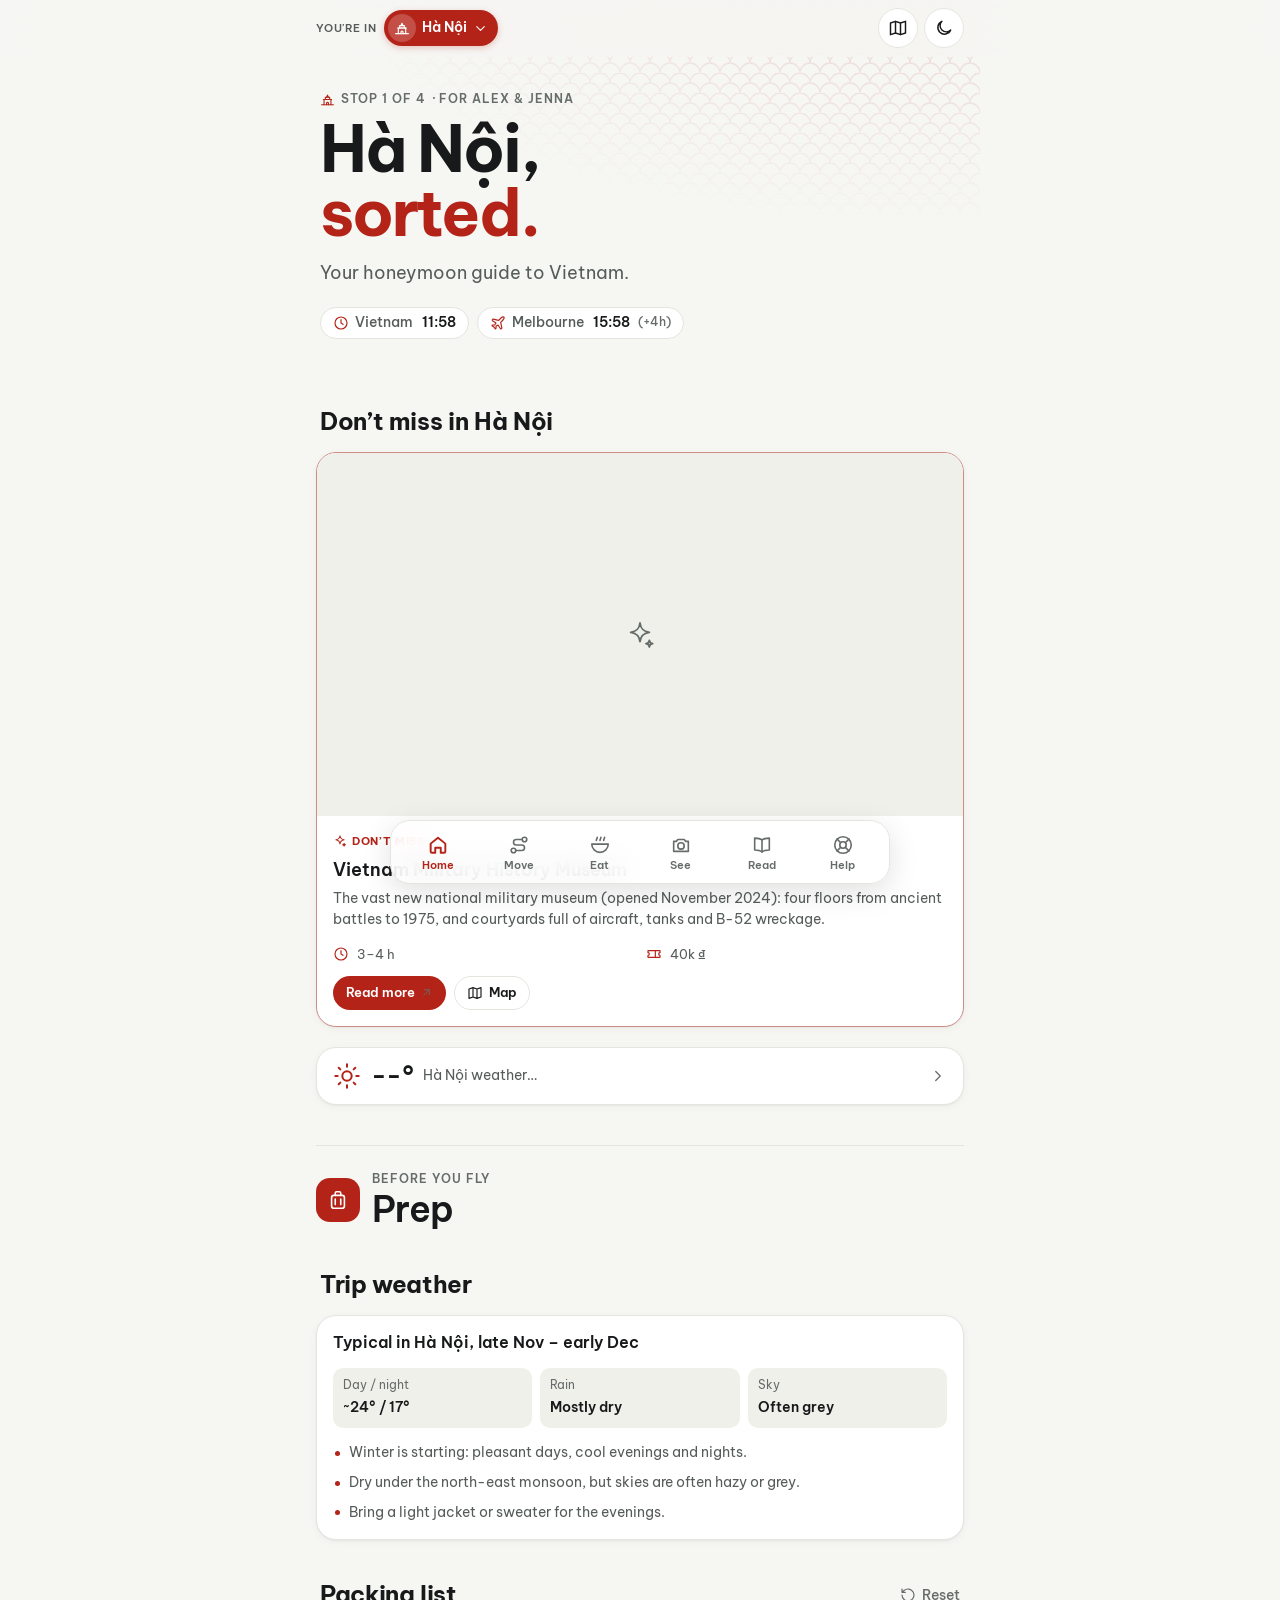
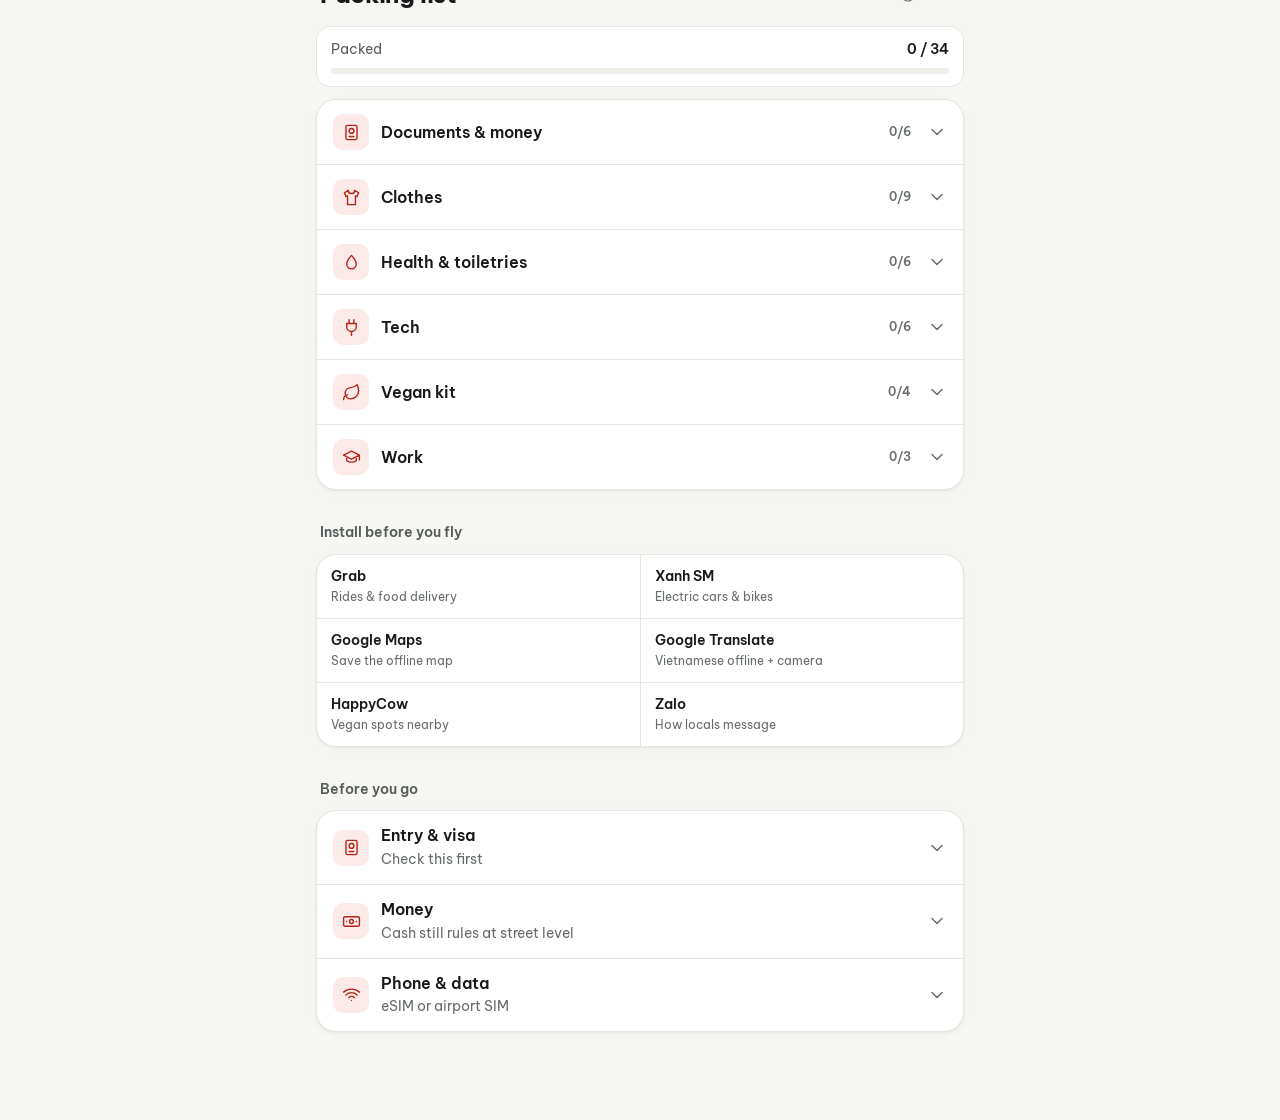
<file: index.html>
<!doctype html>
<html lang="en">
<head>
  <meta charset="utf-8">
  <meta name="viewport" content="width=device-width, initial-scale=1, viewport-fit=cover">
  <title>Vietnam Pocket Guide</title>
  <meta name="description" content="A honeymoon guide to Ho Chi Minh City for Alex & Jenna: getting around, vegan food, what to see, a map and handy tools.">
  <meta name="theme-color" content="#F7F7F5">
  <meta name="color-scheme" content="light dark">
  <script>
    /* Apply saved or system theme before first paint */
    (function () {
      var t = null;
      try { t = localStorage.getItem("sgn-guide-theme"); } catch (e) {}
      if (t !== "light" && t !== "dark") {
        t = window.matchMedia && matchMedia("(prefers-color-scheme: dark)").matches ? "dark" : "light";
      }
      document.documentElement.setAttribute("data-theme", t);
    })();
  </script>
  <link rel="icon" href="data:image/svg+xml,<svg xmlns='http://www.w3.org/2000/svg' viewBox='0 0 32 32'><rect width='32' height='32' rx='8' fill='%23157A52'/><path d='M16 25c-5 0-8-3.5-8-8 0-5 4-9 13-10 0 9-1 18-5 18Z' fill='white'/></svg>">
  <link rel="preconnect" href="https://fonts.googleapis.com">
  <link rel="preconnect" href="https://fonts.gstatic.com" crossorigin>
  <link href="https://fonts.googleapis.com/css2?family=Be+Vietnam+Pro:wght@400;500;600;700&display=swap" rel="stylesheet">
  <link rel="stylesheet" href="css/style.css?v=20261118c">
</head>
<body>

<!-- ============ ICON SYSTEM — 24×24 grid, 1.75 stroke, round caps ============ -->
<svg width="0" height="0" style="position:absolute" aria-hidden="true">
  <symbol id="i-leaf" viewBox="0 0 24 24"><path d="M11 20A7 7 0 0 1 9.8 6.1C15.5 5 17 4.5 19 2c1 2 2 4.2 2 8 0 5.5-4.8 10-10 10Z"/><path d="M2 21c0-3 1.9-5.4 5.1-6"/></symbol>
  <symbol id="i-sun" viewBox="0 0 24 24"><circle cx="12" cy="12" r="4"/><path d="M12 2v2M12 20v2M4.9 4.9l1.4 1.4M17.7 17.7l1.4 1.4M2 12h2M20 12h2M4.9 19.1l1.4-1.4M17.7 6.3l1.4-1.4"/></symbol>
  <symbol id="i-moon" viewBox="0 0 24 24"><path d="M20 14.5A8 8 0 1 1 9.5 4a6.5 6.5 0 0 0 10.5 10.5Z"/></symbol>
  <symbol id="i-clock" viewBox="0 0 24 24"><circle cx="12" cy="12" r="9"/><path d="M12 7v5l3 2"/></symbol>
  <symbol id="i-cloud" viewBox="0 0 24 24"><path d="M17.5 19H9a7 7 0 1 1 6.7-9h1.8a4.5 4.5 0 0 1 0 9Z"/></symbol>
  <symbol id="i-rain" viewBox="0 0 24 24"><path d="M17.5 14H9a6 6 0 1 1 5.7-7.9h1.3a4 4 0 0 1 1.5 7.9Z"/><path d="m8 18-1 3M12 18l-1 3M16 18l-1 3"/></symbol>
  <symbol id="i-pin" viewBox="0 0 24 24"><path d="M12 21s7-6.2 7-11.5a7 7 0 0 0-14 0C5 14.8 12 21 12 21Z"/><circle cx="12" cy="9.5" r="2.5"/></symbol>
  <symbol id="i-palette" viewBox="0 0 24 24"><path d="M12 3a9 9 0 0 0 0 18c1.1 0 1.8-.8 1.8-1.8 0-.5-.2-.9-.5-1.2-.3-.3-.5-.8-.5-1.2 0-1 .8-1.8 1.8-1.8H17a4 4 0 0 0 4-4C21 6.6 17 3 12 3Z"/><circle cx="7.5" cy="11" r="1"/><circle cx="10" cy="7" r="1"/><circle cx="14.5" cy="7" r="1"/><circle cx="17" cy="10.5" r="1"/></symbol>
  <symbol id="i-bag" viewBox="0 0 24 24"><path d="M5 8h14l-1 13H6Z"/><path d="M9 8V6a3 3 0 0 1 6 0v2"/></symbol>
  <symbol id="i-photo" viewBox="0 0 24 24"><rect x="3" y="5" width="18" height="14" rx="2"/><circle cx="8.5" cy="10" r="1.5"/><path d="m21 15-5-5L5 19"/></symbol>
  <symbol id="i-arrow" viewBox="0 0 24 24"><path d="M7 17 17 7M8 7h9v9"/></symbol>
  <symbol id="i-chevron" viewBox="0 0 24 24"><path d="m6 9 6 6 6-6"/></symbol>
  <symbol id="i-check" viewBox="0 0 24 24"><path d="m5 12.5 4.5 4.5L19 7.5"/></symbol>
  <symbol id="i-x" viewBox="0 0 24 24"><path d="M6 6l12 12M18 6 6 18"/></symbol>
  <symbol id="i-volume" viewBox="0 0 24 24"><path d="M11 5 6 9H3v6h3l5 4V5Z"/><path d="M15.5 8.5a5 5 0 0 1 0 7M18.5 5.5a9 9 0 0 1 0 13"/></symbol>
  <symbol id="i-phone" viewBox="0 0 24 24"><path d="M5 4h3.5l2 5-2.5 1.5a11 11 0 0 0 5.5 5.5L15 13.5l5 2V19a2 2 0 0 1-2 2A16 16 0 0 1 3 6a2 2 0 0 1 2-2Z"/></symbol>
  <symbol id="i-city" viewBox="0 0 24 24"><path d="M3 21h18M5 21V10l4-2v13M9 21V4l6 3v14M15 21v-9l4 2v7"/></symbol>
  <symbol id="i-glass" viewBox="0 0 24 24"><path d="M5 4h14l-7 8Z"/><path d="M12 12v8M8 20h8"/></symbol>
  <symbol id="i-beer" viewBox="0 0 24 24"><path d="M6 8h10v11a2 2 0 0 1-2 2H8a2 2 0 0 1-2-2Z"/><path d="M16 11h2a2 2 0 0 1 2 2v2a2 2 0 0 1-2 2h-2"/><path d="M6 8a3 3 0 0 1 5-2.2A3 3 0 0 1 16 8"/></symbol>
  <symbol id="i-coffee" viewBox="0 0 24 24"><path d="M4 9h13v5a5 5 0 0 1-5 5H9a5 5 0 0 1-5-5Z"/><path d="M17 11h1.5a2.5 2.5 0 0 1 0 5H17"/><path d="M8 3v3M12 3v3"/></symbol>
  <symbol id="i-locate" viewBox="0 0 24 24"><circle cx="12" cy="12" r="7"/><circle cx="12" cy="12" r="2.5"/><path d="M12 2v3M12 19v3M2 12h3M19 12h3"/></symbol>
  <symbol id="i-list" viewBox="0 0 24 24"><path d="M9 6h11M9 12h11M9 18h11"/><circle cx="4.5" cy="6" r="1"/><circle cx="4.5" cy="12" r="1"/><circle cx="4.5" cy="18" r="1"/></symbol>
  <symbol id="i-expand" viewBox="0 0 24 24"><path d="M4 9V4h5M20 9V4h-5M4 15v5h5M20 15v5h-5"/></symbol>
  <symbol id="i-heart" viewBox="0 0 24 24"><path d="M12 20s-7.5-4.6-7.5-10.2A4.3 4.3 0 0 1 12 7.2a4.3 4.3 0 0 1 7.5 2.6C19.5 15.4 12 20 12 20Z"/></symbol>
  <symbol id="i-mic" viewBox="0 0 24 24"><rect x="9" y="3" width="6" height="11" rx="3"/><path d="M5.5 11a6.5 6.5 0 0 0 13 0M12 17.5V21"/></symbol>
  <symbol id="i-message" viewBox="0 0 24 24"><path d="M4.5 5h15a1 1 0 0 1 1 1v9a1 1 0 0 1-1 1H10l-4.5 3.5V16h-1a1 1 0 0 1-1-1V6a1 1 0 0 1 1-1Z"/></symbol>
  <symbol id="i-c-hanoi" viewBox="0 0 24 24"><path d="M2.5 20.5h19"/><path d="M6.5 20.5V12h11v8.5"/><path d="M10.5 20.5v-2.5a1.5 1.5 0 0 1 3 0v2.5"/><path d="M8.5 12V8.5h7V12"/><path d="M10.5 8.5 12 5l1.5 3.5"/><path d="M5.5 12h13"/></symbol>
  <symbol id="i-c-ninhbinh" viewBox="0 0 24 24"><path d="M2.5 16.5c.6-4.5 1.8-8 3.8-8s2.6 3 3 5c.6-4.3 1.9-8.5 4.2-8.5s3.6 4.5 4.3 8c.4-1.6 1.2-2.6 2.2-2.6"/><path d="M2.5 16.5h19"/><path d="M3 20c1.4 0 1.6-1 3-1s1.6 1 3 1 1.6-1 3-1 1.6 1 3 1 1.6-1 3-1 1.6 1 3 1"/></symbol>
  <symbol id="i-c-hue" viewBox="0 0 24 24"><path d="M2.5 9.5c3.5 0 6.5-2 9.5-5.5 3 3.5 6 5.5 9.5 5.5"/><path d="M5 9v11M19 9v11M3 20.5h18"/><path d="M7 12.5h10"/><path d="M10 20.5v-5h4v5"/></symbol>
  <symbol id="i-c-saigon" viewBox="0 0 24 24"><path d="M5 21h14"/><path d="M9.5 21 9 9.5C9 6 10.4 3.8 12 2.5c1.6 1.3 3 3.5 3 7L14.5 21"/><path d="M7 12.5c2.5-.8 7.5-.8 10 0"/><path d="M12 15v6"/></symbol>
  <symbol id="i-pavilion" viewBox="0 0 24 24"><path d="M2.5 9.5c3.5 0 6.5-2 9.5-5.5 3 3.5 6 5.5 9.5 5.5"/><path d="M5 9v11M19 9v11M3 20.5h18"/><path d="M7 12.5h10"/><path d="M10 20.5v-5h4v5"/></symbol>
  <symbol id="i-info" viewBox="0 0 24 24"><circle cx="12" cy="12" r="9"/><path d="M12 11v5M12 8h.01"/></symbol>
  <symbol id="i-reset" viewBox="0 0 24 24"><path d="M3 12a9 9 0 1 0 3-6.7L3 8M3 3v5h5"/></symbol>
  <symbol id="i-ticket" viewBox="0 0 24 24"><path d="M3 7h18v3a2 2 0 0 0 0 4v3H3v-3a2 2 0 0 0 0-4ZM14 7v10"/></symbol>
  <symbol id="i-bike" viewBox="0 0 24 24"><circle cx="5.5" cy="17" r="2.5"/><circle cx="18.5" cy="17" r="2.5"/><path d="M8 17h6.5l3-7H14M14 10l-1.5-4H10M5.5 14.5 8 10h5"/></symbol>
  <symbol id="i-train" viewBox="0 0 24 24"><rect x="5" y="3" width="14" height="13" rx="3"/><path d="M5 10h14M9 13h.01M15 13h.01M8 16l-2 5M16 16l2 5"/></symbol>
  <symbol id="i-walk" viewBox="0 0 24 24"><circle cx="13" cy="4" r="1.75"/><path d="m9 21 2.5-6.5L14 17v4M11.5 14.5 12.5 9 9 11v3M12.5 9l2.5 3 2.5 1"/></symbol>
  <symbol id="i-plane" viewBox="0 0 24 24"><path d="M17.8 19.2 16 11l3.5-3.5C21 6 21.5 4 21 3c-1-.5-3 0-4.5 1.5L13 8 4.8 6.2c-.5-.1-.9.1-1.1.5l-.3.5c-.2.5-.1 1 .3 1.3L9 12l-2 3H4l-1 1 3 2 2 3 1-1v-3l3-2 3.5 5.3c.3.4.8.5 1.3.3l.5-.2c.4-.3.6-.7.5-1.2Z"/></symbol>
  <symbol id="i-boat" viewBox="0 0 24 24"><path d="M2 20c2 1 4 1 6 0s4-1 6 0 4 1 6 0M4 17l-1.5-5h19L20 17M6 12V8h12v4M12 8V4"/></symbol>
  <symbol id="i-car" viewBox="0 0 24 24"><path d="m5 11 1.5-4.5A2 2 0 0 1 8.4 5h7.2a2 2 0 0 1 1.9 1.5L19 11M3 11h18v6H3ZM6.5 14h1M16.5 14h1M5 17v2M19 17v2"/></symbol>
  <symbol id="i-van" viewBox="0 0 24 24"><path d="M4 17V7a2 2 0 0 1 2-2h12a2 2 0 0 1 2 2v10ZM4 12h16M8 17v2M16 17v2M8 14.5h.01M16 14.5h.01"/></symbol>
  <symbol id="i-cart" viewBox="0 0 24 24"><path d="M3 4h2l2.4 10.2a1.5 1.5 0 0 0 1.5 1.1h8.3a1.5 1.5 0 0 0 1.4-1.1L20 7H6.2"/><circle cx="9" cy="20" r="1.3"/><circle cx="17" cy="20" r="1.3"/></symbol>
  <symbol id="i-cash" viewBox="0 0 24 24"><rect x="2" y="6" width="20" height="12" rx="2"/><circle cx="12" cy="12" r="2.5"/><path d="M6 12h.01M18 12h.01"/></symbol>
  <symbol id="i-wifi" viewBox="0 0 24 24"><path d="M5 12.5a10 10 0 0 1 14 0M8.5 16a5 5 0 0 1 7 0M2 9a15 15 0 0 1 20 0M12 19.5h.01"/></symbol>
  <symbol id="i-shield" viewBox="0 0 24 24"><path d="M12 3l8 3v6c0 5-3.5 8-8 9-4.5-1-8-4-8-9V6Z"/></symbol>
  <symbol id="i-drop" viewBox="0 0 24 24"><path d="M12 3s6 6.5 6 11a6 6 0 0 1-12 0c0-4.5 6-11 6-11Z"/></symbol>
  <symbol id="i-map" viewBox="0 0 24 24"><path d="M9 4 3 6v14l6-2 6 2 6-2V4l-6 2-6-2ZM9 4v14M15 6v14"/></symbol>
  <symbol id="i-grad" viewBox="0 0 24 24"><path d="M22 9 12 4 2 9l10 5 10-5ZM6 11v5c3 2.5 9 2.5 12 0v-5M22 9v6"/></symbol>
  <symbol id="i-swap" viewBox="0 0 24 24"><path d="M7 4 3 8l4 4M3 8h14M17 20l4-4-4-4M21 16H7"/></symbol>
  <symbol id="i-landmark" viewBox="0 0 24 24"><path d="M3 21h18M5 21v-9M9.5 21v-9M14.5 21v-9M19 21v-9M2 10l10-6 10 6Z"/></symbol>
  <symbol id="i-temple" viewBox="0 0 24 24"><path d="M12 2v3M4 9h16l-3-4H7ZM6 9v3M18 9v3M3 15h18l-2-3H5ZM6 15v6M18 15v6M3 21h18M10 21v-3h4v3"/></symbol>
  <symbol id="i-sparkle" viewBox="0 0 24 24"><path d="M12 3c.6 4.5 2.5 6.4 7 7-4.5.6-6.4 2.5-7 7-.6-4.5-2.5-6.4-7-7 4.5-.6 6.4-2.5 7-7ZM19 16c.2 1.6.9 2.3 2.5 2.5-1.6.2-2.3.9-2.5 2.5-.2-1.6-.9-2.3-2.5-2.5 1.6-.2 2.3-.9 2.5-2.5Z"/></symbol>
  <symbol id="i-calendar" viewBox="0 0 24 24"><rect x="3" y="5" width="18" height="16" rx="2"/><path d="M3 10h18M8 3v4M16 3v4"/></symbol>
  <symbol id="i-passport" viewBox="0 0 24 24"><rect x="5" y="3" width="14" height="18" rx="2"/><circle cx="12" cy="10" r="3"/><path d="M9 17h6"/></symbol>
  <symbol id="i-shirt" viewBox="0 0 24 24"><path d="M8 3 3 6l2 5 2-1v11h10V10l2 1 2-5-5-3a4 4 0 0 1-8 0Z"/></symbol>
  <symbol id="i-plug" viewBox="0 0 24 24"><path d="M9 2v5M15 2v5M6 7h12v4a6 6 0 0 1-12 0ZM12 17v5"/></symbol>
  <symbol id="i-bowl" viewBox="0 0 24 24"><path d="M3 11h18a9 9 0 0 1-18 0Z"/><path d="M8 7c0-1.5 1-2 1-3.5M12 7c0-1.5 1-2 1-3.5M16 7c0-1.5 1-2 1-3.5"/></symbol>
  <!-- tab bar -->
  <symbol id="t-home" viewBox="0 0 24 24"><path d="M4 10.5 12 4l8 6.5V19a1.5 1.5 0 0 1-1.5 1.5H15v-5.5H9v5.5H5.5A1.5 1.5 0 0 1 4 19Z"/></symbol>
  <symbol id="t-read" viewBox="0 0 24 24"><path d="M12 6.5C10.4 5.1 8 4.5 4 4.5v13c4 0 6.4.6 8 2 1.6-1.4 4-2 8-2v-13c-4 0-6.4.6-8 2Z"/><path d="M12 6.5v13"/></symbol>
  <symbol id="t-prep" viewBox="0 0 24 24"><rect x="5" y="7" width="14" height="14" rx="2.5"/><path d="M9 7V4.5A1.5 1.5 0 0 1 10.5 3h3A1.5 1.5 0 0 1 15 4.5V7M9 11v6M15 11v6"/></symbol>
  <symbol id="t-move" viewBox="0 0 24 24"><circle cx="6" cy="18" r="2.5"/><circle cx="18" cy="6" r="2.5"/><path d="M8.5 18H15a3 3 0 0 0 0-6H9a3 3 0 0 1 0-6h6.5"/></symbol>
  <symbol id="t-see" viewBox="0 0 24 24"><path d="M4 8h3l1.5-2h7L17 8h3v11H4Z"/><circle cx="12" cy="13" r="3.5"/></symbol>
  <symbol id="t-help" viewBox="0 0 24 24"><circle cx="12" cy="12" r="9"/><circle cx="12" cy="12" r="3.5"/><path d="m5.6 5.6 3.9 3.9M14.5 14.5l3.9 3.9M18.4 5.6l-3.9 3.9M9.5 14.5l-3.9 3.9"/></symbol>
</svg>

<!-- ============ TOP BAR ============ -->
<header class="topbar">
  <div class="wrap topbar-in">
    <div class="city-pick" id="city-pick">
      <span class="cp-label" aria-hidden="true">You're in</span>
      <div class="cp-wrap">
        <button class="city-btn" id="city-btn" type="button" aria-haspopup="listbox" aria-expanded="false" aria-controls="city-menu" aria-label="You're in Hà Nội. Change location">
          <span class="cb-ic"><svg class="i" aria-hidden="true"><use data-city-icon href="#i-c-hanoi"/></svg></span><span class="cb-txt" id="city-btn-name">Hà Nội</span><svg class="i chev" aria-hidden="true"><use href="#i-chevron"/></svg>
        </button>
        <ul class="city-menu" id="city-menu" role="listbox" aria-label="Location" tabindex="-1" hidden></ul>
      </div>
    </div>
    <div class="top-actions">
    <a class="icon-btn" id="map-btn" href="#map" aria-label="Map of all places"><svg class="i"><use href="#i-map"/></svg></a>
    <button class="icon-btn" id="theme-toggle" type="button" aria-label="Toggle dark theme">
      <svg class="i only-light"><use href="#i-moon"/></svg>
      <svg class="i only-dark"><use href="#i-sun"/></svg>
    </button>
    </div>
  </div>
</header>

<main class="wrap">

  <!-- =============================== HOME =============================== -->
  <section class="view" id="home" data-view>
    <div class="hero">
      <div class="cover" aria-hidden="true"></div>
      <p class="overline hero-stop"><svg class="i" aria-hidden="true"><use data-city-icon href="#i-c-hanoi"/></svg><span data-city-stop>Stop 1 of 4</span> · For Alex &amp; Jenna</p>
      <h1><span data-city-name>Sài Gòn</span>,<br><span class="accent-text">sorted.</span></h1>
      <p class="lead">Your honeymoon guide to Vietnam.</p>
      <div class="pills" aria-live="polite">
        <span class="pill"><svg class="i"><use href="#i-clock"/></svg>Vietnam&nbsp;<b id="local-time">--:--</b></span>
        <span class="pill"><svg class="i"><use href="#i-plane"/></svg>Melbourne&nbsp;<b id="aus-time">--:--</b><span class="pill-sub" id="aus-diff"></span></span>
      </div>
      <div class="actions" data-city="saigon">
        <a class="btn btn-secondary" data-q="Au Lac Charner Hotel, 87-89-91 Hồ Tùng Mậu" target="_blank" rel="noopener"><svg class="i"><use href="#i-pin"/></svg>Home base</a>
      </div>
    </div>

    <section class="picks" id="picks" hidden></section>

    <a class="group wx-mini" href="#help" data-hp-go="tools" id="wx-mini" aria-label="Weather now, open full forecast">
      <div class="wx-mini-top">
        <svg class="i wx-mini-icon"><use href="#i-sun"/></svg>
        <b class="wx-mini-temp" id="wxm-temp">--°</b>
        <span class="wx-mini-desc" id="wxm-desc">Weather…</span>
        <svg class="i chev"><use href="#i-chevron"/></svg>
      </div>
      <div class="wx-mini-hours" id="wxm-hours"></div>
    </a>

    <div data-city="saigon">
    <div class="sec-head"><h2>Home base</h2></div>
    <div class="group home">
      <div class="row">
        <span class="tile"><svg class="i"><use href="#i-pin"/></svg></span>
        <span class="row-main"><span class="t">Au Lac Charner Hotel</span><span class="d">87-89-91 Hồ Tùng Mậu, D1 · next to Bitexco</span></span>
      </div>
      <div class="addr">
        <p class="overline">Show a driver</p>
        <p class="addr-vi" lang="vi">Khách sạn Âu Lạc Charner<br>87-89-91 Hồ Tùng Mậu, Quận 1</p>
      </div>
      <div class="home-actions">
        <a class="btn btn-secondary btn-sm" data-q="Au Lac Charner Hotel, 87-89-91 Hồ Tùng Mậu" target="_blank" rel="noopener"><svg class="i"><use href="#i-map"/></svg>Open in Maps</a>
        <a class="btn btn-secondary btn-sm" href="tel:+842839156666"><svg class="i"><use href="#i-phone"/></svg>Call hotel</a>
      </div>
      <ul class="list home-notes">
        <li><b>Breakfast</b> buffet: ask about vegan options.</li>
        <li><b>Rooftop</b>, pool, gym and spa.</li>
        <li><b>Airport pickup</b> on request: ask the price.</li>
        <li><b>Honeymoon</b>: mention it at check-in. Ask for fruit, not cake.</li>
      </ul>
    </div>
    </div>

    <!-- ---------- Prep: everything for before the trip ---------- -->
    <header class="part-head" id="prep">
      <span class="part-icon"><svg class="i"><use href="#t-prep"/></svg></span>
      <div><p class="overline">Before you fly</p><h2 class="part-title">Prep</h2></div>
    </header>

    <div class="sec-head"><h2>Trip weather</h2><span class="hint-inline" id="trip-dates" data-city="saigon"></span></div>
    <div class="group pad">
      <p class="t">Typical in <span data-city-name>Sài Gòn</span>, late Nov – early Dec</p>
      <div data-city="hanoi">
        <div class="stats">
          <div class="stat"><span>Day / night</span><b>~24° / 17°</b></div>
          <div class="stat"><span>Rain</span><b>Mostly dry</b></div>
          <div class="stat"><span>Sky</span><b>Often grey</b></div>
        </div>
        <ul class="list wx-notes">
          <li>Winter is starting: pleasant days, cool evenings and nights.</li>
          <li>Dry under the north-east monsoon, but skies are often hazy or grey.</li>
          <li>Bring a light jacket or sweater for the evenings.</li>
        </ul>
      </div>
      <div data-city="ninhbinh">
        <div class="stats">
          <div class="stat"><span>Day / night</span><b>~24° / 17°</b></div>
          <div class="stat"><span>Rain</span><b>Mostly dry</b></div>
          <div class="stat"><span>Mornings</span><b>Misty</b></div>
        </div>
        <ul class="list wx-notes">
          <li>Similar to Hà Nội: mild days and cool nights.</li>
          <li>Mist often hangs over the karst in the morning.</li>
          <li>Boats are cooler on the water, so bring a layer.</li>
        </ul>
      </div>
      <div data-city="hue">
        <div class="stats">
          <div class="stat"><span>Day / night</span><b>~25° / 20°</b></div>
          <div class="stat"><span>Rain</span><b>~20 days a month</b></div>
          <div class="stat"><span>Floods</span><b>Possible</b></div>
        </div>
        <ul class="list wx-notes">
          <li>Central Vietnam's wettest months: expect rain on many days.</li>
          <li>Pack a rain jacket and shoes that can get wet.</li>
          <li>Check local flood warnings before heading to the tombs.</li>
        </ul>
      </div>
      <div data-city="saigon">
        <div class="stats">
          <div class="stat"><span>Day / night</span><b>31° / 24°</b></div>
          <div class="stat"><span>Rain</span><b>Mostly dry</b></div>
          <div class="stat"><span>Sun</span><b>UV very high</b></div>
        </div>
        <ul class="list wx-notes">
          <li>Start of the dry season: sunny, the odd short shower.</li>
          <li>Hottest 11am–3pm. Walk mornings and evenings.</li>
          <li>Air-con is icy, so bring a light layer.</li>
        </ul>
        <div id="trip-forecast"></div>
      </div>
    </div>

    <div class="sec-head">
      <h2>Packing list</h2>
      <button class="text-btn" type="button" id="pack-reset"><svg class="i"><use href="#i-reset"/></svg>Reset</button>
    </div>
    <div class="progress">
      <div class="progress-top"><span>Packed</span><b><span id="pack-count">0</span> / <span id="pack-total">0</span></b></div>
      <div class="bar"><span id="pack-bar"></span></div>
    </div>
    <div id="packing"></div>

    <h3 class="label">Install before you fly</h3>
    <div class="group grid-2">
      <div class="cell"><p class="t">Grab</p><p class="d">Rides &amp; food delivery</p></div>
      <div class="cell"><p class="t">Xanh SM</p><p class="d">Electric cars &amp; bikes</p></div>
      <div class="cell"><p class="t">Google Maps</p><p class="d">Save the offline map</p></div>
      <div class="cell"><p class="t">Google Translate</p><p class="d">Vietnamese offline + camera</p></div>
      <div class="cell"><p class="t">HappyCow</p><p class="d">Vegan spots nearby</p></div>
      <div class="cell"><p class="t">Zalo</p><p class="d">How locals message</p></div>
    </div>

    <h3 class="label">Before you go</h3>
    <div class="group">
      <details class="row acc">
        <summary>
          <span class="tile"><svg class="i"><use href="#i-passport"/></svg></span>
          <span class="row-main"><span class="t">Entry &amp; visa</span><span class="d">Check this first</span></span>
          <svg class="i chev"><use href="#i-chevron"/></svg>
        </summary>
        <div class="acc-body">
          <ul class="list">
            <li>Check whether your passport needs an e-visa. If it does, apply only on the official government portal, <b>evisa.gov.vn</b>, and avoid look-alike agency sites.</li>
            <li>Your passport needs 6+ months of validity and a blank page.</li>
            <li>Keep a PDF of the e-visa and your booking on your phone, and a printout too.</li>
          </ul>
        </div>
      </details>
      <details class="row acc">
        <summary>
          <span class="tile"><svg class="i"><use href="#i-cash"/></svg></span>
          <span class="row-main"><span class="t">Money</span><span class="d">Cash still rules at street level</span></span>
          <svg class="i chev"><use href="#i-chevron"/></svg>
        </summary>
        <div class="acc-body">
          <ul class="list">
            <li>Carry cash for street food, markets and small cafés. Cards work in restaurants, malls and hotels.</li>
            <li><b>The 20k and 500k notes are both blue</b>, so check before you hand one over. The 10k and 200k notes are easy to mix up too.</li>
            <li>"50k" or just "50" on a price means 50,000 ₫.</li>
            <li>Use bank ATMs (Vietcombank, Techcombank) and choose to be charged in VND.</li>
            <li>Tipping isn't expected, but rounding up for great service is appreciated.</li>
          </ul>
        </div>
      </details>
      <details class="row acc">
        <summary>
          <span class="tile"><svg class="i"><use href="#i-wifi"/></svg></span>
          <span class="row-main"><span class="t">Phone &amp; data</span><span class="d">eSIM or airport SIM</span></span>
          <svg class="i chev"><use href="#i-chevron"/></svg>
        </summary>
        <div class="acc-body">
          <ul class="list">
            <li>Buy an eSIM before you fly, or a tourist SIM in airport arrivals (Viettel has the best coverage). You'll need your passport.</li>
            <li>Wi-Fi is everywhere, and the password is usually on the wall or your receipt.</li>
          </ul>
        </div>
      </details>
    </div>

  </section>

  <!-- =============================== MOVE =============================== -->
  <section class="view" id="move" data-view hidden>
    <header class="view-head">
      <p class="overline">Getting around</p>
      <h1>Move</h1>
      <p class="lead">Getting around <span data-city-name>Sài Gòn</span>, and on to the next stop.</p>
    </header>

    <div data-city="saigon">
    <div class="group">
      <details class="row acc" open>
        <summary>
          <span class="tile"><svg class="i"><use href="#i-bike"/></svg></span>
          <span class="row-main"><span class="t">Ride apps</span><span class="d">Grab, Xanh SM, Be — your default</span></span>
          <svg class="i chev"><use href="#i-chevron"/></svg>
        </summary>
        <div class="acc-body">
          <p>The price is fixed up front, so there's no haggling and no meter. Pay the driver in cash or link a card in the app.</p>
          <ul class="list">
            <li><b>Bike (xe ôm)</b>: fastest through traffic and cheapest. The driver gives you a helmet.</li>
            <li><b>Car</b>: better in rain or heat, or for longer trips like RMIT.</li>
            <li><b>Xanh SM</b>: the teal electric VinFast fleet, clean and quiet.</li>
            <li>Always <b>check the plate number</b>, and drop the pickup pin precisely.</li>
          </ul>
          <div class="stats">
            <div class="stat"><span>Short hop, bike</span><b>15–35k ₫</b></div>
            <div class="stat"><span>Across town, car</span><b>60–150k ₫</b></div>
            <div class="stat"><span>To RMIT, car</span><b>120–220k ₫</b></div>
          </div>
        </div>
      </details>
      <details class="row acc">
        <summary>
          <span class="tile"><svg class="i"><use href="#i-train"/></svg></span>
          <span class="row-main"><span class="t">Metro Line 1</span><span class="d">Nearest stop: Opera House, ~7 min walk</span></span>
          <svg class="i chev"><use href="#i-chevron"/></svg>
        </summary>
        <div class="acc-body">
          <p>Saigon's first metro line runs from <b>Bến Thành</b> east to <b>Suối Tiên</b>. It's clean, air-conditioned and avoids the traffic.</p>
          <ul class="list">
            <li><b>Thảo Điền</b>: cafés and vegan spots, about 15 min.</li>
            <li><b>Tân Cảng</b>: the closest stop for Landmark 81.</li>
            <li><b>Nhà hát Thành phố</b> (Opera House): your nearest station, about 7 minutes' walk up Nguyễn Huệ.</li>
          </ul>
          <p class="hint">7k–20k ₫ · machines or contactless · until ~10pm.</p>
        </div>
      </details>
      <details class="row acc">
        <summary>
          <span class="tile"><svg class="i"><use href="#i-walk"/></svg></span>
          <span class="row-main"><span class="t">Crossing the street</span><span class="d">The one skill you need on day one</span></span>
          <svg class="i chev"><use href="#i-chevron"/></svg>
        </summary>
        <div class="acc-body">
          <ol class="list numbered">
            <li>Wait for a gap, not an empty road. The road won't empty.</li>
            <li>Walk at a <b>slow, steady, predictable pace</b>. Bikes will flow around you.</li>
            <li><b>Don't stop suddenly, run, or step back.</b></li>
            <li>Watch for cars and buses, because they won't swerve.</li>
          </ol>
        </div>
      </details>
      <details class="row acc">
        <summary>
          <span class="tile"><svg class="i"><use href="#i-plane"/></svg></span>
          <span class="row-main"><span class="t">Airport ↔ hotel</span><span class="d">Tân Sơn Nhất (SGN), ~7 km</span></span>
          <svg class="i chev"><use href="#i-chevron"/></svg>
        </summary>
        <div class="acc-body">
          <ul class="list">
            <li><b>Grab / Xanh SM car</b>: follow the app's pickup signs in arrivals. It takes 30–60 min and costs roughly 120–250k ₫.</li>
            <li><b>Bus 109</b>: the airport bus to the 23/9 Park terminal by Bến Thành, then a 15-minute walk or a short Grab to the hotel. Cheap and air-conditioned.</li>
            <li><b>Hotel pickup</b>: the hotel can arrange one. Ask for the price when you book.</li>
            <li>Ignore the touts offering a "taxi" in the arrivals hall.</li>
          </ul>
          <p class="hint">Check your ticket: Long Thành airport is ~40 km east.</p>
        </div>
      </details>
      <details class="row acc">
        <summary>
          <span class="tile"><svg class="i"><use href="#i-car"/></svg></span>
          <span class="row-main"><span class="t">Taxis &amp; cyclos</span><span class="d">Fine, with care</span></span>
          <svg class="i chev"><use href="#i-chevron"/></svg>
        </summary>
        <div class="acc-body">
          <ul class="list">
            <li>If you hail one, use only <b>Vinasun</b> (white) or <b>Mai Linh</b> (green) and make sure the meter is on.</li>
            <li><b>Cyclos</b> are a tourist experience. Agree on the price and how long the ride lasts first, in writing.</li>
          </ul>
        </div>
      </details>
      <details class="row acc">
        <summary>
          <span class="tile"><svg class="i"><use href="#i-grad"/></svg></span>
          <span class="row-main"><span class="t">Getting to RMIT</span><span class="d">Saigon South campus</span></span>
          <svg class="i chev"><use href="#i-chevron"/></svg>
        </summary>
        <div class="acc-body">
          <ul class="list">
            <li>The campus is at <b>702 Nguyễn Văn Linh</b>, Phú Mỹ Hưng (formerly District 7), 30–50 min by car.</li>
            <li>At rush hour (7–9am and 4:30–7pm), book your car 10 minutes before you need it.</li>
            <li>Phú Mỹ Hưng is calm and walkable, with lots of places for lunch.</li>
          </ul>
          <a class="link" data-q="RMIT University Saigon South Campus" target="_blank" rel="noopener">Open in Maps<svg class="i"><use href="#i-arrow"/></svg></a>
        </div>
      </details>
    </div>

    <h3 class="label">From the hotel to…</h3>
    <div class="group">
      <div class="row kv"><span>Nguyễn Huệ / Bitexco</span><b>Walk 2–3 min</b></div>
      <div class="row kv"><span>Opera House</span><b>Walk 7 min</b></div>
      <div class="row kv"><span>Independence Palace</span><b>Walk 18 min</b></div>
      <div class="row kv"><span>War Remnants Museum</span><b>Car 10 min</b></div>
      <div class="row kv"><span>Thảo Điền</span><b>Metro 15 min + walk 7</b></div>
      <div class="row kv"><span>Chợ Lớn (Chinatown)</span><b>Car 20–30 min</b></div>
      <div class="row kv"><span>RMIT Saigon South</span><b>Car 30–50 min</b></div>
      <div class="row kv"><span>Airport (SGN)</span><b>Car 30–60 min</b></div>
    </div>
    </div>

    <div data-city="hanoi">
    <div class="group">
      <details class="row acc" open>
        <summary>
          <span class="tile"><svg class="i"><use href="#i-bike"/></svg></span>
          <span class="row-main"><span class="t">Ride apps</span><span class="d">Grab, Xanh SM, Be: your default</span></span>
          <svg class="i chev"><use href="#i-chevron"/></svg>
        </summary>
        <div class="acc-body">
          <p>Grab, Xanh SM (now also branded Green SM) and Be all work here. The price is fixed up front.</p>
          <ul class="list">
            <li><b>Bike</b> is quickest through the Old Quarter; take a <b>car</b> in rain or the cold evenings.</li>
            <li>From Friday 7pm to Sunday midnight the streets around Hoàn Kiếm Lake are a <b>walking street</b>. Set your pickup a block away.</li>
            <li>Check the plate number before you get in.</li>
          </ul>
          <div class="stats">
            <div class="stat"><span>Old Quarter hop, bike</span><b>15–30k ₫</b></div>
            <div class="stat"><span>Lake → mausoleum, car</span><b>40–70k ₫</b></div>
            <div class="stat"><span>Airport, car</span><b>300–450k ₫</b></div>
          </div>
        </div>
      </details>
      <details class="row acc">
        <summary>
          <span class="tile"><svg class="i"><use href="#i-walk"/></svg></span>
          <span class="row-main"><span class="t">On foot</span><span class="d">The Old Quarter is a walking city</span></span>
          <svg class="i chev"><use href="#i-chevron"/></svg>
        </summary>
        <div class="acc-body">
          <p>The Old Quarter is best on foot, but its pavements are parking lots, so you'll walk in the road a lot.</p>
          <ul class="list">
            <li>Cross the way you would in Saigon: slow, steady, no sudden stops.</li>
            <li>Hoàn Kiếm Lake makes an easy landmark; most of the Old Quarter is within 15 minutes of it.</li>
            <li>Evenings in late November can be cool, so bring a light layer.</li>
          </ul>
        </div>
      </details>
      <details class="row acc">
        <summary>
          <span class="tile"><svg class="i"><use href="#i-plane"/></svg></span>
          <span class="row-main"><span class="t">Airport ↔ Old Quarter</span><span class="d">Nội Bài (HAN), ~30 km</span></span>
          <svg class="i chev"><use href="#i-chevron"/></svg>
        </summary>
        <div class="acc-body">
          <ul class="list">
            <li><b>Grab / Xanh SM car</b>: 40–60 min to the Old Quarter (longer at rush hour or in rain), about 300–450k ₫.</li>
            <li><b>Bus 86</b> (orange airport express): about 50k ₫, every 25–30 min, 7am–10pm, to Hà Nội railway station via the Old Quarter area.</li>
            <li><b>Taxi</b>: use the official rank outside arrivals (Mai Linh, Xanh SM) and make sure the meter starts. Walk past anyone who approaches you inside.</li>
            <li>If a Grab driver asks you to cancel and pay cash, decline.</li>
          </ul>
          <p class="hint">Nội Bài (HAN) is about 30 km north of the centre.</p>
        </div>
      </details>
      <details class="row acc">
        <summary>
          <span class="tile"><svg class="i"><use href="#i-car"/></svg></span>
          <span class="row-main"><span class="t">Taxis, cyclos &amp; metro</span><span class="d">Fine, with care</span></span>
          <svg class="i chev"><use href="#i-chevron"/></svg>
        </summary>
        <div class="acc-body">
          <ul class="list">
            <li>If you hail one, use <b>Mai Linh</b> (green) or <b>Xanh SM</b> (teal) and make sure the meter is on.</li>
            <li><b>Cyclos</b> around the lake are a fun ride: agree on the price and duration first.</li>
            <li>The <b>metro</b> exists (Lines 2A and 3) but doesn't serve the Old Quarter yet, so it isn't much use for sightseeing.</li>
          </ul>
        </div>
      </details>
      <details class="row acc">
        <summary>
          <span class="tile"><svg class="i"><use href="#i-train"/></svg></span>
          <span class="row-main"><span class="t">Train Street</span><span class="d">Check before you go</span></span>
          <svg class="i chev"><use href="#i-chevron"/></svg>
        </summary>
        <div class="acc-body">
          <p>Trains run close past homes and cafés, but access changes often.</p>
          <ul class="list">
            <li>Tours there are banned and police sometimes close it; in 2026 the city also moved to cut trains on part of the line.</li>
            <li>If cafés are open, sit inside or well back, and never stand on the tracks.</li>
            <li>Leave if there are barriers or police asking people to go.</li>
          </ul>
        </div>
      </details>
      <details class="row acc">
        <summary>
          <span class="tile"><svg class="i"><use href="#i-van"/></svg></span>
          <span class="row-main"><span class="t">On to Ninh Bình</span><span class="d">About 2 hours south</span></span>
          <svg class="i chev"><use href="#i-chevron"/></svg>
        </summary>
        <div class="acc-body">
          <ul class="list">
            <li><b>Limousine van</b>: door to door from Old Quarter hotels to Tam Cốc or Tràng An, about 2–3 h, from ~180–250k ₫ each. Your hotel can book it.</li>
            <li><b>Train</b>: about 2 h 10 min from Hà Nội station to Ninh Bình, several a day (e.g. 6am, 8am, 1pm), soft seat from ~210k ₫. Then a 15-minute Grab to Tam Cốc.</li>
            <li><b>Private car</b>: about 2 h, from ~900k ₫ for the car.</li>
          </ul>
          <p class="hint">Book trains at dsvn.vn (the official site) or through 12Go / Baolau if your card is refused.</p>
        </div>
      </details>
    </div>

    <h3 class="label">From Hoàn Kiếm Lake to…</h3>
    <div class="group">
      <div class="row kv"><span>Old Quarter night market</span><b>Walk 5 min</b></div>
      <div class="row kv"><span>Water puppets</span><b>Walk 2 min</b></div>
      <div class="row kv"><span>Hỏa Lò Prison</span><b>Walk 15 min</b></div>
      <div class="row kv"><span>Temple of Literature</span><b>Car 10 min</b></div>
      <div class="row kv"><span>Mausoleum &amp; Citadel</span><b>Car 10–15 min</b></div>
      <div class="row kv"><span>West Lake, Trấn Quốc</span><b>Car 15 min</b></div>
      <div class="row kv"><span>Museum of Ethnology</span><b>Car 25 min</b></div>
      <div class="row kv"><span>Bát Tràng</span><b>Car 30 min</b></div>
      <div class="row kv"><span>Airport (HAN)</span><b>Car 40–60 min</b></div>
    </div>
    </div>

    <div data-city="ninhbinh">
    <div class="group">
      <details class="row acc" open>
        <summary>
          <span class="tile"><svg class="i"><use href="#i-bike"/></svg></span>
          <span class="row-main"><span class="t">Bikes, Grab &amp; taxis</span><span class="d">Cycle around Tam Cốc</span></span>
          <svg class="i chev"><use href="#i-chevron"/></svg>
        </summary>
        <div class="acc-body">
          <ul class="list">
            <li><b>Bicycle</b> is the nicest way around Tam Cốc: about 50–100k ₫ a day from your hotel. Hang Múa and Bích Động are an easy ride.</li>
            <li><b>Grab</b> works well in Ninh Bình city but cars are scarcer in Tam Cốc, so book a little early or ask your hotel.</li>
            <li><b>Taxi</b> Tam Cốc ↔ city: about 80–120k ₫.</li>
            <li>Motorbike rental (~100–150k ₫ a day) needs a valid licence and insurance cover; most travel insurance won't pay out without them.</li>
          </ul>
        </div>
      </details>
      <details class="row acc">
        <summary>
          <span class="tile"><svg class="i"><use href="#i-boat"/></svg></span>
          <span class="row-main"><span class="t">The boat trips</span><span class="d">Tickets and timing</span></span>
          <svg class="i chev"><use href="#i-chevron"/></svg>
        </summary>
        <div class="acc-body">
          <ul class="list">
            <li><b>Tràng An</b>: 300k ₫ each including the boat (2026). Boats take four or five people; a private boat is about 1.2M ₫. Go at 7–8am.</li>
            <li>Route 3 has been closed since July 2026 floods; Routes 1 and 2 were running. Check at the ticket desk.</li>
            <li><b>Tam Cốc</b>: prices vary by source (about 250k ₫ each). Agree "no stops" with your rower.</li>
            <li>Heavy rain can cancel boats on the day. Bring a light jacket: mornings on the water are cool.</li>
          </ul>
          <p><b>Tipping the rower</b> isn't included in the ticket. Most rowers are local women over 50, paid a fixed amount per trip.</p>
          <ul class="list">
            <li><b>Tràng An</b>: about 50k ₫ per person (100–200k ₫ for a private boat), in cash, straight to the rower at the end. Rowers here don't ask.</li>
            <li><b>Tam Cốc</b>: about 50–100k ₫ per boat. Rowers are banned from asking for tips or selling, but some still push. Decide the amount beforehand, hand it over as you step off, and say "Cảm ơn" (thank you) and walk on.</li>
            <li>Skip the floating vendors' "drink for the rower" (about 100k ₫ for a 20k drink). Buy water at the pier and give it to her yourself.</li>
            <li>Problems can be reported to the Ninh Bình Department of Tourism, which follows up on complaints.</li>
          </ul>
        </div>
      </details>
      <details class="row acc">
        <summary>
          <span class="tile"><svg class="i"><use href="#i-train"/></svg></span>
          <span class="row-main"><span class="t">On to Huế</span><span class="d">Overnight sleeper train</span></span>
          <svg class="i chev"><use href="#i-chevron"/></svg>
        </summary>
        <div class="acc-body">
          <ul class="list">
            <li><b>Overnight train</b>: the easiest way. SE trains leave Ninh Bình about 9:30–11pm and reach Huế about 8–10am (10–11 h). Book a <b>4-berth soft sleeper</b> cabin; some trains carry private carriages (Lotus, Violette, Livitrans) at about double the fare.</li>
            <li><b>Sleeper bus</b>: 9–10 h overnight, from ~460k ₫, but it arrives at 2–5am. Not recommended.</li>
            <li><b>Fly</b>: drive back to Hà Nội (2 h) and fly to Huế (about 1 h 20 min).</li>
          </ul>
          <p class="hint">Times change; check dsvn.vn. Tickets open about 60 days ahead.</p>
        </div>
      </details>
    </div>

    <h3 class="label">From Tam Cốc to…</h3>
    <div class="group">
      <div class="row kv"><span>Văn Lâm wharf &amp; embroidery</span><b>Walk</b></div>
      <div class="row kv"><span>Bích Động Pagoda</span><b>Bike 10 min</b></div>
      <div class="row kv"><span>Hang Múa</span><b>Bike 15 min</b></div>
      <div class="row kv"><span>Tràng An wharf</span><b>Car 15–20 min</b></div>
      <div class="row kv"><span>Hoa Lư</span><b>Car 20 min</b></div>
      <div class="row kv"><span>Bái Đính</span><b>Car 30 min</b></div>
      <div class="row kv"><span>Ninh Bình station</span><b>Car 15 min</b></div>
      <div class="row kv"><span>Hà Nội</span><b>Car ~2 h</b></div>
    </div>
    </div>

    <div data-city="hue">
    <div class="group">
      <details class="row acc" open>
        <summary>
          <span class="tile"><svg class="i"><use href="#i-bike"/></svg></span>
          <span class="row-main"><span class="t">Ride apps &amp; drivers</span><span class="d">Grab, Xanh SM, a car for the tombs</span></span>
          <svg class="i chev"><use href="#i-chevron"/></svg>
        </summary>
        <div class="acc-body">
          <ul class="list">
            <li><b>Grab</b> and <b>Xanh SM</b> work well and are the easiest way to reach the tombs, which are 6–20 km out.</li>
            <li>For a day of tombs, hire a <b>car with driver</b> through your hotel; it waits at each stop.</li>
            <li>Grab also offers <b>Grab Cyclo</b> in the centre for a slow ride past the Citadel walls.</li>
          </ul>
          <div class="stats">
            <div class="stat"><span>Citadel ↔ south bank</span><b>25–50k ₫</b></div>
            <div class="stat"><span>To Tự Đức, car</span><b>80–130k ₫</b></div>
            <div class="stat"><span>Airport, car</span><b>150–250k ₫</b></div>
          </div>
        </div>
      </details>
      <details class="row acc">
        <summary>
          <span class="tile"><svg class="i"><use href="#i-boat"/></svg></span>
          <span class="row-main"><span class="t">Perfume River boats</span><span class="d">Dragon boats from Tòa Khâm pier</span></span>
          <svg class="i chev"><use href="#i-chevron"/></svg>
        </summary>
        <div class="acc-body">
          <ul class="list">
            <li>Dragon boats leave from the <b>Tòa Khâm pier</b> on Lê Lợi: about 200k ₫ shared, 500–800k ₫ private. Agree the route and price first.</li>
            <li>Boats stop when the river is high. Late November and December are Huế's rainy months.</li>
            <li>Tipping is optional here: around 20k ₫, or buy a small item from the family's souvenir table. A polite "no, thank you" is fine.</li>
            <li>Ignore pier touts selling cheap "Ca Huế" tickets: you may only overhear a show from a neighbouring boat.</li>
          </ul>
        </div>
      </details>
      <details class="row acc">
        <summary>
          <span class="tile"><svg class="i"><use href="#i-rain"/></svg></span>
          <span class="row-main"><span class="t">Rain &amp; floods</span><span class="d">Check each morning</span></span>
          <svg class="i chev"><use href="#i-chevron"/></svg>
        </summary>
        <div class="acc-body">
          <p>Huế gets about 650 mm of rain in November and 350 mm in December; floods can close the monuments at a few hours' notice.</p>
          <ul class="list">
            <li>Ask your hotel each morning whether the Imperial City and tombs are open.</li>
            <li>Warnings are posted by Vietnam's weather service (nchmf.gov.vn) under disaster warnings.</li>
            <li>Keep indoor options for wet days: the Royal Antiquities museum and the Fine Arts museum.</li>
            <li>Pack a proper rain jacket and shoes that can get wet.</li>
          </ul>
        </div>
      </details>
      <details class="row acc">
        <summary>
          <span class="tile"><svg class="i"><use href="#i-plane"/></svg></span>
          <span class="row-main"><span class="t">Airport &amp; on to Saigon</span><span class="d">Phú Bài (HUI), ~15 km</span></span>
          <svg class="i chev"><use href="#i-chevron"/></svg>
        </summary>
        <div class="acc-body">
          <ul class="list">
            <li><b>Phú Bài airport (HUI)</b> is 13–15 km south, 20–30 min by Grab (~150–250k ₫).</li>
            <li><b>Huế → Saigon</b>: fly with Vietnam Airlines, VietJet or Pacific Airlines (under 1.5 h). The train takes 20+ hours.</li>
            <li>Huế station is on the south bank, a short ride from the Citadel.</li>
          </ul>
        </div>
      </details>
    </div>

    <h3 class="label">From the Citadel to…</h3>
    <div class="group">
      <div class="row kv"><span>Đông Ba Market</span><b>Walk 10 min</b></div>
      <div class="row kv"><span>Thiên Mụ Pagoda</span><b>Car 10–15 min</b></div>
      <div class="row kv"><span>An Định Palace</span><b>Car 10 min</b></div>
      <div class="row kv"><span>Tomb of Tự Đức</span><b>Car 20 min</b></div>
      <div class="row kv"><span>Tomb of Khải Định</span><b>Car 20–30 min</b></div>
      <div class="row kv"><span>Tomb of Minh Mạng</span><b>Car 20–30 min</b></div>
      <div class="row kv"><span>An Bằng cemetery</span><b>Car 40 min</b></div>
      <div class="row kv"><span>Airport (HUI)</span><b>Car 25 min</b></div>
    </div>
    </div>

  </section>

  <!-- =============================== EAT =============================== -->
  <section class="view" id="eat" data-view hidden>
    <header class="view-head">
      <p class="overline">Plant-based in <span data-city-name>Sài Gòn</span></p>
      <h1>Eat</h1>
      <p class="lead"><b>Chay</b> = vegetarian · <b>thuần chay</b> = vegan.</p>
    </header>

    <button class="btn btn-primary btn-block" type="button" data-open-card>
      <svg class="i"><use href="#i-leaf"/></svg>Show the vegan card to staff
    </button>

    <div class="sec-head"><h2>Where to eat</h2><span class="hint-inline" id="eat-count"></span></div>
    <div class="seg" role="tablist" aria-label="Areas" id="eat-areas"></div>
    <div class="group" id="eat-list"></div>
    <p class="hint"><b>Vegetarian</b> places: ask about egg and dairy.</p>

    <div class="sec-head"><h2>Drinks &amp; bars</h2><span class="hint-inline" id="drink-count"></span></div>
    <div class="seg" role="tablist" aria-label="Drink types" id="drink-types"></div>
    <div class="group" id="drink-list"></div>
    <p class="hint">Order <b>cà phê đen</b> (black) or <b>sữa yến mạch</b> (oat milk). Skip egg coffee and egg-white sours.</p>

    <div class="sec-head"><h2>Dishes to try in <span data-city-name>Sài Gòn</span></h2><span class="hint-inline" id="dish-count">Swipe</span></div>
    <div class="scroller" id="dishes"></div>

    <h3 class="label">Words to watch for</h3>
    <div class="group grid-2">
      <div class="cell"><p class="t warn-text">nước mắm</p><p class="d">fish sauce</p></div>
      <div class="cell"><p class="t warn-text">mắm tôm</p><p class="d">shrimp paste</p></div>
      <div class="cell"><p class="t warn-text">dầu hào</p><p class="d">oyster sauce</p></div>
      <div class="cell"><p class="t warn-text">trứng</p><p class="d">egg, even in chay places</p></div>
      <div class="cell"><p class="t warn-text">sữa đặc</p><p class="d">condensed milk</p></div>
      <div class="cell"><p class="t warn-text">bơ / pate</p><p class="d">butter / pâté in bánh mì</p></div>
    </div>
    <p class="hint">Ask for <b>nước tương</b> (soy sauce) instead of fish sauce.</p>

  </section>

  <!-- =============================== SEE =============================== -->
  <section class="view" id="see" data-view hidden>
    <header class="view-head">
      <p class="overline">Places in <span data-city-name>Sài Gòn</span></p>
      <h1>See</h1>
      <p class="lead">Tick places off as you go.</p>
    </header>

    <div class="progress">
      <div class="progress-top"><span>Explored</span><b><span id="seen-count">0</span> / <span id="seen-total">0</span></b></div>
      <div class="bar"><span id="seen-bar"></span></div>
    </div>

    <div class="seg" role="tablist" aria-label="Categories" id="see-cats"></div>
    <div id="see-list"></div>
  </section>

  <!-- =============================== READ =============================== -->
  <section class="view" id="read" data-view hidden>
    <header class="view-head">
      <p class="overline">Traditions &amp; culture</p>
      <h1>Read</h1>
      <p class="lead">Short reads on Vietnamese traditions.</p>
    </header>
    <div class="read-list" id="read-list"></div>
  </section>

  <!-- =============================== HELP =============================== -->
  <section class="view" id="help" data-view hidden>
    <header class="view-head">
      <p class="overline">Tools, contacts &amp; safety</p>
      <h1>Help</h1>
      <p class="lead">Translate, money, weather, contacts and safety.</p>
    </header>

    <div class="seg seg-full" role="tablist" aria-label="Help sections" id="help-tabs">
      <button type="button" role="tab" data-hp="tools" aria-selected="true"><svg class="i"><use href="#i-sparkle"/></svg>Tools</button>
      <button type="button" role="tab" data-hp="contacts" aria-selected="false"><svg class="i"><use href="#i-phone"/></svg>Contacts</button>
      <button type="button" role="tab" data-hp="safety" aria-selected="false"><svg class="i"><use href="#i-shield"/></svg>Safety</button>
    </div>


    <!-- ---------- Tools ---------- -->
    <div data-hp-panel="tools">
      <div class="sec-head"><h2>Translate</h2><span class="hint-inline">Live, by text or voice</span></div>
      <div class="group pad tr" id="translate">
        <div class="tr-dir">
          <span class="tr-lang" id="tr-from">English</span>
          <button type="button" class="icon-btn sm" id="tr-swap" aria-label="Swap languages"><svg class="i"><use href="#i-swap"/></svg></button>
          <span class="tr-lang" id="tr-to">Tiếng Việt</span>
        </div>
        <div class="tr-in">
          <textarea id="tr-text" rows="3" placeholder="Type, or tap the mic and speak" aria-label="Text to translate" autocomplete="off"></textarea>
          <div class="tr-in-actions">
            <button type="button" class="tr-mic" id="tr-mic" aria-label="Speak to translate"><svg class="i"><use href="#i-mic"/></svg><span id="tr-mic-label">Speak</span></button>
            <button type="button" class="text-btn" id="tr-clear" hidden><svg class="i"><use href="#i-x"/></svg>Clear</button>
          </div>
        </div>
        <p class="tr-tip" id="tr-tip" role="status" hidden></p>
        <div class="tr-out" id="tr-out" hidden>
          <p class="tr-result" id="tr-result"></p>
          <div class="tr-out-actions">
            <button type="button" class="btn btn-secondary btn-sm" id="tr-say"><svg class="i"><use href="#i-volume"/></svg>Play</button>
            <button type="button" class="btn btn-secondary btn-sm" id="tr-show"><svg class="i"><use href="#i-expand"/></svg>Show</button>
          </div>
          <a class="tr-check" id="tr-google" target="_blank" rel="noopener">Check in Google Translate</a>
        </div>
      </div>
      <p class="hint">Rough machine translation by MyMemory: keep sentences short. Text is sent to their service. For menus and signs, use Google Translate's camera.</p>

      <div class="sec-head"><h2>Currency</h2><span class="hint-inline">VND ⇄ your money</span></div>
    <div class="group pad" id="converter">
      <div class="conv">
        <label class="field"><span>VND</span><input id="vnd" type="text" inputmode="numeric" placeholder="100,000" autocomplete="off"></label>
        <span class="conv-icon"><svg class="i"><use href="#i-swap"/></svg></span>
        <label class="field">
          <select id="cur" aria-label="Currency">
            <option value="AUD">AUD</option>
            <option value="USD">USD</option>
            <option value="EUR">EUR</option>
            <option value="GBP">GBP</option>
          </select>
          <input id="fx" type="text" inputmode="decimal" placeholder="0.00" autocomplete="off">
        </label>
      </div>
      <div class="chips" id="quick-vnd">
        <button type="button" data-v="20000">20k</button>
        <button type="button" data-v="50000">50k</button>
        <button type="button" data-v="100000">100k</button>
        <button type="button" data-v="200000">200k</button>
        <button type="button" data-v="500000">500k</button>
      </div>
      <p class="hint" id="rate-note">Approximate rate.</p>
    </div>

      <div class="sec-head"><h2>Weather now</h2><span class="hint-inline" id="wx-updated"></span></div>
      <div class="group pad">
        <div class="wx-now">
          <svg class="i wx-big" id="wx-icon"><use href="#i-sun"/></svg>
          <div class="wx-now-main"><p class="wx-temp"><span id="wx-temp">--</span>°</p><p class="d" id="wx-desc">Loading weather…</p></div>
        </div>
        <div class="stats" id="wx-stats"></div>
        <div class="stats" id="wx-sun"></div>
        <p class="wx-aqi-tip" id="wx-aqi-tip" hidden></p>
      </div>

      <div class="sec-head"><h2>Hour by hour</h2><span class="hint-inline">Next 3 days</span></div>
      <div class="seg" role="tablist" aria-label="Forecast day" id="wx-daytabs"></div>
      <div class="group pad">
        <p class="wx-sum" id="wx-sum"></p>
        <div class="wx-days wx-hours" id="wx-hours"></div>
      </div>
      <p class="hint">Forecast for the hotel area. % = chance of rain.</p>

      <div class="sec-head"><h2>Fair prices</h2><span class="hint-inline">Rough 2026 guide</span></div>
      <div id="price-list"></div>
      <p class="hint">Stalls = low end, malls and tourist streets = high end. "50" on a sign = 50,000 ₫.</p>

    </div>

    <!-- ---------- Contacts ---------- -->
    <div data-hp-panel="contacts" hidden>
    <div class="sec-head"><h2>Emergency</h2><span class="hint-inline">Free from any phone</span></div>
    <div class="group grid-3">
      <a class="cell sos" href="tel:113"><p class="t">113</p><p class="d">Police</p></a>
      <a class="cell sos" href="tel:114"><p class="t">114</p><p class="d">Fire</p></a>
      <a class="cell sos" href="tel:115"><p class="t">115</p><p class="d">Ambulance</p></a>
    </div>
    <p class="hint">Operators may not speak English. The hotel can call for you.</p>

    <h3 class="label">Your people</h3>
    <div class="group">
      <div class="row contact">
        <span class="tile"><svg class="i"><use href="#i-sparkle"/></svg></span>
        <div class="row-main"><p class="t">Danh RMIT</p><p class="num">0356 003 562</p></div>
        <a class="icon-btn msg" href="sms:+84356003562" aria-label="Text Danh RMIT"><svg class="i"><use href="#i-message"/></svg></a>
        <a class="icon-btn call" href="tel:+84356003562" aria-label="Call Danh RMIT"><svg class="i"><use href="#i-phone"/></svg></a>
      </div>
      <div class="row contact">
        <span class="tile"><svg class="i"><use href="#i-grad"/></svg></span>
        <div class="row-main"><p class="t">Đức RMIT</p><p class="num">0902 800 245</p></div>
        <a class="icon-btn msg" href="sms:+84902800245" aria-label="Text Đức RMIT"><svg class="i"><use href="#i-message"/></svg></a>
        <a class="icon-btn call" href="tel:+84902800245" aria-label="Call Đức RMIT"><svg class="i"><use href="#i-phone"/></svg></a>
      </div>
      <div class="row contact" data-city="saigon">
        <span class="tile"><svg class="i"><use href="#i-pin"/></svg></span>
        <div class="row-main"><p class="t">Au Lac Charner Hotel</p><p class="d">Front desk, 24 hours. They can call others for you.</p><p class="num">028 3915 6666</p></div>
        <a class="icon-btn call" href="tel:+842839156666" aria-label="Call Au Lac Charner Hotel"><svg class="i"><use href="#i-phone"/></svg></a>
      </div>
    </div>

    <div data-city="saigon">
    <h3 class="label">Doctors &amp; hospitals</h3>
    <div class="group">
      <div class="row contact">
        <span class="tile"><svg class="i"><use href="#i-drop"/></svg></span>
        <div class="row-main"><p class="t">FV Hospital · emergency</p><p class="d">International hospital, 24/7 emergency. District 7, near RMIT.</p><p class="num">028 3511 3500</p></div>
        <a class="icon-btn call" href="tel:+842835113500" aria-label="Call FV Hospital · emergency"><svg class="i"><use href="#i-phone"/></svg></a>
      </div>
      <div class="row contact">
        <span class="tile"><svg class="i"><use href="#i-drop"/></svg></span>
        <div class="row-main"><p class="t">Family Medical Practice</p><p class="d">24/7 emergency line, English-speaking doctors.</p><p class="num">028 3744 9000</p></div>
        <a class="icon-btn call" href="tel:+842837449000" aria-label="Call Family Medical Practice"><svg class="i"><use href="#i-phone"/></svg></a>
      </div>
      <div class="row contact">
        <span class="tile"><svg class="i"><use href="#i-drop"/></svg></span>
        <div class="row-main"><p class="t">Raffles Medical</p><p class="d">International clinic hotline.</p><p class="num">1900 3399</p></div>
        <a class="icon-btn call" href="tel:19003399" aria-label="Call Raffles Medical"><svg class="i"><use href="#i-phone"/></svg></a>
      </div>
    </div>
    </div>
    <div data-city="hanoi ninhbinh">
    <h3 class="label">Doctors &amp; hospitals</h3>
    <div class="group">
      <div class="row contact">
        <span class="tile"><svg class="i"><use href="#i-drop"/></svg></span>
        <div class="row-main"><p class="t">Hồng Ngọc Hospital · emergency</p><p class="d">55 Yên Ninh, near West Lake. 24/7 emergency department.</p><p class="num">1900 636 555</p></div>
        <a class="icon-btn call" href="tel:1900636555" aria-label="Call Hồng Ngọc Hospital · emergency"><svg class="i"><use href="#i-phone"/></svg></a>
      </div>
      <div class="row contact">
        <span class="tile"><svg class="i"><use href="#i-drop"/></svg></span>
        <div class="row-main"><p class="t">Raffles Medical Hà Nội</p><p class="d">51 Xuân Diệu, West Lake. International clinic.</p><p class="num">024 3934 0666</p></div>
        <a class="icon-btn call" href="tel:+842439340666" aria-label="Call Raffles Medical Hà Nội"><svg class="i"><use href="#i-phone"/></svg></a>
      </div>
      <div class="row contact">
        <span class="tile"><svg class="i"><use href="#i-drop"/></svg></span>
        <div class="row-main"><p class="t">Vinmec Times City</p><p class="d">International hospital, south-east Hà Nội.</p><p class="num">024 3974 3556</p></div>
        <a class="icon-btn call" href="tel:+842439743556" aria-label="Call Vinmec Times City"><svg class="i"><use href="#i-phone"/></svg></a>
      </div>
    </div>
    <p class="hint" data-city="ninhbinh">For anything serious in Ninh Bình, Hà Nội's hospitals are about 2 hours away; call 115 for an ambulance.</p>
    </div>
    <div data-city="hue">
    <h3 class="label">Doctors &amp; hospitals</h3>
    <div class="group">
      <div class="row contact">
        <span class="tile"><svg class="i"><use href="#i-drop"/></svg></span>
        <div class="row-main"><p class="t">Huế Central Hospital</p><p class="d">16 Lê Lợi. 24/7 emergency (ask for ext. 3132).</p><p class="num">0234 3822 325</p></div>
        <a class="icon-btn call" href="tel:+842343822325" aria-label="Call Huế Central Hospital"><svg class="i"><use href="#i-phone"/></svg></a>
      </div>
      <div class="row contact">
        <span class="tile"><svg class="i"><use href="#i-drop"/></svg></span>
        <div class="row-main"><p class="t">Huế International Hospital</p><p class="d">3 Ngô Quyền. 24/7 emergency.</p><p class="num">0234 3890 888</p></div>
        <a class="icon-btn call" href="tel:+842343890888" aria-label="Call Huế International Hospital"><svg class="i"><use href="#i-phone"/></svg></a>
      </div>
    </div>
    </div>

    <h3 class="label">Embassy</h3>
    <div class="group">
      <div class="row contact" data-city="hanoi ninhbinh">
        <span class="tile"><svg class="i"><use href="#i-landmark"/></svg></span>
        <div class="row-main"><p class="t">Australian Embassy</p><p class="d">8 Đào Tấn, Hà Nội. Covers the north, including Ninh Bình.</p><p class="num">024 3774 0100</p></div>
        <a class="icon-btn call" href="tel:+842437740100" aria-label="Call Australian Embassy"><svg class="i"><use href="#i-phone"/></svg></a>
      </div>
      <div class="row contact" data-city="hue saigon">
        <span class="tile"><svg class="i"><use href="#i-landmark"/></svg></span>
        <div class="row-main"><p class="t">Australian Consulate</p><p class="d">Level 20, Vincom Center, 47 Lý Tự Trọng, Saigon. Covers Huế and the south.</p><p class="num">028 3521 8100</p></div>
        <a class="icon-btn call" href="tel:+842835218100" aria-label="Call Australian Consulate"><svg class="i"><use href="#i-phone"/></svg></a>
      </div>
      <div class="row contact">
        <span class="tile"><svg class="i"><use href="#i-passport"/></svg></span>
        <div class="row-main"><p class="t">Consular emergency, 24 h</p><p class="d">Australia's Consular Emergency Centre, any time.</p><p class="num">+61 2 6261 3305</p></div>
        <a class="icon-btn call" href="tel:+61262613305" aria-label="Call Consular emergency, 24 h"><svg class="i"><use href="#i-phone"/></svg></a>
      </div>
    </div>

    <h3 class="label">Getting around</h3>
    <div class="group">
      <div class="row contact" data-city="saigon">
        <span class="tile"><svg class="i"><use href="#i-car"/></svg></span>
        <div class="row-main"><p class="t">Vinasun taxi</p><p class="d">White cars. Check the number on the door matches.</p><p class="num">028 3827 2727</p></div>
        <a class="icon-btn call" href="tel:+842838272727" aria-label="Call Vinasun taxi"><svg class="i"><use href="#i-phone"/></svg></a>
      </div>
      <div class="row contact">
        <span class="tile"><svg class="i"><use href="#i-car"/></svg></span>
        <div class="row-main"><p class="t">Mai Linh taxi</p><p class="d">Green cars. Nationwide booking line.</p><p class="num">1055</p></div>
        <a class="icon-btn call" href="tel:1055" aria-label="Call Mai Linh taxi"><svg class="i"><use href="#i-phone"/></svg></a>
      </div>
      <div class="row contact">
        <span class="tile"><svg class="i"><use href="#i-car"/></svg></span>
        <div class="row-main"><p class="t">Xanh SM (Green SM)</p><p class="d">Teal electric taxis, nationwide hotline.</p><p class="num">1555</p></div>
        <a class="icon-btn call" href="tel:1555" aria-label="Call Xanh SM (Green SM)"><svg class="i"><use href="#i-phone"/></svg></a>
      </div>
      <div class="row contact" data-city="hanoi">
        <span class="tile"><svg class="i"><use href="#i-grad"/></svg></span>
        <div class="row-main"><p class="t">RMIT Hà Nội</p><p class="d">Handi Resco Building, 521 Kim Mã. General enquiries.</p><p class="num">024 3726 1460</p></div>
        <a class="icon-btn call" href="tel:+842437261460" aria-label="Call RMIT Hà Nội"><svg class="i"><use href="#i-phone"/></svg></a>
      </div>
      <div class="row contact" data-city="saigon">
        <span class="tile"><svg class="i"><use href="#i-grad"/></svg></span>
        <div class="row-main"><p class="t">RMIT Saigon South</p><p class="d">702 Nguyễn Văn Linh, District 7. General enquiries.</p><p class="num">028 3776 1369</p></div>
        <a class="icon-btn call" href="tel:+842837761369" aria-label="Call RMIT Saigon South"><svg class="i"><use href="#i-phone"/></svg></a>
      </div>
    </div>
    <p class="hint">Numbers checked November 2026. Tap the phone to call.</p>
    </div>

    <!-- ---------- Safety ---------- -->
    <div data-hp-panel="safety" hidden>
    <h3 class="label">Watch out for</h3>
    <p class="callout"><svg class="i"><use href="#i-info"/></svg><span>The big three: keep your phone away from the road, use ride apps instead of street taxis, and drink far more water than you think.</span></p>
    <div class="group">
      <details class="row acc">
        <summary>
          <span class="tile"><svg class="i"><use href="#i-shield"/></svg></span>
          <span class="row-main"><span class="t">Phone &amp; bag snatching</span><span class="d">The most common crime</span></span>
          <svg class="i chev"><use href="#i-chevron"/></svg>
        </summary>
        <div class="acc-body">
          <ul class="list">
            <li>Thieves on motorbikes grab phones and bags from the kerb side, especially on busy streets and at night.</li>
            <li>Walk with your phone on the building side, wear bags across your body away from the road, and step into a doorway to check Maps.</li>
            <li>On a bike taxi, keep your phone in a zipped pocket. Don't hold it out to film.</li>
          </ul>
        </div>
      </details>
      <details class="row acc">
        <summary>
          <span class="tile"><svg class="i"><use href="#i-cash"/></svg></span>
          <span class="row-main"><span class="t">Scams &amp; overcharging</span><span class="d">Touts, fakes and add-ons</span></span>
          <svg class="i chev"><use href="#i-chevron"/></svg>
        </summary>
        <div class="acc-body">
          <ul class="list">
            <li>Fake taxis copy the Vinasun and Mai Linh colours and logos. Use an app, or check the name and phone number printed on the car.</li>
            <li>A street <i>xe ôm</i> offering a ride "for 50" may ask for 500k at the end. Use Grab or Xanh SM.</li>
            <li>Shoe shiners and fruit-pole sellers may start work or hand you the pole for a photo, then ask for money. Keep walking with a smile.</li>
            <li>Cyclo drivers sometimes change the price halfway. Agree on the price, route and time in writing first.</li>
            <li>If a ride-app driver asks you to cancel and pay cash, say no and stick to the app's price.</li>
            <li>Spas and massages may press hard for a big tip or add "extras". Agree on the full price first.</li>
          </ul>
        </div>
      </details>
      <details class="row acc">
        <summary>
          <span class="tile"><svg class="i"><use href="#i-cash"/></svg></span>
          <span class="row-main"><span class="t">Money mix-ups</span><span class="d">Notes that look alike</span></span>
          <svg class="i chev"><use href="#i-chevron"/></svg>
        </summary>
        <div class="acc-body">
          <ul class="list">
            <li>The 20k and 500k notes are both blue, and 10k and 200k look alike too. Count slowly, and keep big notes separate from small ones.</li>
            <li>Check your change, and look at the bottom line of the bill, as service charge and VAT may be added.</li>
            <li>Cards often carry a 2–3% fee. When a card machine or ATM offers to charge you in your home currency, choose <b>VND</b> instead.</li>
            <li>Use ATMs inside banks or malls, and cover the keypad.</li>
          </ul>
        </div>
      </details>
      <details class="row acc">
        <summary>
          <span class="tile"><svg class="i"><use href="#i-bike"/></svg></span>
          <span class="row-main"><span class="t">Traffic</span><span class="d">Bikes go everywhere</span></span>
          <svg class="i chev"><use href="#i-chevron"/></svg>
        </summary>
        <div class="acc-body">
          <ul class="list">
            <li>Motorbikes ride on footpaths, the wrong way down one-way streets and through red lights. Look both ways, every time.</li>
            <li>Don't hire a motorbike. You need a licence that's valid in Vietnam, and travel insurance usually won't cover you without one.</li>
            <li>On a bike taxi, wear the helmet with the strap done up, and keep your legs clear of the exhaust pipe. Burns from it are common.</li>
          </ul>
        </div>
      </details>
      <details class="row acc">
        <summary>
          <span class="tile"><svg class="i"><use href="#i-sun"/></svg></span>
          <span class="row-main"><span class="t">Heat, sun &amp; mosquitoes</span><span class="d">The everyday risk</span></span>
          <svg class="i chev"><use href="#i-chevron"/></svg>
        </summary>
        <div class="acc-body">
          <ul class="list">
            <li>Expect about 31° and humid. Drink water all day, and use oral rehydration salts (<i>Oresol</i>, from any pharmacy) after a long day out.</li>
            <li>The UV is very high, even when it's cloudy. Wear sunscreen, a hat and sunglasses, and stay out of the midday sun.</li>
            <li>Dengue fever is spread by mosquitoes that bite during the day. Use a DEET or picaridin repellent, especially in parks. See a doctor if you get a high fever with headache or joint pain.</li>
          </ul>
        </div>
      </details>
      <details class="row acc">
        <summary>
          <span class="tile"><svg class="i"><use href="#i-passport"/></svg></span>
          <span class="row-main"><span class="t">Laws &amp; rules</span><span class="d">What gets tourists in trouble</span></span>
          <svg class="i chev"><use href="#i-chevron"/></svg>
        </summary>
        <div class="acc-body">
          <ul class="list">
            <li><b>Vapes and e-cigarettes are banned</b>, including for tourists, and you can be fined. Leave them at home.</li>
            <li>Penalties for drugs are severe, even for small amounts.</li>
            <li>Don't photograph military sites or police, and don't fly a drone without a permit.</li>
            <li>Keep a photo of your passport and visa on your phone. The hotel will record your passport at check-in.</li>
            <li>At temples and the palace, cover your shoulders and knees, and take your shoes off where you see others have.</li>
          </ul>
        </div>
      </details>
      <details class="row acc">
        <summary>
          <span class="tile"><svg class="i"><use href="#i-rain"/></svg></span>
          <span class="row-main"><span class="t">Floods &amp; storms</span><span class="d">High tides near the river</span></span>
          <svg class="i chev"><use href="#i-chevron"/></svg>
        </summary>
        <div class="acc-body">
          <ul class="list">
            <li>Late in the year, very high tides (<i>triều cường</i>) can flood low streets near the river for an hour or two in the evening, especially after rain. The hotel is close to the river, so wear sandals if the streets look wet.</li>
            <li>Storm season is ending by December. If a typhoon is in the news, expect flight delays and check with your airline.</li>
          </ul>
        </div>
      </details>
    </div>

    <h3 class="label">If something goes wrong</h3>
    <div class="group">
      <details class="row acc">
        <summary>
          <span class="tile"><svg class="i"><use href="#i-shield"/></svg></span>
          <span class="row-main"><span class="t">Phone or bag stolen</span><span class="d">Lock it, then report it</span></span>
          <svg class="i chev"><use href="#i-chevron"/></svg>
        </summary>
        <div class="acc-body">
          <ul class="list">
            <li>Lock or erase the phone with Find My (iPhone) or Find My Device (Android), and call your bank to block any cards.</li>
            <li>For an insurance claim you need a police report from the local ward police station (<i>công an phường</i>). The hotel front desk can help with translation.</li>
          </ul>
        </div>
      </details>
      <details class="row acc">
        <summary>
          <span class="tile"><svg class="i"><use href="#i-passport"/></svg></span>
          <span class="row-main"><span class="t">Lost passport</span><span class="d">Allow several days</span></span>
          <svg class="i chev"><use href="#i-chevron"/></svg>
        </summary>
        <div class="acc-body">
          <ul class="list">
            <li>Get a police report first, then contact your embassy or consulate for an emergency passport.</li>
            <li>You'll also need a new visa or exit permit from the Immigration Department before you can fly. Tell your airline early.</li>
          </ul>
        </div>
      </details>
      <details class="row acc">
        <summary>
          <span class="tile"><svg class="i"><use href="#i-drop"/></svg></span>
          <span class="row-main"><span class="t">Sick or hurt</span><span class="d">Clinics with English-speaking staff</span></span>
          <svg class="i chev"><use href="#i-chevron"/></svg>
        </summary>
        <div class="acc-body">
          <ul class="list">
            <li>Minor problems: a pharmacy (<i>nhà thuốc</i>) can help with stomach upsets, colds and bites.</li>
            <li>For a doctor, international clinics such as Family Medical Practice and Raffles Medical see walk-in patients. FV Hospital has a 24-hour emergency department.</li>
            <li>Call your travel insurer's emergency line before any big treatment, as they can pay the hospital directly.</li>
          </ul>
        </div>
      </details>
    </div>

    <h3 class="label">Good to know</h3>
    <div class="group">
      <details class="row acc">
        <summary>
          <span class="tile"><svg class="i"><use href="#i-drop"/></svg></span>
          <span class="row-main"><span class="t">Health</span><span class="d">Water, pharmacies, clinics</span></span>
          <svg class="i chev"><use href="#i-chevron"/></svg>
        </summary>
        <div class="acc-body">
          <ul class="list">
            <li>Don't drink tap water. Ice in restaurants and cafés is factory-made and fine.</li>
            <li>There are pharmacies (<i>nhà thuốc</i>) on every block, such as Long Châu and Pharmacity.</li>
            <li>International clinics include Family Medical Practice, Raffles Medical, and FV Hospital (near RMIT).</li>
          </ul>
        </div>
      </details>
      <details class="row acc">
        <summary>
          <span class="tile"><svg class="i"><use href="#i-map"/></svg></span>
          <span class="row-main"><span class="t">Addresses</span><span class="d">The 2025 renaming</span></span>
          <svg class="i chev"><use href="#i-chevron"/></svg>
        </summary>
        <div class="acc-body">
          <p>In 2025, HCMC replaced districts with wards, so the hotel's <i>Phường Bến Nghé</i> is now part of <i>Phường Sài Gòn</i>, and you'll see both on maps and receipts. Locals still say "District 1", and either works. The easiest way to give a driver an address is to send a Google Maps pin.</p>
        </div>
      </details>
    </div>

    <div class="group">
      <div class="row kv"><span>Time zone</span><b>UTC+7</b></div>
      <div class="row kv"><span>Power</span><b>220V, plug types A &amp; C</b></div>
      <div class="row kv"><span>Tap water</span><b>Bottled only</b></div>
      <div class="row kv"><span>Traffic drives on the</span><b>Right</b></div>
      <div class="row kv"><span>Tipping</span><b>Not expected, always welcome</b></div>
      <div class="row kv"><span>Toilets</span><b>Malls &amp; cafés; carry tissues</b></div>
    </div>

    </div>

    <footer class="foot">
      <p class="foot-sign">Chúc vui vẻ!</p>
      <p>Made for Alex &amp; Jenna. Prices are rough guides as of late 2026, so check the map before heading out.</p>
      <p class="foot-links"><a href="credits.html">Photo credits</a></p>
    </footer>
  </section>

  <!-- =============================== MAP =============================== -->
  <section class="view map-view" id="map" data-view hidden>
    <div class="map-shell">
      <div id="map-canvas" class="map-canvas" role="region" aria-label="Map of all places"></div>
      <div class="seg map-layers" role="group" aria-label="Show on map" id="map-layers"></div>
      <div class="map-style" role="group" aria-label="Map style" id="map-style"></div>
      <div class="map-fabs">
        <button class="fab" type="button" id="map-places" aria-label="Choose places"><svg class="i"><use href="#i-list"/></svg></button>
        <button class="fab" type="button" id="map-fit" aria-label="Show all visible places"><svg class="i"><use href="#i-expand"/></svg></button>
        <button class="fab fab-home" data-city="saigon" type="button" id="map-home" aria-label="Route back to the hotel"><svg class="i"><use href="#t-home"/></svg><span>Hotel</span></button>
        <button class="fab fab-primary" type="button" id="map-locate" aria-label="Show my location"><svg class="i"><use href="#i-locate"/></svg></button>
      </div>
      <p class="map-toast" id="map-toast" role="status" hidden></p>
      <div class="route-bar" id="route-bar" role="status" hidden>
        <span class="rb-icon"><svg class="i" id="rb-icon"><use href="#i-walk"/></svg></span>
        <div class="rb-main"><b id="rb-time"></b><span id="rb-sub"></span></div>
        <a class="btn btn-secondary btn-sm" id="rb-gmaps" target="_blank" rel="noopener" aria-label="Open this route in Google Maps">Maps<svg class="i i-trail"><use href="#i-arrow"/></svg></a>
        <button class="icon-btn sm" type="button" id="rb-close" aria-label="Clear route"><svg class="i"><use href="#i-x"/></svg></button>
      </div>
      <p class="map-loading" id="map-loading">Loading map…</p>
    </div>
  </section>
</main>

<!-- ============ READ: article reader ============ -->
<dialog id="reader" class="reader" aria-labelledby="reader-title">
  <div class="reader-bar">
    <button class="icon-btn" type="button" id="reader-close" aria-label="Close"><svg class="i"><use href="#i-x"/></svg></button>
  </div>
  <article class="reader-body wrap" id="reader-body"></article>
</dialog>

<!-- ============ READ: photo lightbox ============ -->
<dialog id="lightbox" class="lightbox" aria-label="Photo">
  <button class="icon-btn" type="button" id="lb-close" aria-label="Close"><svg class="i"><use href="#i-x"/></svg></button>
  <img id="lb-img" alt="">
  <p id="lb-cap"></p>
</dialog>

<!-- ============ TRANSLATE: full screen ============ -->
<dialog id="tr-full" class="tr-full" aria-label="Translation, full screen">
  <button type="button" class="icon-btn" id="tr-full-close" aria-label="Close"><svg class="i"><use href="#i-x"/></svg></button>
  <p class="tr-full-text" id="tr-full-text"></p>
  <p class="tr-full-src" id="tr-full-src"></p>
</dialog>

<!-- ============ MAP: choose places ============ -->
<dialog id="map-sheet" class="sheet" aria-labelledby="ms-title">
  <div class="sheet-in">
    <div class="sheet-head">
      <h2 id="ms-title">Places on the map</h2>
      <button class="icon-btn sm" type="button" id="ms-close" aria-label="Close"><svg class="i"><use href="#i-x"/></svg></button>
    </div>
    <div class="sheet-body" id="ms-body"></div>
    <div class="sheet-foot">
      <button class="btn btn-secondary" type="button" id="ms-reset">Show everything</button>
      <button class="btn btn-primary" type="button" id="ms-done">Done</button>
    </div>
  </div>
</dialog>

<!-- ============ TAB BAR ============ -->
<nav class="tabbar" aria-label="Sections">
  <a href="#home" data-nav="home"><svg class="i"><use href="#t-home"/></svg><span>Home</span></a>
  <a href="#move" data-nav="move"><svg class="i"><use href="#t-move"/></svg><span>Move</span></a>
  <a href="#eat" data-nav="eat"><svg class="i"><use href="#i-bowl"/></svg><span>Eat</span></a>
  <a href="#see" data-nav="see"><svg class="i"><use href="#t-see"/></svg><span>See</span></a>
  <a href="#read" data-nav="read"><svg class="i"><use href="#t-read"/></svg><span>Read</span></a>
  <a href="#help" data-nav="help"><svg class="i"><use href="#t-help"/></svg><span>Help</span></a>
</nav>

<!-- ============ VEGAN CARD ============ -->
<dialog id="vegan-card" aria-labelledby="vc-title">
  <div class="vc">
    <button class="icon-btn vc-close" type="button" aria-label="Close" data-close-card><svg class="i"><use href="#i-x"/></svg></button>
    <span class="tag tag-accent vc-badge"><svg class="i"><use href="#i-leaf"/></svg>Thuần chay · Vegan</span>
    <h2 id="vc-title">Chúng tôi ăn thuần chay.</h2>
    <p class="vc-vi">Không thịt, không cá, không hải sản.<br>
      Không trứng, không sữa, không mật ong.<br>
      Không dùng <b>nước mắm</b>, <b>mắm tôm</b>, <b>dầu hào</b> hay nước dùng xương.</p>
    <p class="vc-vi">Dùng <b class="ok">nước tương</b> thì được ạ.<br>Cảm ơn bạn nhiều!</p>
    <p class="vc-en">We are vegan: no meat, fish, seafood, egg, dairy or honey. No fish sauce, shrimp paste, oyster sauce or bone broth. Soy sauce is fine. Thank you so much!</p>
  </div>
</dialog>

<script src="js/images.js?v=20261118c"></script>
<script src="js/data.js?v=20261118c"></script>
<script src="js/coords.js?v=20261118c"></script>
<script src="js/app.js?v=20261118c"></script>
</body>
</html>
</file>
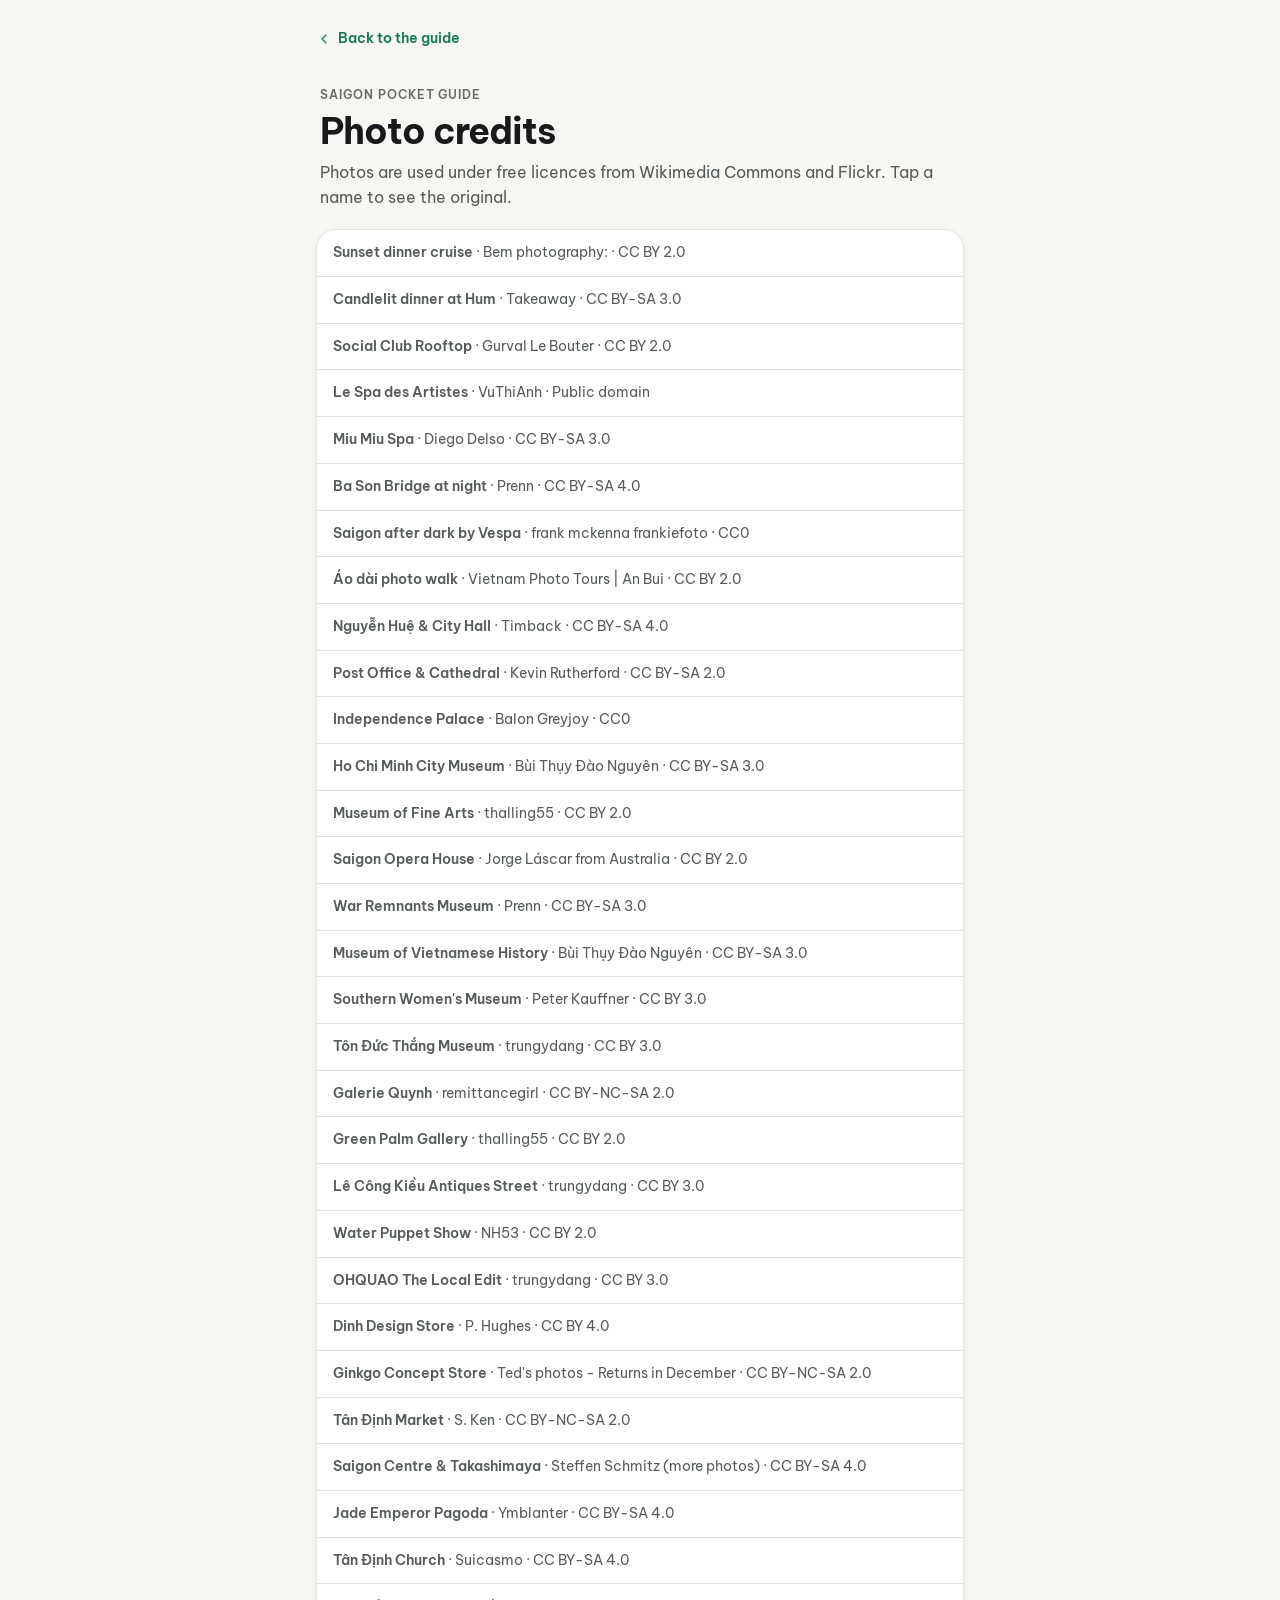
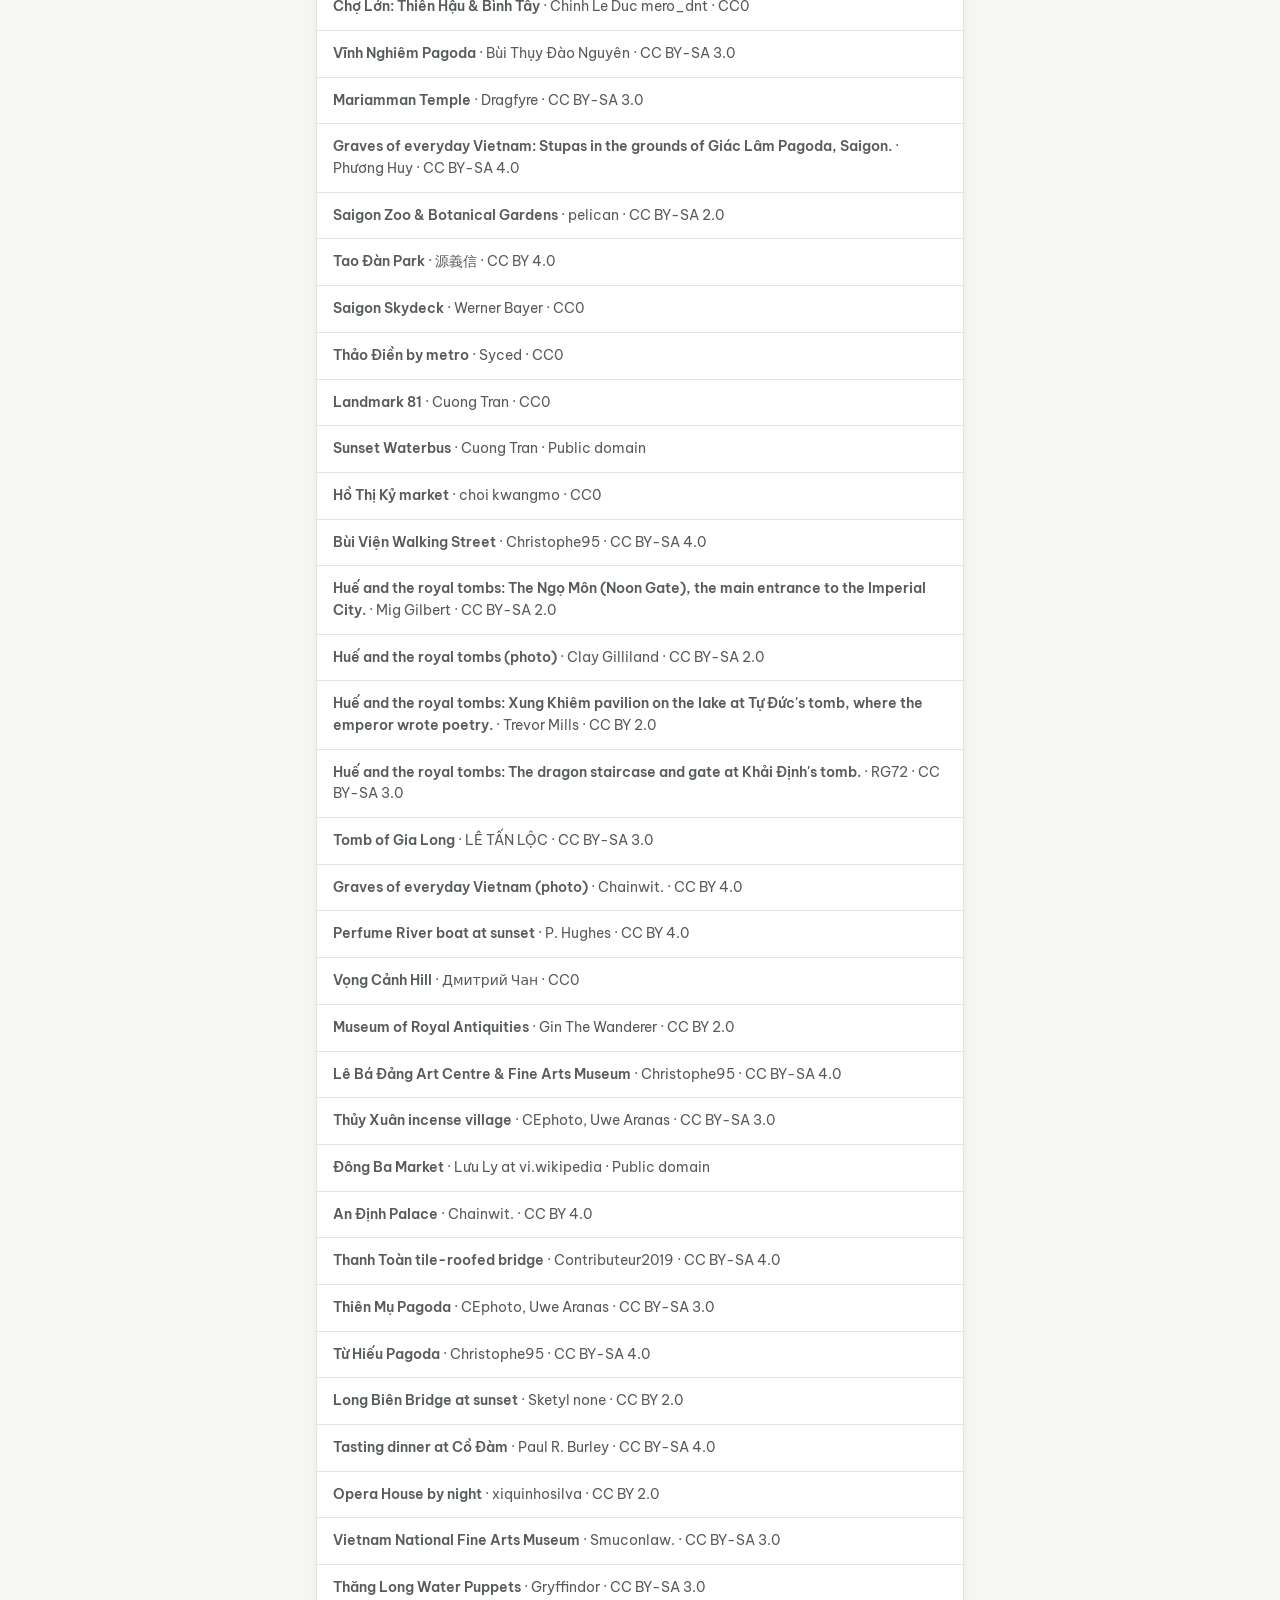
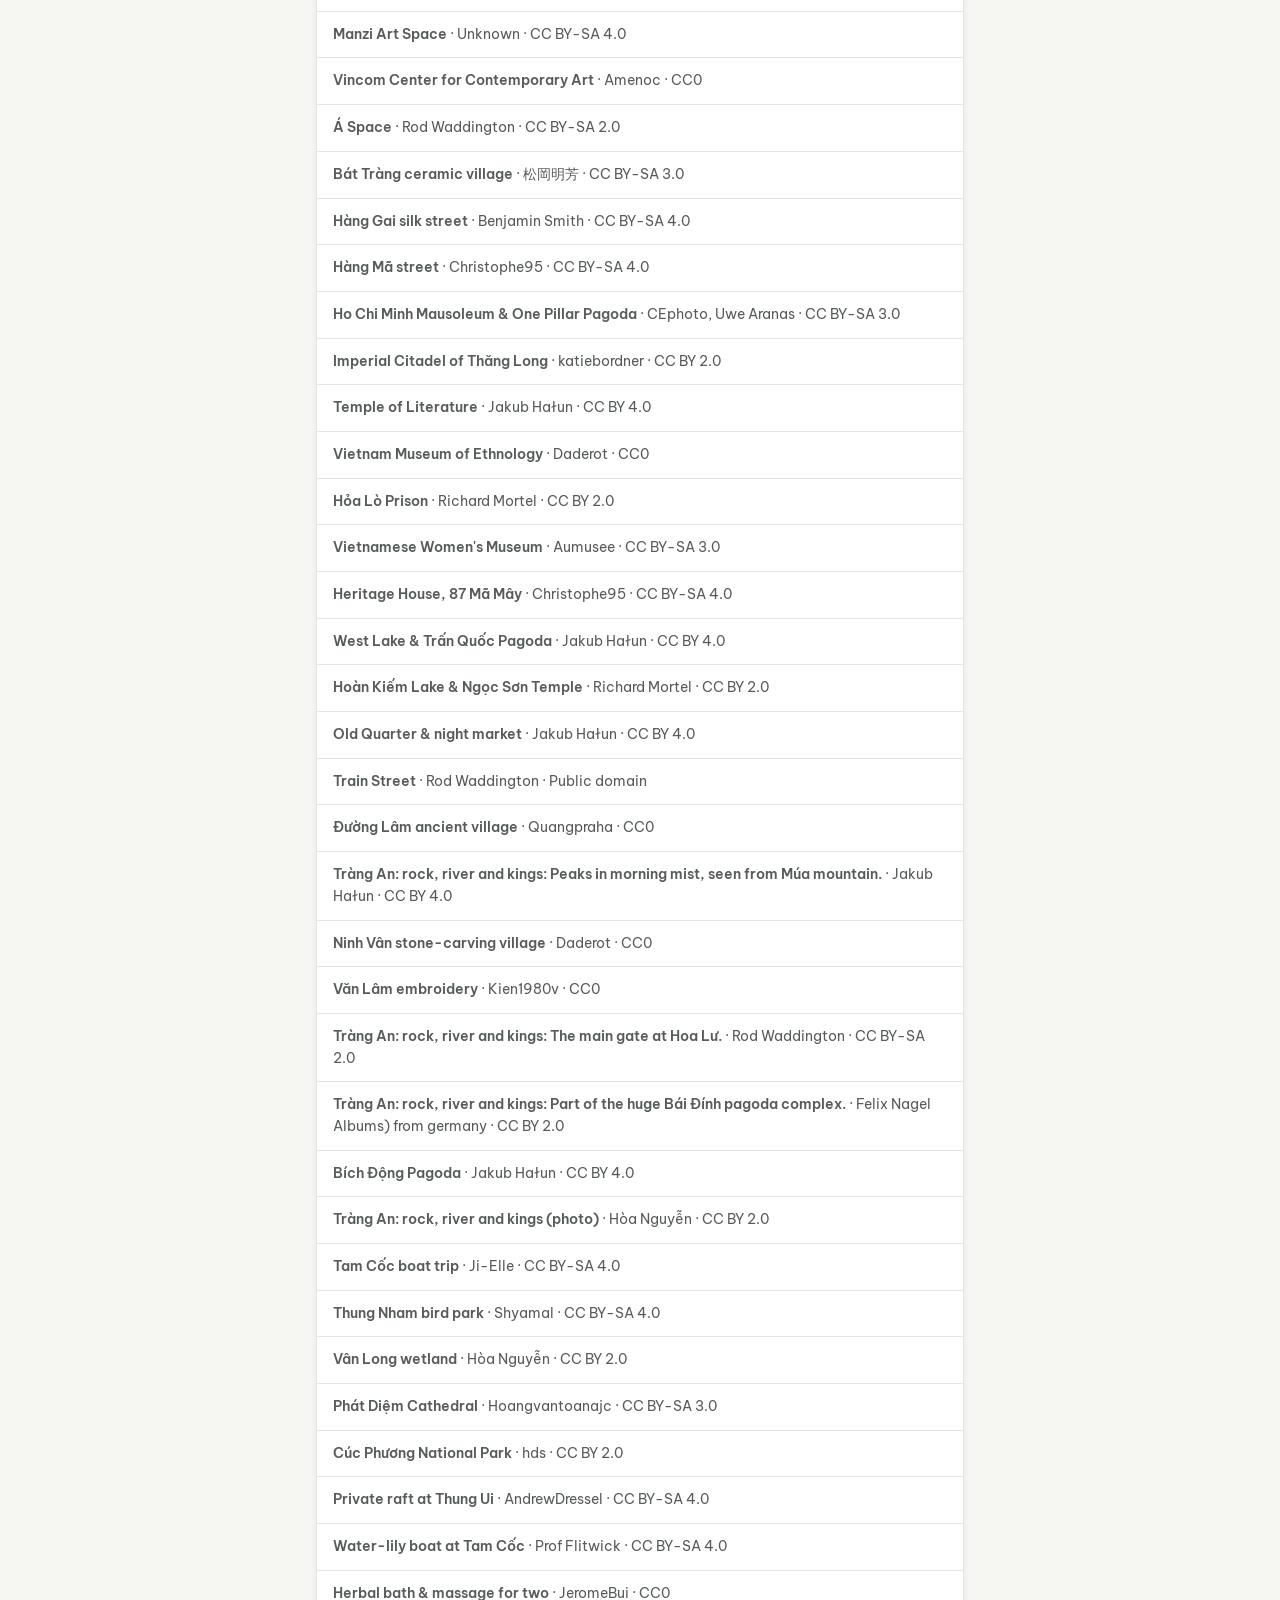
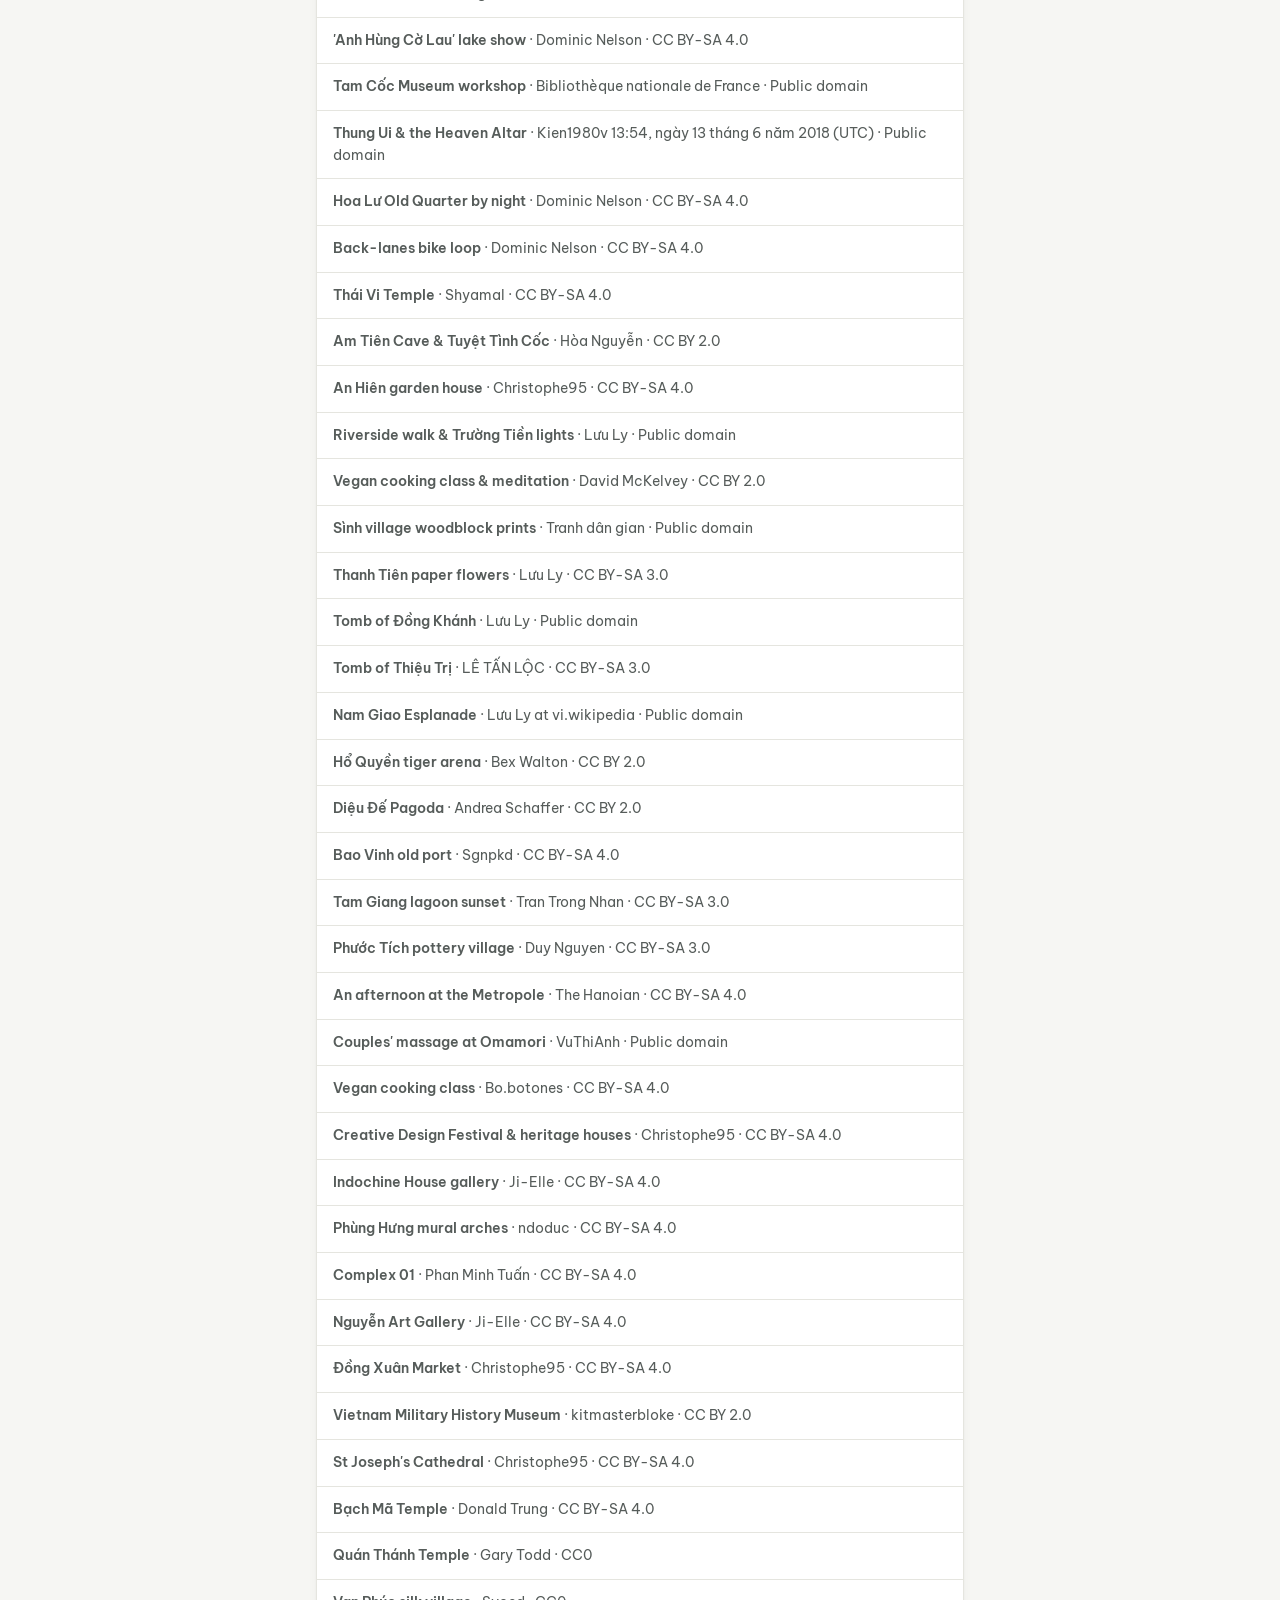
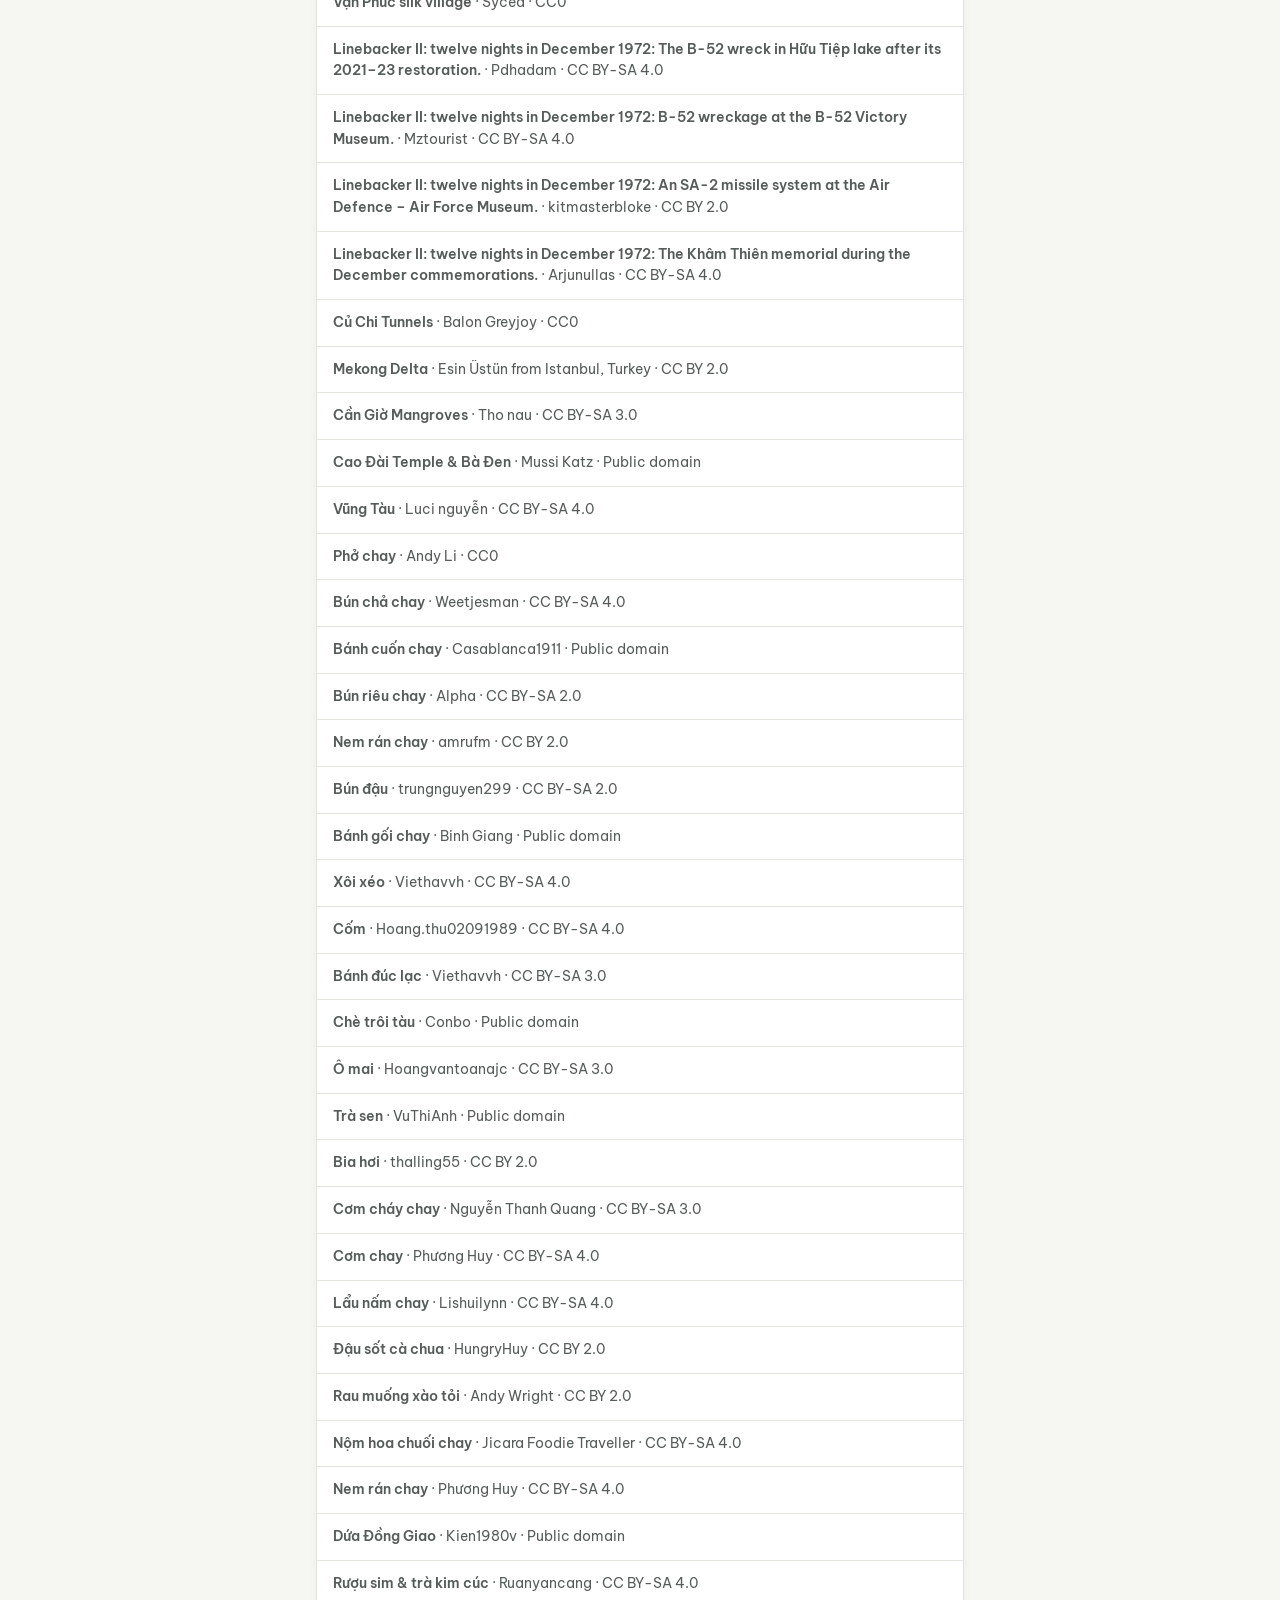
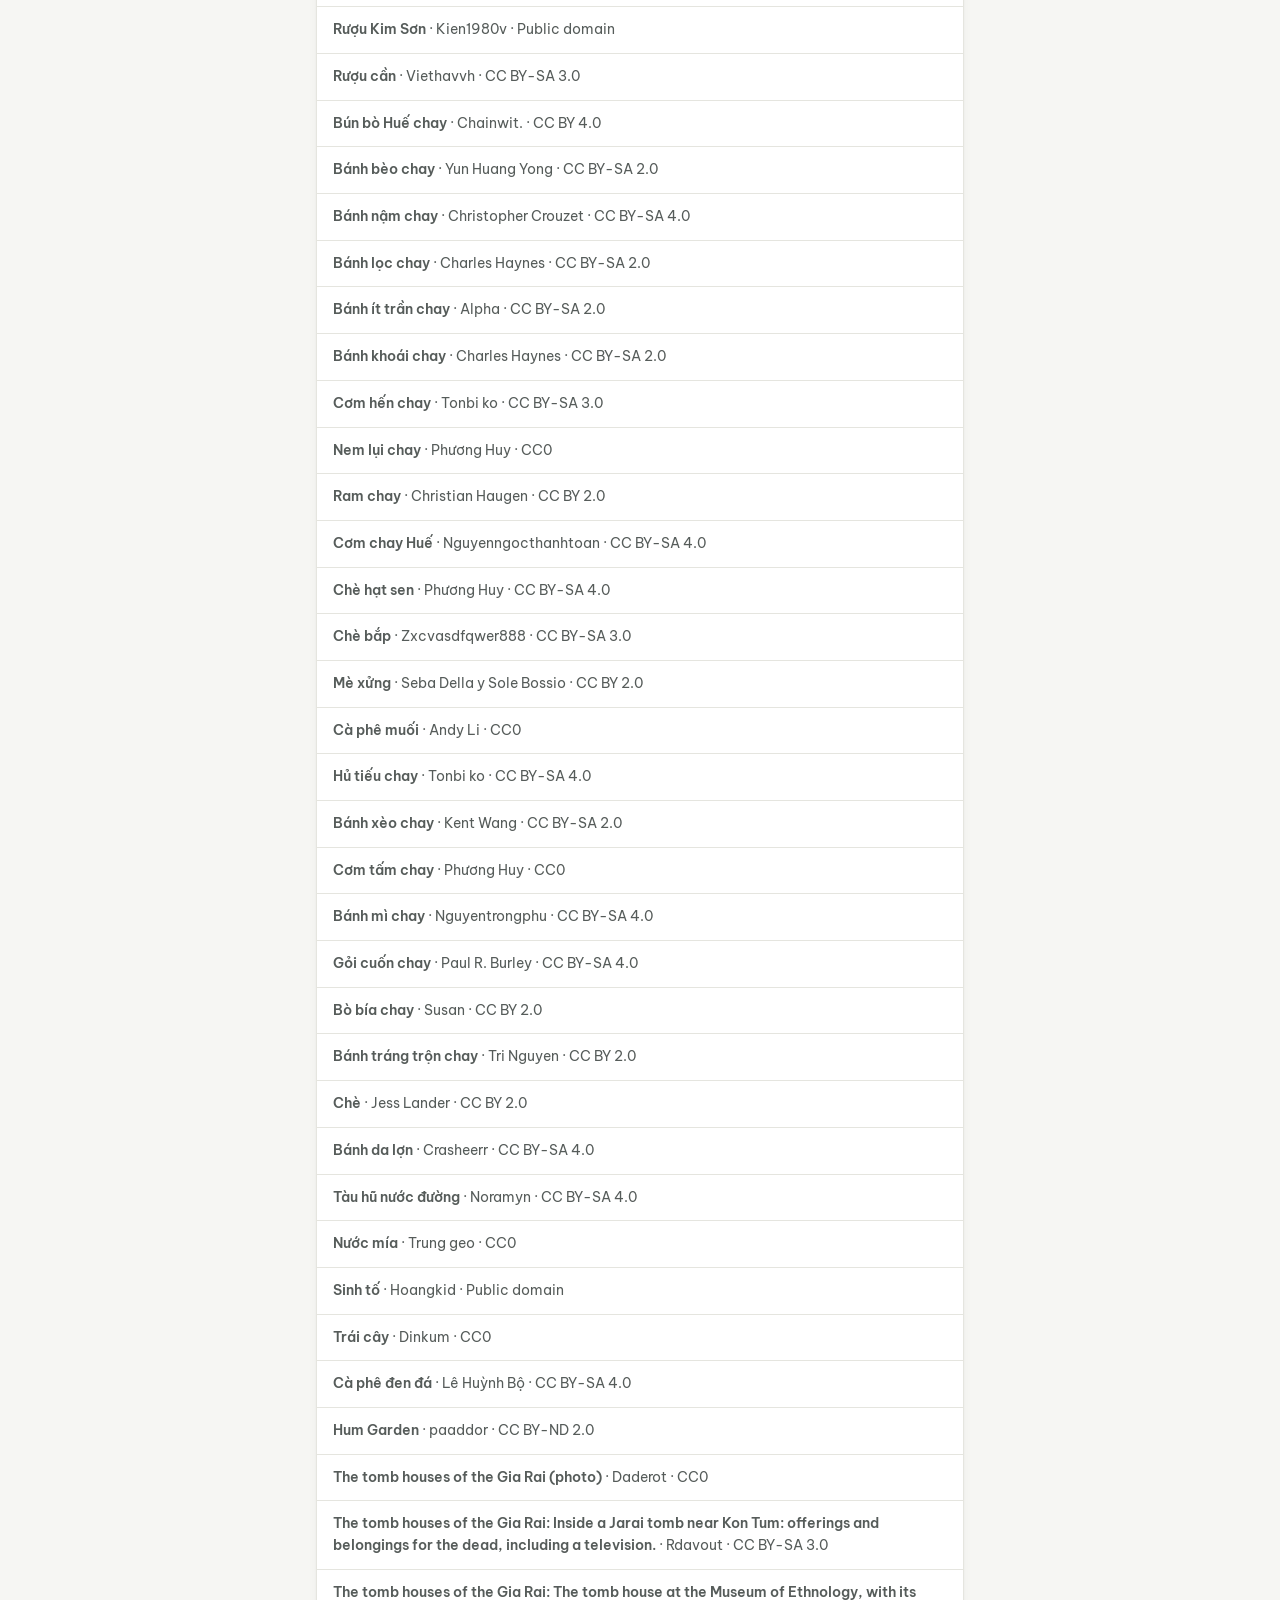
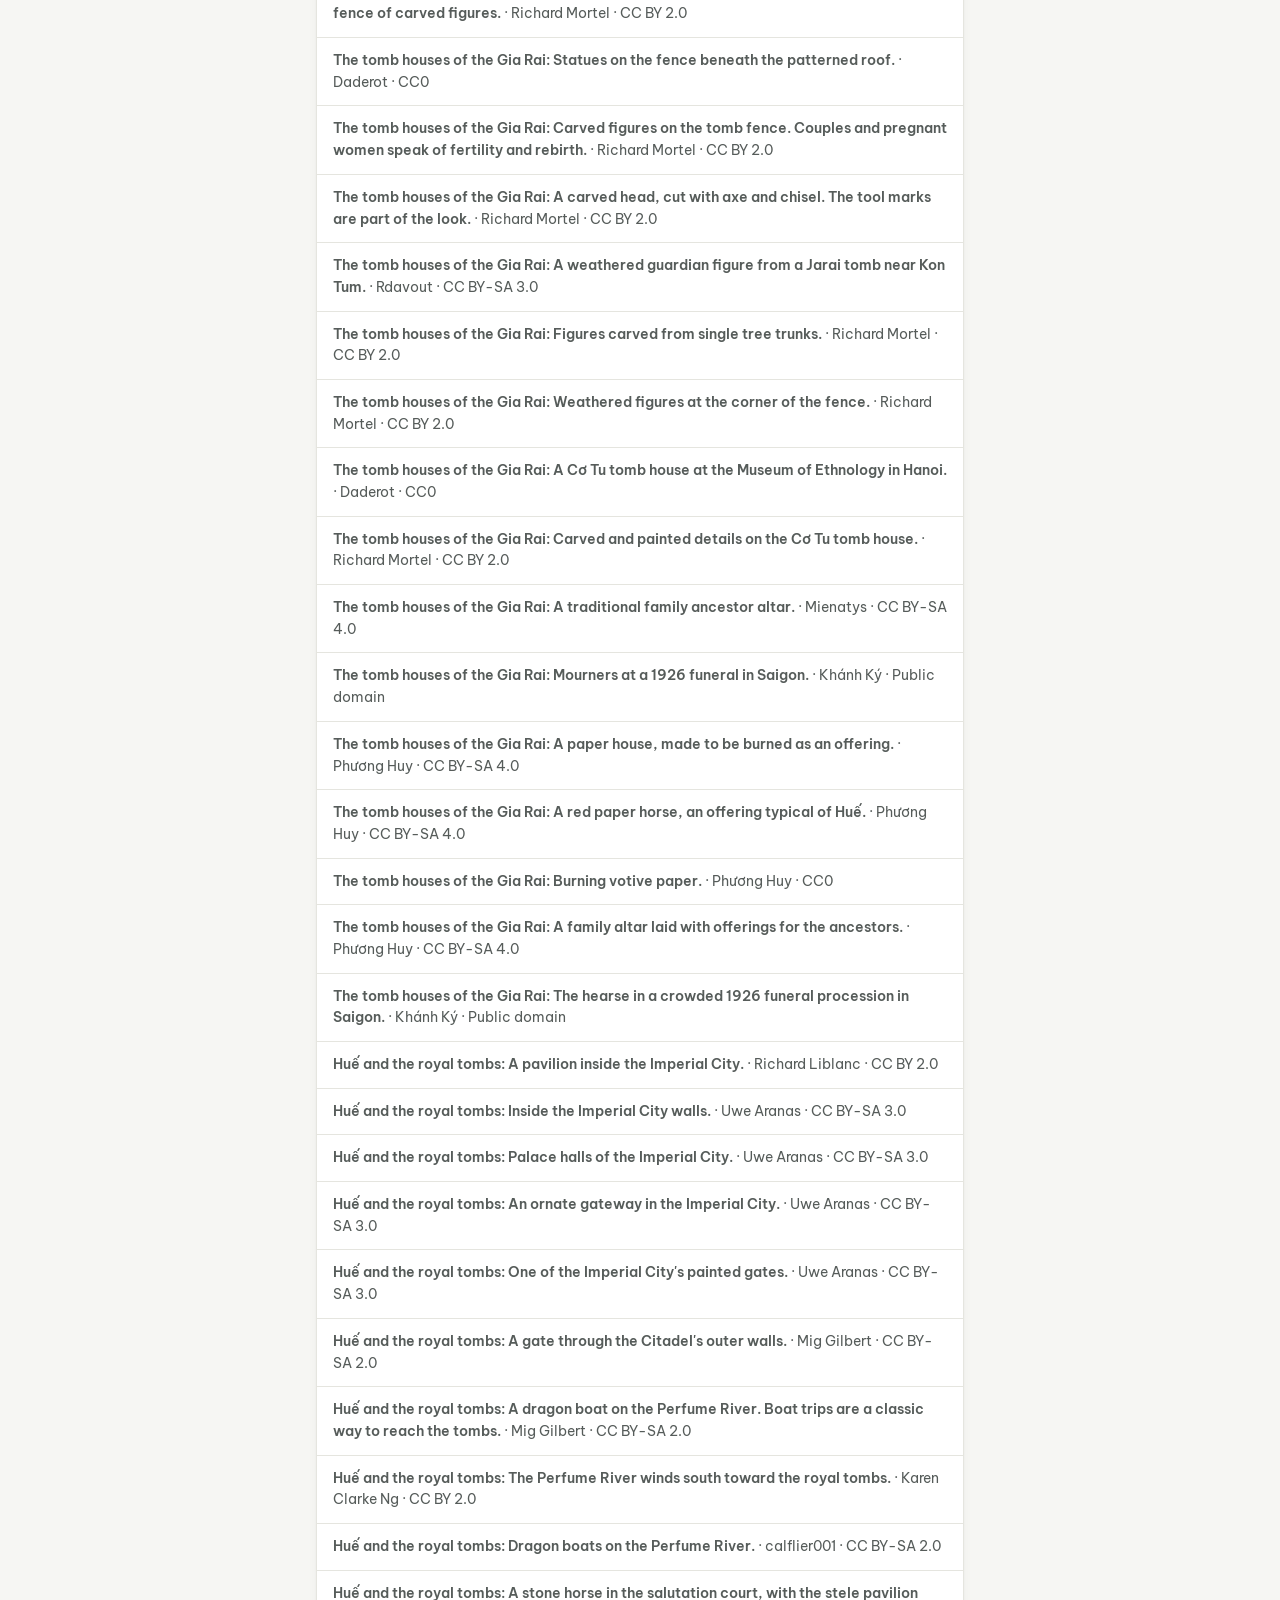
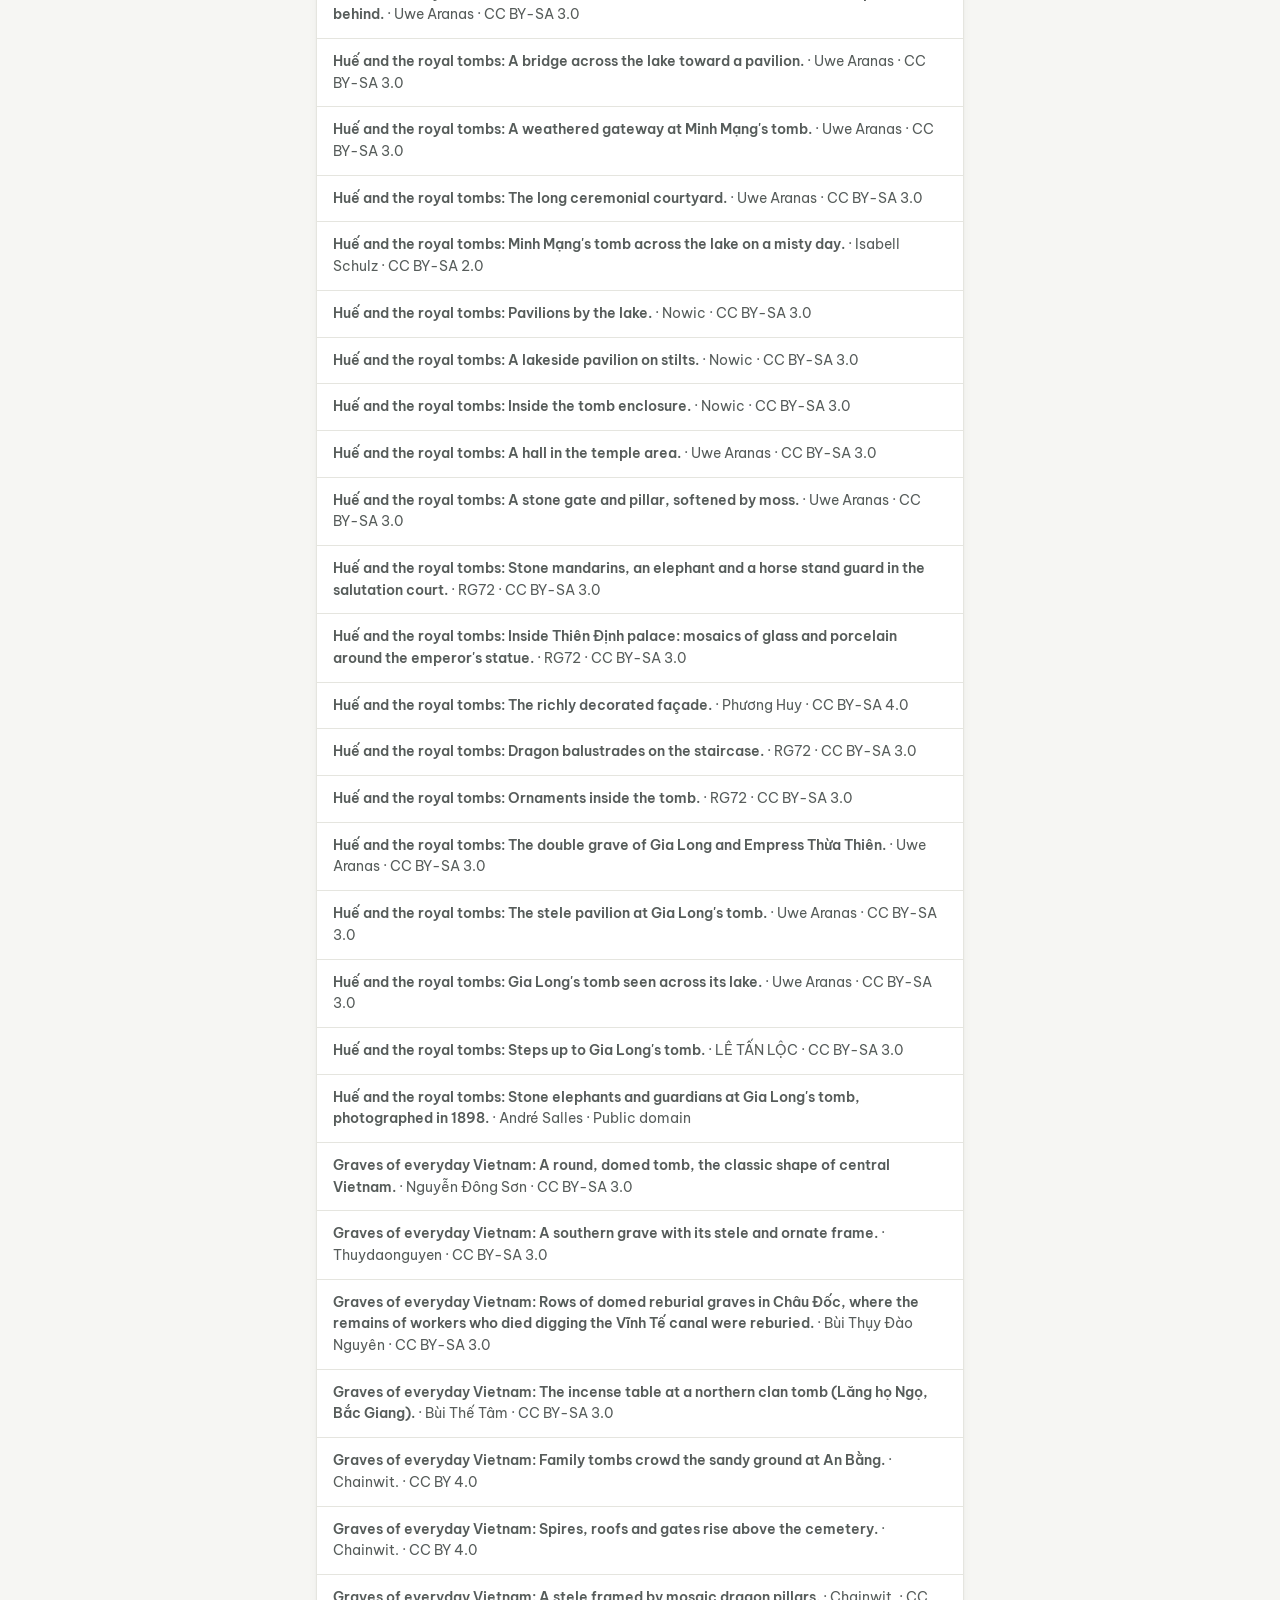
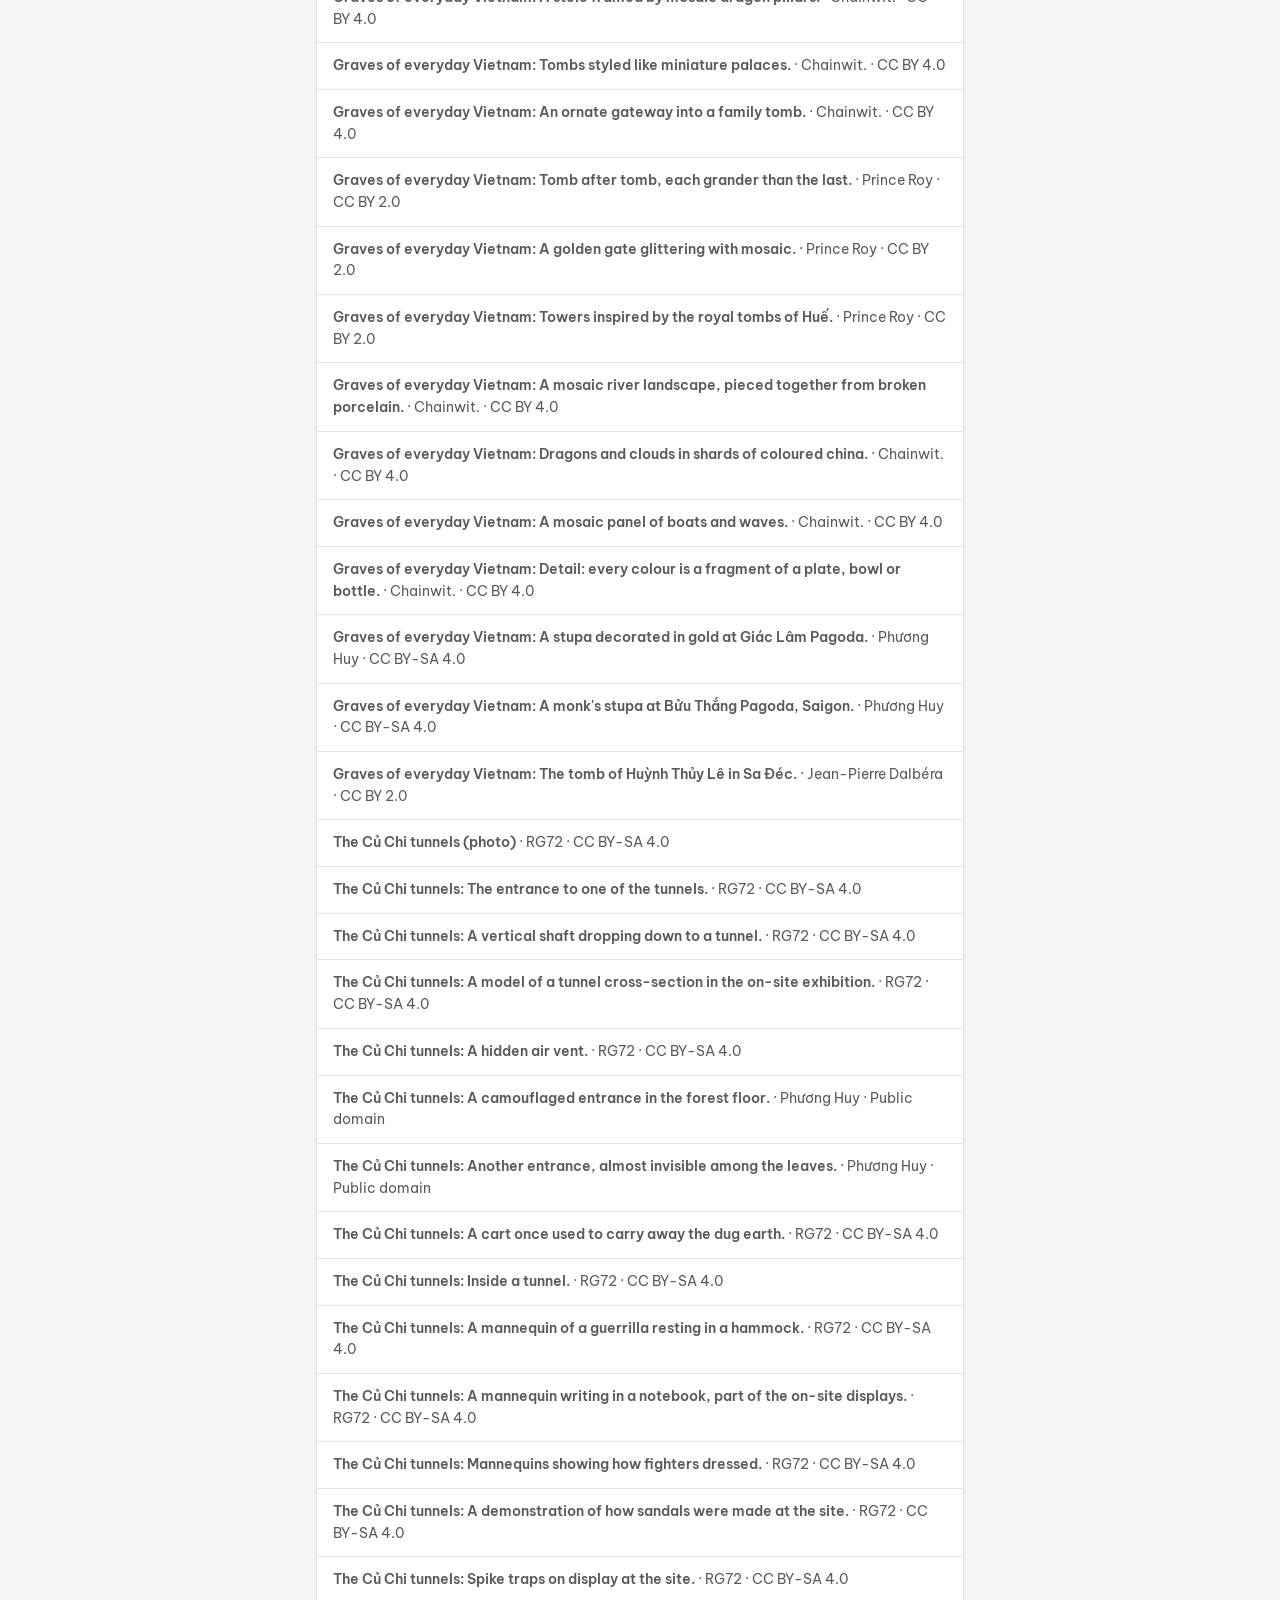
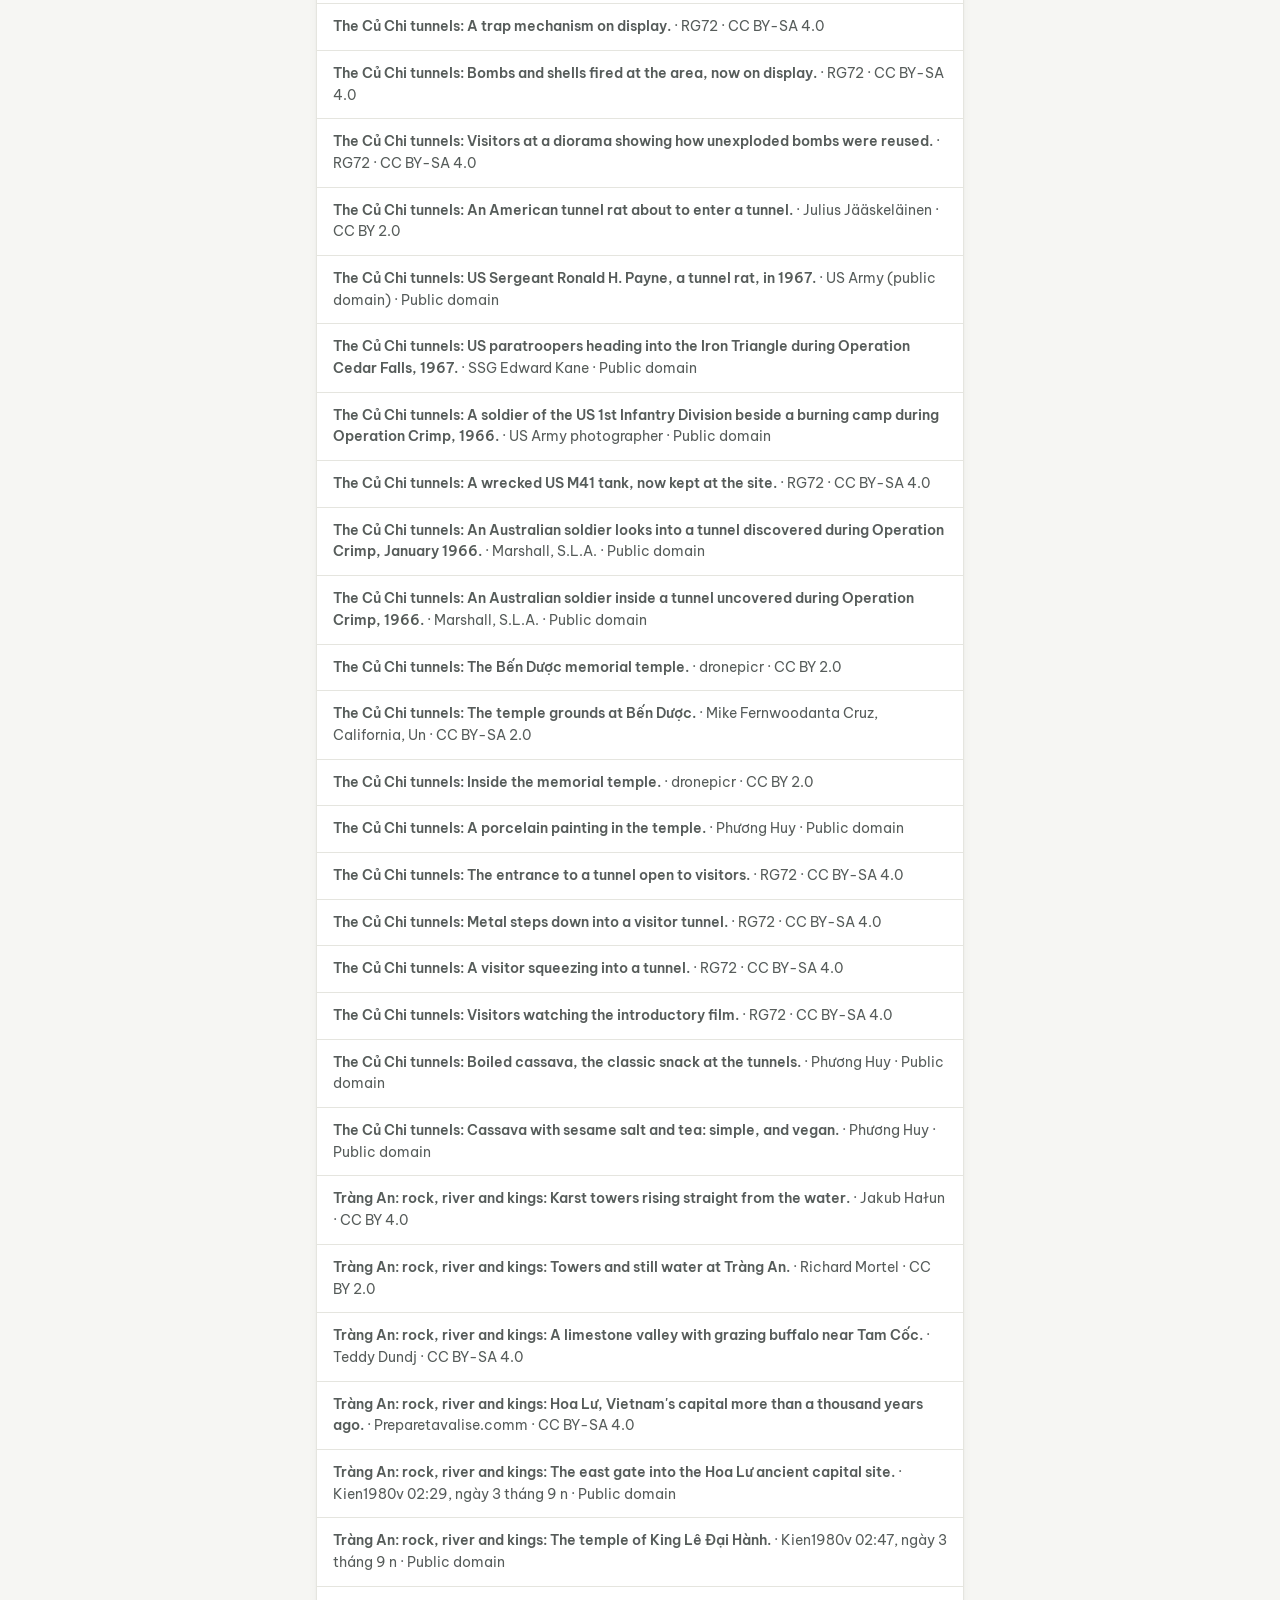
<file: credits.html>
<!doctype html>
<html lang="en">
<head>
  <meta charset="utf-8">
  <meta name="viewport" content="width=device-width, initial-scale=1, viewport-fit=cover">
  <title>Photo credits · Saigon Pocket Guide</title>
  <meta name="theme-color" content="#F7F7F5">
  <meta name="color-scheme" content="light dark">
  <script>
    (function () {
      var t = null;
      try { t = localStorage.getItem("sgn-guide-theme"); } catch (e) {}
      if (t !== "light" && t !== "dark") {
        t = window.matchMedia && matchMedia("(prefers-color-scheme: dark)").matches ? "dark" : "light";
      }
      document.documentElement.setAttribute("data-theme", t);
    })();
  </script>
  <link rel="icon" href="data:image/svg+xml,<svg xmlns='http://www.w3.org/2000/svg' viewBox='0 0 32 32'><rect width='32' height='32' rx='8' fill='%23157A52'/><path d='M16 25c-5 0-8-3.5-8-8 0-5 4-9 13-10 0 9-1 18-5 18Z' fill='white'/></svg>">
  <link rel="preconnect" href="https://fonts.googleapis.com">
  <link rel="preconnect" href="https://fonts.gstatic.com" crossorigin>
  <link href="https://fonts.googleapis.com/css2?family=Be+Vietnam+Pro:wght@400;500;600;700&display=swap" rel="stylesheet">
  <link rel="stylesheet" href="css/style.css?v=20261118c">
  <style>body { padding-bottom: 40px; }</style>
</head>
<body>
<main class="wrap credits-page">
  <p style="margin: 16px 0 20px"><a class="back-link" href="index.html#help"><svg class="i" viewBox="0 0 24 24" aria-hidden="true"><path d="m6 9 6 6 6-6"/></svg>Back to the guide</a></p>
  <header class="view-head">
    <p class="overline">Saigon Pocket Guide</p>
    <h1>Photo credits</h1>
    <p class="lead">Photos are used under free licences from Wikimedia Commons and Flickr. Tap a name to see the original.</p>
  </header>
  <div class="group"><ul class="credits" id="credits"></ul></div>
</main>
<script src="js/images.js?v=20261118c"></script>
<script src="js/data.js?v=20261118c"></script>
<script>
  (function () {
    var IMAGES = window.SGN_IMAGES || {}, DATA = window.SGN_DATA || {}, subjects = {};
    function esc(s) { return String(s).replace(/[&<>"']/g, function (c) { return { "&": "&amp;", "<": "&lt;", ">": "&gt;", '"': "&quot;", "'": "&#39;" }[c]; }); }
    (DATA.places || []).forEach(function (p) { if (p.img) subjects[p.img] = p.name; });
    (DATA.dishes || []).forEach(function (d) { if (d.img) subjects[d.img] = d.name; });
    (DATA.restaurants || []).forEach(function (r) { if (r.img) subjects[r.img] = r.name; });
    (DATA.readings || []).forEach(function (r) {
      if (r.img) subjects[r.img.key] = r.title + " (photo)";
      (r.sections || []).forEach(function (sec) {
        (sec.imgs || (sec.img ? [sec.img] : [])).concat(sec.gallery || []).forEach(function (im) { subjects[im.key] = r.title + ": " + (im.cap || "photo"); });
      });
    });
    document.getElementById("credits").innerHTML = Object.keys(subjects).filter(function (k) { return IMAGES[k]; }).map(function (k) {
      var im = IMAGES[k];
      return '<li><a href="' + esc(im.page) + '" target="_blank" rel="noopener">' + esc(subjects[k]) + "</a> · " + esc(im.by) + " · " + esc(im.lic) + "</li>";
    }).join("");
  })();
</script>
</body>
</html>
</file>
<file: css/style.css>
/* =========================================================
   Saigon Guide — design system
   One accent (jade), one warning hue, neutral greys.
   Radius: 10 / 14 / 20 · Spacing: 4-pt grid · Type: 12/14/16/18/24/36
   ========================================================= */

:root,
:root[data-theme="light"] {
  --bg:        #F6F6F3;
  --surface:   #FFFFFF;
  --sunken:    #F0F0EB;
  --border:    #E5E5DF;
  --text:      #17191A;
  --text-2:    #565C5A;
  --text-3:    #666C69;
  --accent:    #157A52;
  --accent-fg: #FFFFFF;
  --accent-bg: #E7F2EC;
  --warn:      #B5461F;
  --warn-bg:   #FBEDE6;
  --overlay:   rgba(10, 12, 11, .55);
  --shadow:    0 1px 2px rgba(20, 24, 22, .04), 0 2px 8px rgba(20, 24, 22, .04);
  --c-hanoi: #B42318; --c-hanoi-fg: #FFFFFF; --c-hanoi-bg: #FBEAE7;
  --c-ninhbinh: #0E6E83; --c-ninhbinh-fg: #FFFFFF; --c-ninhbinh-bg: #E3F1F4;
  --c-hue: #6E3FA3; --c-hue-fg: #FFFFFF; --c-hue-bg: #F0EAF8;
  --c-saigon: #157A52; --c-saigon-fg: #FFFFFF; --c-saigon-bg: #E7F2EC;
  --cover-o: .10;
  color-scheme: light;
}

:root[data-theme="dark"] {
  --bg:        #0C0D0D;
  --surface:   #161817;
  --sunken:    #1E2120;
  --border:    #272B29;
  --text:      #F1F3F2;
  --text-2:    #A8AEAB;
  --text-3:    #868C89;
  --accent:    #4CC98F;
  --accent-fg: #062014;
  --accent-bg: #13271D;
  --warn:      #F08C66;
  --warn-bg:   #2A1912;
  --overlay:   rgba(0, 0, 0, .7);
  --shadow:    0 1px 2px rgba(0, 0, 0, .4);
  --c-hanoi: #F2867A; --c-hanoi-fg: #2A0905; --c-hanoi-bg: #2A1513;
  --c-ninhbinh: #5CC6DA; --c-ninhbinh-fg: #04212A; --c-ninhbinh-bg: #0F2429;
  --c-hue: #BDA1EE; --c-hue-fg: #1D0E33; --c-hue-bg: #1F1730;
  --c-saigon: #4CC98F; --c-saigon-fg: #062014; --c-saigon-bg: #13271D;
  --cover-o: .13;
  color-scheme: dark;
}

/* No-JS fallback follows the system */
@media (prefers-color-scheme: dark) {
  :root:not([data-theme]) {
    --bg: #0C0D0D; --surface: #161817; --sunken: #1E2120; --border: #272B29;
    --text: #F1F3F2; --text-2: #A8AEAB; --text-3: #868C89;
    --accent: #4CC98F; --accent-fg: #062014; --accent-bg: #13271D;
    --warn: #F08C66; --warn-bg: #2A1912; --overlay: rgba(0,0,0,.7); --shadow: 0 1px 2px rgba(0,0,0,.4);
    --c-hanoi: #F2867A; --c-hanoi-fg: #2A0905; --c-hanoi-bg: #2A1513;
    --c-ninhbinh: #5CC6DA; --c-ninhbinh-fg: #04212A; --c-ninhbinh-bg: #0F2429;
    --c-hue: #BDA1EE; --c-hue-fg: #1D0E33; --c-hue-bg: #1F1730;
    --c-saigon: #4CC98F; --c-saigon-fg: #062014; --c-saigon-bg: #13271D;
    --cover-o: .13;
    color-scheme: dark;
  }
}

:root {
  --r-sm: 10px;
  --r-md: 14px;
  --r-lg: 20px;
  --r-full: 999px;

  --fs-xs: 12px;
  --fs-sm: 14px;
  --fs-md: 16px;
  --fs-lg: 18px;
  --fs-xl: 24px;
  --fs-2xl: 36px;

  --top-h: 56px;
  --tab-h: 64px;
  --ease: cubic-bezier(.2, .7, .2, 1);
  --font: "Be Vietnam Pro", system-ui, -apple-system, "Segoe UI", sans-serif;
}

/* ===== Base ===== */
*, *::before, *::after { box-sizing: border-box; }
html { -webkit-text-size-adjust: 100%; }
body {
  margin: 0;
  background: var(--bg);
  color: var(--text);
  font: 400 var(--fs-md)/1.55 var(--font);
  -webkit-font-smoothing: antialiased;
  padding-bottom: calc(var(--tab-h) + env(safe-area-inset-bottom) + 24px);
  overflow-x: hidden;
  transition: background-color .25s var(--ease), color .25s var(--ease);
}
h1, h2, h3, p { margin: 0; }
ul, ol { margin: 0; padding: 0; }
b { font-weight: 600; }
a { color: var(--accent); }
img { display: block; max-width: 100%; }
button { font: inherit; color: inherit; }
[hidden] { display: none !important; }
:focus-visible { outline: 2px solid var(--accent); outline-offset: 2px; border-radius: 6px; }
.wrap { max-width: 680px; margin: 0 auto; padding: 0 16px; }

/* Icons — one system: 20px default, stroke only */
.i {
  width: 20px; height: 20px; flex: none;
  fill: none; stroke: currentColor; stroke-width: 1.75;
  stroke-linecap: round; stroke-linejoin: round;
}

/* ===== Top bar ===== */
.topbar {
  position: sticky; top: 0; z-index: 30;
  padding-top: env(safe-area-inset-top);
  background: color-mix(in srgb, var(--bg) 82%, transparent);
  -webkit-backdrop-filter: saturate(1.6) blur(16px);
  backdrop-filter: saturate(1.6) blur(16px);
  border-bottom: 1px solid transparent;
  transition: border-color .2s var(--ease);
}
.topbar.scrolled { border-bottom-color: var(--border); }
.topbar-in { height: var(--top-h); display: flex; align-items: center; justify-content: space-between; }
.brand { display: inline-flex; align-items: center; gap: 10px; text-decoration: none; color: var(--text); font-weight: 600; }
.brand-mark {
  width: 30px; height: 30px; border-radius: var(--r-sm);
  display: grid; place-items: center; background: var(--accent); color: var(--accent-fg);
}
.brand-mark .i { width: 17px; height: 17px; }
:root[data-theme="light"] .only-dark, :root[data-theme="dark"] .only-light { display: none; }

/* ===== Buttons ===== */
.btn {
  display: inline-flex; align-items: center; justify-content: center; gap: 8px;
  height: 44px; padding: 0 18px; border-radius: var(--r-full);
  font-size: var(--fs-sm); font-weight: 600; line-height: 1;
  text-decoration: none; cursor: pointer; border: 1px solid transparent;
  transition: transform .12s var(--ease), background-color .2s var(--ease);
}
.btn:active { transform: scale(.97); }
.btn .i { width: 18px; height: 18px; }
.btn-primary { background: var(--accent); color: var(--accent-fg); }
.btn-secondary { background: var(--surface); color: var(--text); border-color: var(--border); }
.btn-block { width: 100%; height: 48px; }
.btn-sm { height: 34px; padding: 0 12px; gap: 6px; font-size: 13px; margin-top: 12px; align-self: flex-start; }
.btn-sm .i { width: 16px; height: 16px; }
.btn-sm .i-trail { width: 13px; height: 13px; color: var(--text-3); margin-left: -1px; }

.icon-btn {
  width: 40px; height: 40px; border-radius: var(--r-full); flex: none;
  display: inline-grid; place-items: center; cursor: pointer;
  background: var(--surface); color: var(--text); border: 1px solid var(--border);
  text-decoration: none;
}
.icon-btn.sm { width: 34px; height: 34px; color: var(--text-2); }
.icon-btn.sm .i { width: 17px; height: 17px; }

.text-btn {
  display: inline-flex; align-items: center; gap: 6px; cursor: pointer;
  background: none; border: 0; padding: 6px 0; color: var(--text-3);
  font-size: var(--fs-sm); font-weight: 500;
}
.text-btn .i { width: 16px; height: 16px; }

.link {
  display: inline-flex; align-items: center; gap: 4px; margin-top: 10px;
  font-size: var(--fs-sm); font-weight: 600; text-decoration: none;
}
.link .i { width: 15px; height: 15px; }

/* ===== Type ===== */
.overline { font-size: var(--fs-xs); font-weight: 600; letter-spacing: .08em; text-transform: uppercase; color: var(--text-3); margin-bottom: 8px; }
.lead { font-size: var(--fs-md); color: var(--text-2); }
.label { font-size: var(--fs-sm); font-weight: 600; color: var(--text-2); margin: 32px 4px 10px; }
.hint { font-size: var(--fs-sm); color: var(--text-3); margin: 10px 4px 0; }
.hint b { color: var(--text-2); }
.hint-inline { font-size: var(--fs-xs); color: var(--text-3); }
.accent-text { color: var(--accent); }
.warn-text { color: var(--warn) !important; }

/* ===== Views ===== */
.view { padding-top: 12px; animation: fade .25s var(--ease); }
@keyframes fade { from { opacity: 0; transform: translateY(4px); } to { opacity: 1; transform: none; } }
.view-head { padding: 12px 4px 20px; }
.view-head h1 { font-size: var(--fs-2xl); font-weight: 700; letter-spacing: -.025em; line-height: 1.1; margin-bottom: 8px; }
.sec-head { display: flex; align-items: baseline; justify-content: space-between; margin: 36px 4px 12px; }
.sec-head h2 { font-size: var(--fs-xl); font-weight: 700; letter-spacing: -.015em; }

/* Hero (Home) */
.hero { padding: 20px 4px 8px; }
.hero h1 { font-size: clamp(44px, 13vw, 64px); font-weight: 700; letter-spacing: -.035em; line-height: 1; margin-bottom: 14px; }
.hero .lead { max-width: 34ch; font-size: var(--fs-lg); }
.pills { display: flex; flex-wrap: wrap; gap: 8px; margin: 20px 0; }
.pill {
  display: inline-flex; align-items: center; gap: 6px; height: 32px; padding: 0 12px;
  border-radius: var(--r-full); background: var(--surface); border: 1px solid var(--border);
  font-size: var(--fs-sm); font-weight: 500; color: var(--text-2);
}
.pill .i { width: 16px; height: 16px; color: var(--accent); }
.actions { display: flex; flex-wrap: wrap; gap: 10px; }

/* ===== Group (inset list card) ===== */
.group {
  background: var(--surface); border: 1px solid var(--border); border-radius: var(--r-lg);
  box-shadow: var(--shadow); overflow: hidden;
}
.group + .group { margin-top: 12px; }
.group.pad { padding: 16px; }

.row {
  display: flex; align-items: flex-start; gap: 12px; padding: 14px 16px;
  border-top: 1px solid var(--border);
}
.group > .row:first-child { border-top: 0; }
.row-main { flex: 1; min-width: 0; display: flex; flex-direction: column; gap: 2px; }
.t { font-size: var(--fs-md); font-weight: 600; color: var(--text); line-height: 1.35; }
.d { font-size: var(--fs-sm); color: var(--text-2); line-height: 1.5; }

.tile {
  width: 36px; height: 36px; border-radius: var(--r-sm); flex: none;
  display: grid; place-items: center; background: var(--accent-bg); color: var(--accent);
}
.tile .i { width: 19px; height: 19px; }

.home .addr { margin: 0 16px; padding: 12px 14px; background: var(--sunken); border-radius: var(--r-md); }
.home .addr .overline { margin-bottom: 4px; }
.addr-vi { font-size: var(--fs-lg); font-weight: 600; line-height: 1.4; color: var(--text); }
.home-actions { display: flex; flex-wrap: wrap; gap: 8px; padding: 12px 16px 0; }
.home-actions.inline { padding: 8px 0 0; }
.home-notes { padding: 14px 16px 16px; font-size: var(--fs-sm); color: var(--text-2); }
.home-notes b { color: var(--text); font-weight: 600; }

.row.kv { align-items: center; justify-content: space-between; padding: 12px 16px; font-size: var(--fs-sm); }
.row.kv span { color: var(--text-2); }
.row.kv b { font-weight: 600; text-align: right; }

/* Grid cells */
.grid-2, .grid-3 { display: grid; gap: 1px; background: var(--border); }
.grid-2 { grid-template-columns: repeat(2, minmax(0, 1fr)); }
.grid-3 { grid-template-columns: repeat(3, minmax(0, 1fr)); }
.cell { background: var(--surface); padding: 12px 14px; display: flex; flex-direction: column; gap: 2px; text-decoration: none; }
.cell .t { font-size: var(--fs-sm); }
.cell .d { font-size: var(--fs-xs); color: var(--text-3); }
.cell.sos { align-items: center; text-align: center; padding: 16px 8px; }
.cell.sos .t { font-size: var(--fs-xl); font-weight: 700; color: var(--warn); }

/* Tags */
.tag {
  display: inline-flex; align-items: center; gap: 4px; vertical-align: 2px;
  height: 22px; padding: 0 8px; border-radius: var(--r-full);
  background: var(--sunken); color: var(--text-2);
  font-size: 11.5px; font-weight: 600; white-space: nowrap;
}
.tag-accent { background: var(--accent-bg); color: var(--accent); }
.tag .i { width: 13px; height: 13px; }

/* ===== Accordion ===== */
details.acc { display: block; padding: 0; }
details.acc > summary {
  list-style: none; cursor: pointer; display: flex; align-items: center; gap: 12px;
  padding: 14px 16px; -webkit-tap-highlight-color: transparent;
}
details.acc > summary::-webkit-details-marker { display: none; }
details.acc > summary .t { font-size: var(--fs-md); }
details.acc > summary .d { font-size: var(--fs-sm); color: var(--text-3); }
.chev { color: var(--text-3); transition: transform .2s var(--ease); }
details[open] > summary .chev { transform: rotate(180deg); }
.acc-body { padding: 0 16px 16px 64px; font-size: var(--fs-sm); color: var(--text-2); }
.acc-body > p + * , .acc-body > * + p { margin-top: 10px; }
.acc-body b { color: var(--text); }

.list { list-style: none; display: grid; gap: 8px; }
.list li { position: relative; padding-left: 16px; }
.list li::before { content: ""; position: absolute; left: 2px; top: .62em; width: 5px; height: 5px; border-radius: 50%; background: var(--accent); }
.list.numbered { counter-reset: n; }
.list.numbered li { counter-increment: n; padding-left: 24px; }
.list.numbered li::before { content: counter(n); width: auto; height: auto; background: none; top: 0; left: 0; font-weight: 700; color: var(--accent); }

.stats { display: grid; grid-template-columns: repeat(3, minmax(0, 1fr)); gap: 8px; margin-top: 14px; }
.stat { background: var(--sunken); border-radius: var(--r-sm); padding: 10px; display: flex; flex-direction: column; gap: 4px; }
.stat span { font-size: 11.5px; color: var(--text-3); line-height: 1.3; }
.stat b { font-size: var(--fs-sm); color: var(--text); }

/* ===== Progress ===== */
.progress { background: var(--surface); border: 1px solid var(--border); border-radius: var(--r-md); padding: 12px 14px; margin-bottom: 12px; }
.progress-top { display: flex; justify-content: space-between; font-size: var(--fs-sm); color: var(--text-2); margin-bottom: 8px; }
.progress-top b { color: var(--text); }
.bar { height: 6px; border-radius: var(--r-full); background: var(--sunken); overflow: hidden; }
.bar span { display: block; height: 100%; width: 0; background: var(--accent); border-radius: inherit; transition: width .35s var(--ease); }

/* ===== Check (round toggle) ===== */
.check { position: relative; flex: none; width: 32px; height: 32px; cursor: pointer; -webkit-tap-highlight-color: transparent; }
.check input { position: absolute; inset: 0; opacity: 0; margin: 0; cursor: pointer; }
.check .box {
  width: 100%; height: 100%; border-radius: var(--r-full); display: grid; place-items: center;
  border: 1.5px solid var(--border); background: var(--surface); color: transparent;
  transition: background-color .15s var(--ease), border-color .15s var(--ease), color .15s var(--ease);
}
.check .box .i { width: 16px; height: 16px; stroke-width: 2.4; }
.check input:checked + .box { background: var(--accent); border-color: var(--accent); color: var(--accent-fg); }
.check input:focus-visible + .box { outline: 2px solid var(--accent); outline-offset: 2px; }

/* Packing rows */
.pack-group summary .count { font-size: var(--fs-xs); font-weight: 600; color: var(--text-3); margin-left: auto; margin-right: 4px; }
.pack-items { border-top: 1px solid var(--border); }
.pack-item { display: flex; align-items: center; gap: 12px; padding: 10px 16px 10px 64px; cursor: pointer; font-size: var(--fs-sm); color: var(--text); }
.pack-item + .pack-item { border-top: 1px solid var(--border); }
.pack-item .check { width: 26px; height: 26px; order: 2; margin-left: auto; }
.pack-item .check .i { width: 14px; height: 14px; }
.pack-item:has(input:checked) span.txt { color: var(--text-3); text-decoration: line-through; text-decoration-color: var(--text-3); }

/* ===== Segmented control ===== */
.seg {
  display: flex; gap: 6px; overflow-x: auto; scrollbar-width: none;
  margin: 4px -16px 14px; padding: 2px 16px;
  scroll-snap-type: x proximity;
}
.seg::-webkit-scrollbar { display: none; }
.seg button {
  flex: none; display: inline-flex; align-items: center; gap: 6px;
  height: 36px; padding: 0 14px; border-radius: var(--r-full); cursor: pointer;
  background: var(--surface); border: 1px solid var(--border); color: var(--text-2);
  font-size: var(--fs-sm); font-weight: 500; scroll-snap-align: start;
  transition: background-color .15s var(--ease), color .15s var(--ease);
}
.seg button .i { width: 16px; height: 16px; }
.seg button[aria-selected="true"] { background: var(--text); color: var(--bg); border-color: var(--text); }

/* ===== Place card ===== */
.places { display: grid; gap: 12px; }
.place {
  background: var(--surface); border: 1px solid var(--border); border-radius: var(--r-lg);
  box-shadow: var(--shadow); overflow: hidden;
}
.media { position: relative; aspect-ratio: 16 / 9; background: var(--sunken); overflow: hidden; }
.media img { position: relative; z-index: 1; width: 100%; height: 100%; object-fit: cover; transition: opacity .3s var(--ease); }
.media img.loading { opacity: 0; }
.media .ph { position: absolute; inset: 0; display: grid; place-items: center; color: var(--text-3); }
.media .ph .i { width: 32px; height: 32px; stroke-width: 1.4; }
.place .media.empty { aspect-ratio: auto; height: 56px; background: var(--accent-bg); }
.place .media.empty .ph { color: var(--accent); }
.place .media.empty .ph .i { width: 24px; height: 24px; stroke-width: 1.75; }
.credits-group { margin-top: 32px; }
.credits { list-style: none; display: grid; gap: 6px; font-size: var(--fs-xs); color: var(--text-3); }
.credits a { color: var(--text-2); font-weight: 600; text-decoration: none; }
.place-body { padding: 14px 16px 16px; }
.place-head { display: flex; align-items: flex-start; gap: 12px; }
.place-head .row-main { gap: 0; }
.place-head h3 { font-size: var(--fs-lg); font-weight: 600; letter-spacing: -.01em; line-height: 1.3; }
.place-head .vi { font-size: var(--fs-sm); color: var(--text-3); }
.place-body > .d { margin-top: 8px; font-size: var(--fs-sm); }
.meta { list-style: none; display: grid; grid-template-columns: repeat(2, minmax(0, 1fr)); gap: 8px 12px; margin: 14px 0 0; }
.meta li { display: flex; align-items: center; gap: 8px; font-size: 13px; color: var(--text-2); min-width: 0; }
.meta .i { width: 16px; height: 16px; color: var(--accent); }
.tip {
  display: flex; gap: 8px; margin-top: 14px; padding: 10px 12px; border-radius: var(--r-sm);
  background: var(--sunken); font-size: 13px; color: var(--text-2); line-height: 1.5;
}
.tip .i { width: 16px; height: 16px; color: var(--text-3); margin-top: 1px; }
.place.done { border-color: color-mix(in srgb, var(--accent) 45%, var(--border)); }
.place.done .media img { filter: saturate(.6); }

/* ===== Trip weather ===== */
.wx-notes { margin-top: 14px; font-size: var(--fs-sm); color: var(--text-2); }
.wx-wait { display: flex; gap: 8px; margin: 14px 0 0; padding-top: 12px; border-top: 1px solid var(--border); }
.wx-wait .i { width: 16px; height: 16px; margin-top: 2px; }
.wx-live { margin-top: 16px; padding-top: 14px; border-top: 1px solid var(--border); font-size: var(--fs-sm); }
.wx-days {
  display: grid; grid-auto-flow: column; grid-auto-columns: minmax(64px, 1fr); gap: 6px;
  overflow-x: auto; scrollbar-width: none; margin-top: 10px;
}
.wx-days::-webkit-scrollbar { display: none; }
.wx-day {
  display: flex; flex-direction: column; align-items: center; gap: 2px;
  padding: 10px 4px; border-radius: var(--r-sm); background: var(--sunken); text-align: center;
}
.wx-day .wd { font-size: var(--fs-xs); font-weight: 600; color: var(--text); }
.wx-day .dt { font-size: 11px; color: var(--text-3); margin-bottom: 4px; }
.wx-day .i { width: 22px; height: 22px; color: var(--accent); margin-bottom: 4px; }
.wx-day b { font-size: var(--fs-sm); }
.wx-day .lo { font-size: var(--fs-xs); color: var(--text-3); }
.wx-day .rp { font-size: 11px; color: var(--text-2); margin-top: 2px; }

/* ===== Help › Tools ===== */
.seg.seg-full {
  display: grid; grid-template-columns: repeat(3, 1fr); gap: 4px; overflow: visible;
  margin: 4px 0 18px; padding: 4px; border-radius: var(--r-full);
  background: var(--sunken); border: 1px solid var(--border);
}
.seg.seg-full button { justify-content: center; border: 0; background: transparent; padding: 0 8px; }
.seg.seg-full button[aria-selected="true"] { background: var(--surface); color: var(--text); border: 0; box-shadow: var(--shadow); }

.pill b { font-weight: 600; color: var(--text); }
.pill-sub { color: var(--text-3); font-size: var(--fs-xs); margin-left: 2px; }

.wx-mini { display: block; padding: 14px 16px; margin-bottom: 8px; text-decoration: none; color: inherit; }
.wx-mini-top { display: flex; align-items: center; gap: 10px; }
.wx-mini-icon { width: 28px; height: 28px; color: var(--accent); flex: none; }
.wx-mini-temp { font-size: 26px; font-weight: 600; letter-spacing: -.02em; color: var(--text); line-height: 1; }
.wx-mini-desc { flex: 1; min-width: 0; font-size: var(--fs-sm); color: var(--text-2); }
.wx-mini .chev { width: 18px; height: 18px; color: var(--text-3); transform: rotate(-90deg); flex: none; }
.wx-mini-hours { display: grid; grid-template-columns: repeat(6, minmax(0, 1fr)); gap: 4px; margin-top: 12px; }
.wx-mini-hours:empty { display: none; }
.wxm-h { display: flex; flex-direction: column; align-items: center; gap: 3px; font-size: 11px; color: var(--text-3); }
.wxm-h .i { width: 18px; height: 18px; color: var(--accent); }
.wxm-h b { font-size: var(--fs-sm); color: var(--text); font-weight: 600; }
.wxm-h .rp { font-size: 10.5px; }
.wxm-h.wet .rp { color: var(--accent); font-weight: 600; }

.wx-now { display: flex; align-items: center; gap: 14px; }
.wx-big { width: 52px; height: 52px; color: var(--accent); flex: none; stroke-width: 1.5; }
.wx-temp { font-size: 44px; font-weight: 600; line-height: 1; letter-spacing: -.02em; color: var(--text); }
.wx-now-main .d { margin-top: 4px; }
.wx-sum { font-size: var(--fs-sm); color: var(--text-2); line-height: 1.5; }
.wx-sum b { color: var(--text); font-weight: 600; }
.wx-hours { grid-auto-columns: 58px; margin-top: 12px; }
.wx-hour .wd { margin-bottom: 4px; }
.wx-hour .rp { display: inline-flex; align-items: center; gap: 2px; }
.wx-hour .rp .i { width: 11px; height: 11px; margin: 0; color: var(--text-3); }
.wx-hour.wet .rp { color: var(--accent); font-weight: 600; }
.wx-hour.wet .rp .i { color: var(--accent); }
.wx-hour .uv { font-size: 10.5px; color: var(--text-3); }

.aqi-good { color: var(--accent); }
.aqi-ok { color: var(--text); }
.aqi-warn, .aqi-bad { color: var(--warn); }
.wx-aqi-tip {
  display: flex; gap: 10px; margin-top: 12px; padding: 12px 14px; border-radius: var(--r-md);
  font-size: var(--fs-sm); line-height: 1.5; color: var(--text); background: var(--sunken);
}
.wx-aqi-tip .i { flex: none; width: 18px; height: 18px; margin-top: 1px; }
.aqi-bg-good { background: var(--accent-bg); } .aqi-bg-good .i { color: var(--accent); }
.aqi-bg-ok .i { color: var(--text-3); }
.aqi-bg-warn, .aqi-bg-bad { background: var(--warn-bg); } .aqi-bg-warn .i, .aqi-bg-bad .i { color: var(--warn); }
.wx-aqi-tip[hidden] { display: none; }

.field select.select {
  align-self: stretch; height: 48px; padding: 0 30px 0 12px; border-radius: var(--r-sm);
  border: 1px solid var(--border); background-color: var(--sunken); color: var(--text);
  font-size: var(--fs-sm); font-weight: 600; -webkit-appearance: none; appearance: none;
  background-image: linear-gradient(45deg, transparent 50%, var(--text-3) 50%), linear-gradient(135deg, var(--text-3) 50%, transparent 50%);
  background-position: calc(100% - 17px) 21px, calc(100% - 12px) 21px; background-size: 5px 5px; background-repeat: no-repeat;
}
.price-row b { display: flex; flex-direction: column; align-items: flex-end; gap: 2px; white-space: nowrap; }
.price-row small { font-size: 11px; font-weight: 500; color: var(--text-3); }

/* ===== Callout (category warnings) ===== */
.callout {
  display: flex; gap: 10px; margin: 0 0 12px; padding: 12px 14px; border-radius: var(--r-md);
  background: var(--warn-bg); color: var(--text); font-size: var(--fs-sm); line-height: 1.5;
}
.callout .i { flex: none; width: 18px; height: 18px; color: var(--warn); margin-top: 1px; }

/* ===== Restaurant rows ===== */
.thumb { width: 56px; height: 56px; flex: none; border-radius: var(--r-sm); overflow: hidden; background: var(--sunken); }
.thumb img { width: 100%; height: 100%; object-fit: cover; }
.r-meta { display: flex; flex-wrap: wrap; align-items: center; gap: 4px 8px; margin: 4px 0 4px; }
.r-meta .where { font-size: var(--fs-xs); color: var(--text-3); }

/* ===== Dishes carousel ===== */
.scroller {
  display: grid; grid-auto-flow: column; grid-auto-columns: 72%; gap: 12px;
  overflow-x: auto; scroll-snap-type: x mandatory; scrollbar-width: none;
  margin: 0 -16px; padding: 2px 16px 6px; scroll-padding: 0 16px;
}
.scroller::-webkit-scrollbar { display: none; }
.dish {
  scroll-snap-align: start; background: var(--surface); border: 1px solid var(--border);
  border-radius: var(--r-lg); overflow: hidden; box-shadow: var(--shadow);
}
.dish .media { aspect-ratio: 4 / 3; }
.dish-body { padding: 12px 14px 14px; }
.dish-body .t { margin-bottom: 2px; }
.dish-en { font-size: var(--fs-xs); font-weight: 600; color: var(--accent); margin-bottom: 6px; }
.dish-watch { display: flex; gap: 6px; margin-top: 8px; font-size: var(--fs-xs); line-height: 1.45; color: var(--text-2); }
.dish-watch .i { flex: none; width: 14px; height: 14px; margin-top: 2px; color: var(--warn); }
@media (min-width: 560px) { .scroller { grid-auto-columns: 44%; } }

/* ===== Converter ===== */
.conv { display: grid; grid-template-columns: minmax(0, 1fr) auto minmax(0, 1fr); gap: 8px; align-items: end; }
.field { display: flex; flex-direction: column; gap: 6px; min-width: 0; }
.field > span, .field select { font-size: var(--fs-xs); font-weight: 600; color: var(--text-3); }
.field select {
  align-self: flex-start; background: transparent; border: 0; padding: 0 2px; cursor: pointer;
  font-family: inherit; color: var(--accent);
}
.field input {
  width: 100%; min-width: 0; height: 48px; padding: 0 12px;
  border-radius: var(--r-sm); border: 1px solid var(--border); background: var(--sunken);
  font: 600 var(--fs-lg)/1 var(--font); color: var(--text);
  transition: border-color .15s var(--ease);
}
.field input:focus { outline: none; border-color: var(--accent); }
.conv-icon { height: 48px; display: grid; place-items: center; color: var(--text-3); }
.chips { display: flex; flex-wrap: wrap; gap: 6px; margin-top: 12px; }
.chips button {
  height: 32px; padding: 0 12px; border-radius: var(--r-full); cursor: pointer;
  background: var(--sunken); border: 1px solid var(--border); color: var(--text-2);
  font-size: 13px; font-weight: 600;
}
#converter .hint { margin: 12px 0 0; }

/* ===== Phrases ===== */
.phrases .row { align-items: center; }
.phrases .t { font-size: var(--fs-lg); }
.phrases .d { color: var(--text-3); }

/* ===== Footer ===== */
.foot { text-align: center; padding: 40px 12px 8px; font-size: var(--fs-sm); color: var(--text-3); }
.foot-sign { font-size: var(--fs-lg); font-weight: 600; color: var(--accent); margin-bottom: 6px; }

/* ===== Tab bar ===== */
.tabbar {
  position: fixed; z-index: 30; left: 0; right: 0; bottom: 0;
  display: grid; grid-template-columns: repeat(6, 1fr);
  height: calc(var(--tab-h) + env(safe-area-inset-bottom));
  padding: 6px 8px env(safe-area-inset-bottom);
  background: color-mix(in srgb, var(--surface) 85%, transparent);
  -webkit-backdrop-filter: saturate(1.6) blur(16px);
  backdrop-filter: saturate(1.6) blur(16px);
  border-top: 1px solid var(--border);
}
.tabbar a {
  display: flex; flex-direction: column; align-items: center; justify-content: center; gap: 4px;
  text-decoration: none; color: var(--text-3); font-size: 11px; font-weight: 600;
  -webkit-tap-highlight-color: transparent;
}
.tabbar a .i { width: 22px; height: 22px; }
.tabbar a span { line-height: 1; }
.tabbar a[aria-current="page"] { color: var(--accent); }
.tabbar a[aria-current="page"] .i { stroke-width: 2.1; }
@media (min-width: 720px) {
  .tabbar {
    left: 50%; right: auto; bottom: 16px; transform: translateX(-50%);
    width: 500px; height: var(--tab-h); padding: 6px;
    border: 1px solid var(--border); border-radius: var(--r-lg); box-shadow: 0 8px 30px rgba(0,0,0,.12);
  }
}

/* ===== Vegan card ===== */
dialog#vegan-card {
  border: 0; padding: 0; margin: 0; width: 100%; height: 100%; max-width: none; max-height: none;
  background: var(--bg); color: var(--text);
}
dialog#vegan-card::backdrop { background: var(--overlay); }
.vc {
  min-height: 100%; max-width: 620px; margin: 0 auto; position: relative;
  padding: calc(64px + env(safe-area-inset-top)) 24px 32px;
  display: flex; flex-direction: column; justify-content: center;
}
.vc-close { position: absolute; top: calc(16px + env(safe-area-inset-top)); right: 16px; }
.vc-badge { align-self: flex-start; height: 30px; padding: 0 12px; font-size: 13px; margin-bottom: 18px; }
.vc-badge .i { width: 15px; height: 15px; }
.vc h2 { font-size: clamp(30px, 9vw, 44px); font-weight: 700; letter-spacing: -.025em; line-height: 1.1; margin-bottom: 20px; color: var(--accent); }
.vc-vi { font-size: clamp(20px, 5.6vw, 26px); font-weight: 500; line-height: 1.5; }
.vc-vi + .vc-vi { margin-top: 14px; }
.vc-vi b { color: var(--warn); font-weight: 700; }
.vc-vi b.ok { color: var(--accent); }
.vc-en { margin-top: 24px; padding-top: 16px; border-top: 1px solid var(--border); font-size: var(--fs-sm); color: var(--text-3); }

/* ===== Touch: tapping controls must never start text selection ===== */
summary, label, button, .btn, .icon-btn, .tabbar a, .brand, .seg, .chips, .pack-item, .check {
  -webkit-user-select: none;
  user-select: none;
  -webkit-touch-callout: none;
  -webkit-tap-highlight-color: transparent;
  touch-action: manipulation; /* also removes the double-tap-to-zoom delay */
}
/* …but keep typing and selecting inside the converter inputs */
input, textarea { -webkit-user-select: text; user-select: text; }

@media (prefers-reduced-motion: reduce) {
  *, *::before, *::after { animation: none !important; transition: none !important; }
}

/* ===== Map ===== */
.top-actions { display: flex; align-items: center; gap: 6px; }
a.icon-btn { color: var(--text); text-decoration: none; }
#map-btn[aria-current="page"] { background: var(--accent); color: var(--accent-fg); border-color: var(--accent); }
.btn-row { display: flex; flex-wrap: wrap; gap: 8px; }
.btn-row:empty { display: none; }

body.on-map { padding-bottom: 0; overflow: hidden; }
.map-view { padding: 0; animation: none; }
.map-shell {
  position: fixed; z-index: 5; left: 0; right: 0;
  top: calc(var(--top-h) + env(safe-area-inset-top));
  bottom: calc(var(--tab-h) + env(safe-area-inset-bottom));
  background: var(--sunken);
}
@media (min-width: 720px) { .map-shell { bottom: 0; } }
.map-canvas { position: absolute; inset: 0; background: var(--sunken); }
.map-loading { position: absolute; inset: 0; display: grid; place-items: center; color: var(--text-3); font-size: var(--fs-sm); pointer-events: none; }
.map-layers.seg { position: absolute; z-index: 500; top: 10px; left: 0; right: 0; margin: 0; padding: 2px 12px; }
.map-layers button { box-shadow: var(--shadow); height: 34px; padding: 0 12px; font-size: 13px; }
.map-layers button[aria-pressed="false"] { opacity: .62; }
.map-layers button[aria-pressed="false"] .dot { background: transparent; }
.map-layers button[aria-pressed="true"] { background: var(--surface); color: var(--text); border-color: var(--border); }
.dot { width: 10px; height: 10px; border-radius: 50%; background: var(--c); border: 2px solid var(--c); flex: none; }

.map-fabs { position: absolute; z-index: 500; right: 12px; bottom: 18px; display: flex; flex-direction: column; gap: 10px; }
.fab {
  width: 46px; height: 46px; border-radius: var(--r-full); display: grid; place-items: center; cursor: pointer;
  background: var(--surface); color: var(--text); border: 1px solid var(--border); box-shadow: 0 4px 14px rgba(0,0,0,.18);
}
.fab-primary { background: var(--accent); color: var(--accent-fg); border-color: var(--accent); }
.fab-primary.on { box-shadow: 0 0 0 4px color-mix(in srgb, var(--accent) 30%, transparent), 0 4px 14px rgba(0,0,0,.18); }
.fab.busy .i { animation: spin 1s linear infinite; }
@keyframes spin { to { transform: rotate(360deg); } }
.map-toast {
  position: absolute; z-index: 600; left: 12px; right: 12px; top: 96px; margin: 0;
  padding: 12px 14px; border-radius: var(--r-md); background: var(--text); color: var(--bg);
  font-size: var(--fs-sm); line-height: 1.45; box-shadow: 0 6px 20px rgba(0,0,0,.25);
}

.pin-wrap { background: none; border: 0; }
.pin {
  width: 30px; height: 30px; border-radius: 50%; display: grid; place-items: center;
  background: var(--c); color: #fff; border: 2px solid #fff; box-shadow: 0 2px 6px rgba(0,0,0,.35);
}
.pin .i { width: 15px; height: 15px; stroke-width: 2; }
.pin-home { width: 38px; height: 38px; border-width: 3px; }
.pin-home .i { width: 19px; height: 19px; }
.me-wrap { background: none; border: 0; }
.me-dot {
  display: block; width: 22px; height: 22px; border-radius: 50%; background: #1C7ED6; border: 3px solid #fff;
  box-shadow: 0 0 0 0 rgba(28,126,214,.5), 0 2px 6px rgba(0,0,0,.35); animation: pulse 2s infinite;
}
@keyframes pulse { 0% { box-shadow: 0 0 0 0 rgba(28,126,214,.45), 0 2px 6px rgba(0,0,0,.35); } 70% { box-shadow: 0 0 0 14px rgba(28,126,214,0), 0 2px 6px rgba(0,0,0,.35); } 100% { box-shadow: 0 0 0 0 rgba(28,126,214,0), 0 2px 6px rgba(0,0,0,.35); } }
.me-acc { fill: #1C7ED6; fill-opacity: .12; stroke: #1C7ED6; stroke-opacity: .4; }

.map-canvas.leaflet-container { font-family: var(--font); background: var(--sunken); }
.map-canvas .leaflet-popup-content-wrapper { background: var(--surface); color: var(--text); border-radius: var(--r-md); box-shadow: 0 8px 28px rgba(0,0,0,.22); }
.map-canvas .leaflet-popup-tip { background: var(--surface); }
.map-canvas .leaflet-popup-content { margin: 14px 16px; font-size: var(--fs-sm); line-height: 1.45; }
.map-canvas a.leaflet-popup-close-button { color: var(--text-3); }
.leaflet-control-zoom a { background: var(--surface) !important; color: var(--text) !important; border-color: var(--border) !important; }
.map-canvas .leaflet-control-attribution { font-size: 10px; background: color-mix(in srgb, var(--surface) 88%, transparent) !important; color: var(--text-2); }
.map-canvas .leaflet-control-attribution a { color: var(--text-2); }
.leaflet-bottom.leaflet-left { margin-bottom: 8px; }
.pop-sub { font-size: 11px; font-weight: 600; letter-spacing: .02em; text-transform: uppercase; margin: 0 22px 2px 0; }
.pop-t { font-size: var(--fs-md); font-weight: 600; color: var(--text); margin: 0 18px 4px 0; }
.pop-d { color: var(--text-2); margin: 0; }
.pop-a { display: flex; align-items: center; gap: 4px; margin: 6px 0 0; font-size: 12px; color: var(--warn); }
.pop-a .i { width: 13px; height: 13px; }
.pop-btns { display: flex; gap: 8px; flex-wrap: wrap; }
.pop-btns .btn { text-decoration: none; }
.map-canvas .pop-btns .btn-primary { color: var(--accent-fg); }
.map-canvas .pop-btns .btn-secondary { color: var(--text); }

/* choose-places sheet */
dialog.sheet {
  border: 0; padding: 0; margin: auto auto 0; width: 100%; max-width: 560px; max-height: 82vh;
  border-radius: var(--r-lg) var(--r-lg) 0 0; background: var(--bg); color: var(--text);
}
dialog.sheet::backdrop { background: var(--overlay); }
@media (min-width: 720px) { dialog.sheet { margin: auto; border-radius: var(--r-lg); } }
.sheet-in { display: flex; flex-direction: column; max-height: 82vh; }
.sheet-head { display: flex; align-items: center; justify-content: space-between; padding: 16px 16px 8px; }
.sheet-head h2 { font-size: var(--fs-lg); }
.sheet-body { overflow-y: auto; padding: 4px 16px 12px; }
.sheet-foot { display: flex; gap: 8px; padding: 12px 16px calc(12px + env(safe-area-inset-bottom)); border-top: 1px solid var(--border); }
.sheet-foot .btn { flex: 1; justify-content: center; }
.ms-group { padding: 10px 0; border-bottom: 1px solid var(--border); }
.ms-head { display: flex; align-items: center; justify-content: space-between; }
.ms-layer { display: inline-flex; align-items: center; gap: 8px; font-weight: 600; cursor: pointer; }
.ms-acts { display: flex; gap: 12px; }
.ms-list { list-style: none; margin: 6px 0 0 4px; display: grid; gap: 2px; }
.ms-list.off { opacity: .45; }
.ms-row label { display: flex; align-items: center; gap: 10px; padding: 6px 0; font-size: var(--fs-sm); cursor: pointer; }
.ms-row input, .ms-layer input { width: 18px; height: 18px; accent-color: var(--c); flex: none; }
.ms-row.nomap { display: flex; flex-wrap: wrap; justify-content: space-between; gap: 2px 10px; padding: 6px 0 6px 28px; font-size: var(--fs-sm); color: var(--text-3); }
.ms-row.nomap a { font-size: 12px; }
:root[data-theme="dark"] .map-canvas.style-detailed .leaflet-tile-pane, :root[data-theme="dark"] .map-canvas.style-detailed .leaflet-gl-layer { filter: invert(1) hue-rotate(180deg) brightness(.92) contrast(.88) saturate(.7); }
.map-style {
  position: absolute; z-index: 500; top: 54px; left: 12px; display: flex; padding: 3px; gap: 2px;
  border-radius: var(--r-full); background: var(--surface); border: 1px solid var(--border); box-shadow: var(--shadow);
}
.map-style button {
  height: 28px; padding: 0 12px; border: 0; border-radius: var(--r-full); cursor: pointer;
  background: transparent; color: var(--text-2); font-size: 12.5px; font-weight: 600;
}
.map-style button[aria-pressed="true"] { background: var(--text); color: var(--bg); }

/* ===== Home › Prep part ===== */
.part-head {
  display: flex; align-items: center; gap: 12px; margin: 40px 0 0; padding-top: 24px;
  border-top: 1px solid var(--border); scroll-margin-top: calc(var(--top-h) + 8px);
}
.part-icon {
  width: 44px; height: 44px; border-radius: var(--r-md); display: grid; place-items: center; flex: none;
  background: var(--accent); color: var(--accent-fg);
}
.part-icon .i { width: 22px; height: 22px; }
.part-head .overline { margin-bottom: 2px; }
.part-title { font-size: var(--fs-2xl); font-weight: 600; letter-spacing: -.02em; line-height: 1.1; }

/* ===== Map: routes + back to hotel ===== */
.route-bar {
  position: absolute; z-index: 550; left: 12px; right: 12px; bottom: 14px;
  display: flex; align-items: center; gap: 10px; padding: 10px 8px 10px 12px;
  background: var(--surface); border: 1px solid var(--border); border-radius: var(--r-md);
  box-shadow: 0 6px 20px rgba(0,0,0,.2);
}
.route-bar[hidden] { display: none; }
.rb-icon { width: 36px; height: 36px; border-radius: var(--r-sm); display: grid; place-items: center; flex: none; background: var(--accent-bg); color: var(--accent); }
.rb-main { flex: 1; min-width: 0; display: flex; flex-direction: column; gap: 1px; }
.rb-main b { font-size: var(--fs-sm); color: var(--text); white-space: nowrap; overflow: hidden; text-overflow: ellipsis; }
.rb-main span { font-size: 12px; color: var(--text-2); white-space: nowrap; overflow: hidden; text-overflow: ellipsis; }
.route-bar .btn-sm { margin-top: 0; padding: 0 10px; flex: none; }
.route-bar .icon-btn.sm { flex: none; }
.map-shell:has(.route-bar:not([hidden])) .leaflet-bottom.leaflet-left { margin-bottom: 78px; }
.map-shell:has(.route-bar:not([hidden])) .map-fabs { bottom: 86px; }
.map-shell:has(.route-bar:not([hidden])) .leaflet-control-attribution { display: none; }
.route-casing { stroke: #fff; stroke-opacity: .9; stroke-linecap: round; stroke-linejoin: round; fill: none; }
.route-line { stroke: var(--accent); stroke-opacity: 1; stroke-linecap: round; stroke-linejoin: round; fill: none; }
:root[data-theme="dark"] .route-casing { stroke: #0C0D0D; }
.pop-btns button.btn { cursor: pointer; font-family: inherit; }

.fab-home {
  width: auto; height: 46px; padding: 0 14px 0 12px; gap: 6px; display: inline-flex; align-items: center;
  border-radius: var(--r-full); background: #1F2937; color: #fff; border-color: #1F2937; font-weight: 600; font-size: 13px;
}
:root[data-theme="dark"] .fab-home { background: #F1F3F2; color: #0C0D0D; border-color: #F1F3F2; }
.fab-home .i { width: 18px; height: 18px; }
.fab-home.busy .i { animation: spin 1s linear infinite; }
.map-fabs { align-items: flex-end; }

.me-wrap { position: relative; }
.me-wrap .me-dot { position: absolute; left: 29px; top: 29px; }
.me-cone {
  position: absolute; inset: 0; border-radius: 50%; opacity: 0; transition: opacity .3s;
  background: conic-gradient(from -30deg, rgba(28,126,214,.85) 0deg, rgba(28,126,214,.85) 60deg, transparent 60deg);
  -webkit-mask-image: radial-gradient(circle, #000 20%, transparent 70%); mask-image: radial-gradient(circle, #000 20%, transparent 70%);
}
.me-wrap.has-heading .me-cone { opacity: 1; }

/* ===== Help › Translate ===== */
.tr-dir { display: grid; grid-template-columns: 1fr auto 1fr; align-items: center; gap: 8px; }
.tr-lang { text-align: center; font-weight: 600; font-size: var(--fs-sm); color: var(--text); padding: 8px; border-radius: var(--r-full); background: var(--sunken); }
.tr-in { margin-top: 12px; border: 1px solid var(--border); border-radius: var(--r-md); background: var(--sunken); }
.tr-in:focus-within { border-color: var(--accent); }
.tr-in textarea {
  display: block; width: 100%; min-height: 84px; resize: vertical; border: 0; background: transparent; outline: none;
  padding: 12px 14px 4px; font: 500 var(--fs-lg)/1.4 var(--font); color: var(--text);
}
.tr-in textarea::placeholder { color: var(--text-3); font-weight: 400; }
.tr-in-actions { display: flex; align-items: center; justify-content: space-between; padding: 6px 8px 8px; }
.tr-mic {
  display: inline-flex; align-items: center; gap: 6px; height: 36px; padding: 0 14px 0 12px; border-radius: var(--r-full);
  border: 0; cursor: pointer; background: var(--accent); color: var(--accent-fg); font-weight: 600; font-size: 13px;
}
.tr-mic .i { width: 18px; height: 18px; }
.tr-mic.on { background: var(--warn); color: #fff; animation: micPulse 1.2s infinite; }
@keyframes micPulse { 50% { box-shadow: 0 0 0 6px color-mix(in srgb, var(--warn) 25%, transparent); } }
.tr-in-actions .text-btn { margin-left: auto; }
.tr-out { margin-top: 12px; padding: 14px; border-radius: var(--r-md); background: var(--accent-bg); }
.tr-result { font-size: var(--fs-xl, 22px); font-weight: 600; line-height: 1.35; color: var(--text); word-break: break-word; }
.tr-result.muted { font-size: var(--fs-sm); font-weight: 500; color: var(--text-2); }
.tr-result.loading { opacity: .5; }
.tr-out-actions { display: flex; gap: 8px; flex-wrap: wrap; }
.tr-out-actions .btn[hidden] { display: none; }

dialog.tr-full {
  border: 0; padding: 0; margin: 0; width: 100%; height: 100%; max-width: none; max-height: none;
  background: var(--bg); color: var(--text);
}
dialog.tr-full::backdrop { background: var(--bg); }
.tr-full { display: none; }
.tr-full[open] { display: flex; flex-direction: column; justify-content: center; padding: 64px 24px 40px; gap: 18px; }
.tr-full .icon-btn { position: absolute; top: calc(12px + env(safe-area-inset-top)); right: 12px; }
.tr-full-text { font-size: clamp(30px, 9vw, 52px); font-weight: 600; line-height: 1.25; letter-spacing: -.01em; word-break: break-word; }
.tr-full-src { font-size: var(--fs-md); color: var(--text-2); }

#help-tabs.seg-full { grid-template-columns: repeat(3, 1fr); }
.foot-links { margin-top: 10px; font-size: 12px; }
.foot-links a { color: var(--text-2); }

/* ===== Credits page ===== */
.credits-page { padding-top: 12px; }
.credits-page .credits { list-style: none; display: grid; gap: 0; }
.credits-page .credits li { padding: 12px 16px; border-top: 1px solid var(--border); font-size: var(--fs-sm); color: var(--text-2); }
.credits-page .credits li:first-child { border-top: 0; }
.credits-page .credits a { font-weight: 600; }
.back-link { display: inline-flex; align-items: center; gap: 6px; text-decoration: none; font-weight: 600; font-size: var(--fs-sm); }
.back-link .i { transform: rotate(90deg); width: 16px; height: 16px; }

/* ===== Help › Contacts ===== */
.contact { align-items: center; }
.contact .num { margin-top: 2px; font-size: var(--fs-md); font-weight: 600; color: var(--text); font-variant-numeric: tabular-nums; letter-spacing: .01em; }
.contact .icon-btn { text-decoration: none; }
.contact .call { background: var(--accent); color: var(--accent-fg); border-color: var(--accent); }
.contact .msg { color: var(--text); }
.tr-tip { display: flex; gap: 8px; margin-top: 10px; padding: 10px 12px; border-radius: var(--r-sm); background: var(--sunken); font-size: var(--fs-sm); line-height: 1.45; color: var(--text); }
.tr-tip[hidden] { display: none; }
.tr-tip .i { flex: none; width: 16px; height: 16px; margin-top: 2px; color: var(--accent); }
.tr-check { display: inline-flex; align-items: center; gap: 4px; margin-top: 12px; font-size: 13px; font-weight: 600; color: var(--accent); text-decoration: none; }
.tr-check .i-trail { width: 13px; height: 13px; }
.tr-check.warn { color: var(--warn); }
/* Simple map in dark mode: OpenFreeMap "fiord", toned down to the app's neutral greys */
:root[data-theme="dark"] .map-canvas:not(.style-detailed) .leaflet-gl-layer { filter: saturate(.35) brightness(1.05); }

/* ===== Read ===== */
.read-list { display: grid; gap: 12px; }
.read-card {
  display: flex; gap: 14px; align-items: flex-start; width: 100%; text-align: left; cursor: pointer;
  padding: 16px; border-radius: var(--r-lg); background: var(--surface); border: 1px solid var(--border);
  box-shadow: var(--shadow); color: var(--text); font: inherit;
}
.read-card .tile { width: 44px; height: 44px; border-radius: var(--r-md); }
.read-card .tile .i { width: 22px; height: 22px; }
.read-card .vi { font-size: var(--fs-xs); font-weight: 600; letter-spacing: .04em; text-transform: uppercase; color: var(--accent); margin-bottom: 2px; }
.read-card .t { font-size: var(--fs-lg); }
.read-card .d { margin-top: 4px; }
.read-meta { display: flex; align-items: center; gap: 10px; margin-top: 8px; font-size: var(--fs-xs); color: var(--text-3); }
.read-meta .done { color: var(--accent); font-weight: 600; display: inline-flex; align-items: center; gap: 4px; }
.read-meta .done .i { width: 14px; height: 14px; }
.read-empty { text-align: center; padding: 40px 20px; border: 1px dashed var(--border); border-radius: var(--r-lg); color: var(--text-2); }
.read-empty .i { width: 32px; height: 32px; color: var(--accent); margin: 0 auto 10px; display: block; }

dialog.reader {
  border: 0; padding: 0; margin: 0; width: 100%; height: 100%; max-width: none; max-height: none;
  background: var(--bg); color: var(--text); overflow-y: auto;
}
dialog.reader::backdrop { background: var(--bg); }
.reader-bar {
  position: sticky; top: 0; z-index: 2; display: flex; justify-content: flex-end;
  padding: calc(10px + env(safe-area-inset-top)) 12px 10px;
  background: color-mix(in srgb, var(--bg) 85%, transparent); -webkit-backdrop-filter: blur(12px); backdrop-filter: blur(12px);
}
.reader-body { max-width: 640px; padding-bottom: calc(48px + env(safe-area-inset-bottom)); }
.reader-body .vi { font-size: var(--fs-xs); font-weight: 600; letter-spacing: .06em; text-transform: uppercase; color: var(--accent); }
.reader-body h1 { font-size: clamp(28px, 7vw, 36px); line-height: 1.15; letter-spacing: -.02em; margin: 6px 0 8px; }
.reader-body .read-meta { margin: 0 0 20px; }
.reader-body .reader-lead { font-size: var(--fs-lg); color: var(--text-2); line-height: 1.55; margin-bottom: 8px; }
.reader-body h2 { font-size: var(--fs-lg); font-weight: 700; margin: 26px 0 8px; }
.reader-body p { font-size: 17px; line-height: 1.7; margin: 0 0 14px; }
.reader-body .reader-tip { display: flex; gap: 10px; margin: 20px 0; padding: 14px 16px; border-radius: var(--r-md); background: var(--accent-bg); font-size: var(--fs-sm); line-height: 1.55; }
.reader-body .reader-tip .i { flex: none; width: 18px; height: 18px; color: var(--accent); margin-top: 2px; }
.reader-sources { margin-top: 28px; padding-top: 16px; border-top: 1px solid var(--border); }
.reader-sources h2 { font-size: var(--fs-sm); margin: 0 0 8px; color: var(--text-2); }
.reader-sources ul { list-style: none; display: grid; gap: 6px; font-size: var(--fs-sm); }
.reader-done { margin-top: 24px; width: 100%; justify-content: center; }
.read-thumb { width: 64px; height: 64px; border-radius: var(--r-md); }
.reader-fig { margin: 18px 0 20px; }
.reader-fig img { width: 100%; border-radius: var(--r-md); background: var(--sunken); }
.reader-fig figcaption { margin-top: 6px; font-size: var(--fs-xs); line-height: 1.45; color: var(--text-3); }
.reader-hero { margin: 0 0 18px; }
.reader-hero img { aspect-ratio: 4 / 3; object-fit: cover; }
.reader-maps { margin: -4px 0 8px; }
.reader-gallery { display: grid; grid-template-columns: repeat(2, minmax(0, 1fr)); gap: 10px; margin: 4px 0 18px; }
.reader-gallery .reader-fig { margin: 0; }
.reader-gallery .reader-fig img { aspect-ratio: 4 / 3; object-fit: cover; border-radius: var(--r-sm); cursor: zoom-in; }
.reader-gallery figcaption { font-size: 11.5px; }
.reader-fig img { cursor: zoom-in; }
dialog.lightbox {
  border: 0; padding: 0; margin: 0; width: 100%; height: 100%; max-width: none; max-height: none; background: #000; color: #fff;
}
dialog.lightbox::backdrop { background: #000; }
.lightbox[open] { display: flex; flex-direction: column; justify-content: center; align-items: center; gap: 12px; padding: 56px 12px 24px; }
.lightbox img { max-width: 100%; max-height: 78vh; object-fit: contain; }
.lightbox p { max-width: 640px; text-align: center; font-size: var(--fs-sm); color: #d6d6d6; line-height: 1.5; padding: 0 8px; }
.lightbox .icon-btn { position: absolute; top: calc(12px + env(safe-area-inset-top)); right: 12px; background: rgba(255,255,255,.12); color: #fff; border-color: transparent; }

/* ===== City picker (top bar dropdown) ===== */
.city-pick { display: flex; align-items: center; gap: 8px; margin-right: auto; min-width: 0; }
.cp-label { font-size: 11px; font-weight: 600; letter-spacing: .04em; text-transform: uppercase; color: var(--text-2); white-space: nowrap; line-height: 1.15; }
.cp-wrap { position: relative; min-width: 0; }
.city-btn {
  display: inline-flex; align-items: center; gap: 6px; max-width: 100%;
  height: 36px; padding: 0 10px 0 4px; border-radius: var(--r-full); cursor: pointer;
  background: var(--accent); border: 0; color: var(--accent-fg);
  box-shadow: 0 2px 6px color-mix(in srgb, var(--accent) 25%, transparent);
  font-size: 14px; font-weight: 600; white-space: nowrap; text-align: left;
  transition: background-color .3s var(--ease), transform .12s var(--ease);
}
.city-btn:active { transform: scale(.97); }
.city-btn .cb-ic {
  width: 28px; height: 28px; border-radius: 50%; flex: none; display: grid; place-items: center;
  background: color-mix(in srgb, var(--accent-fg) 20%, transparent);
}
.city-btn .cb-ic .i { width: 16px; height: 16px; }
.city-btn .cb-txt { min-width: 0; overflow: hidden; text-overflow: ellipsis; }
.city-btn .chev { width: 15px; height: 15px; color: inherit; flex: none; transition: transform .2s var(--ease); }
.city-btn[aria-expanded="true"] .chev { transform: rotate(180deg); }
.city-btn:focus-visible { outline: 2px solid var(--text); outline-offset: 2px; }
/* Gentle pulse until the picker has been opened once */
.city-btn.nudge { animation: cb-pulse 2.2s ease-out infinite; }
@keyframes cb-pulse {
  0% { box-shadow: 0 0 0 0 color-mix(in srgb, var(--accent) 55%, transparent), 0 2px 6px color-mix(in srgb, var(--accent) 25%, transparent); }
  70%, 100% { box-shadow: 0 0 0 9px transparent, 0 2px 6px color-mix(in srgb, var(--accent) 25%, transparent); }
}
@media (prefers-reduced-motion: reduce) {
  .city-btn.nudge { animation: none; box-shadow: 0 0 0 3px color-mix(in srgb, var(--accent) 35%, transparent); }
}
.city-menu {
  position: absolute; top: calc(100% + 8px); left: 0; z-index: 40; min-width: 230px;
  list-style: none; margin: 0; padding: 6px; border-radius: 16px;
  background: var(--surface); border: 1px solid var(--border);
  box-shadow: 0 12px 32px rgba(0,0,0,.18), 0 2px 6px rgba(0,0,0,.08);
}
.city-menu:focus { outline: none; }
.city-menu:focus-visible { box-shadow: 0 0 0 2px var(--accent), 0 12px 32px rgba(0,0,0,.18); }
.city-menu li {
  display: flex; align-items: center; gap: 10px; height: 44px; padding: 0 10px; border-radius: 10px;
  cursor: pointer; font-size: 15px; font-weight: 500; color: var(--text);
}
.city-menu li:hover, .city-menu li.active { background: var(--sunken); }
.city-menu li { height: 52px; }
.city-menu .cm-ic {
  width: 32px; height: 32px; border-radius: 10px; flex: none; display: grid; place-items: center;
  background: var(--c); color: var(--cf);
}
.city-menu .cm-ic .i { width: 18px; height: 18px; margin: 0; visibility: visible; color: inherit; }
.city-menu .cm-t { display: flex; flex-direction: column; line-height: 1.2; }
.city-menu .cm-t small { font-size: 12px; font-weight: 500; color: var(--text-3); }
.city-menu .cm-ok { margin-left: auto; width: 18px; height: 18px; color: var(--accent); visibility: hidden; }
.city-menu li[aria-selected="true"] { font-weight: 600; }
.city-menu li[aria-selected="true"] .cm-ok { visibility: visible; }
.city-menu .cm-head { height: auto; padding: 6px 10px 4px; font-size: 11px; font-weight: 600; letter-spacing: .06em; text-transform: uppercase; color: var(--text-3); cursor: default; }
.city-menu .cm-head:hover { background: none; }
@media (max-width: 340px) { .cp-label { display: none; } }
.part-head { scroll-margin-top: calc(var(--top-h) + 8px); }

/* ===== Per-city theme: accent colour + cover pattern (set via <html data-place>) ===== */
:root[data-place="hanoi"] { --accent: var(--c-hanoi); --accent-fg: var(--c-hanoi-fg); --accent-bg: var(--c-hanoi-bg); --pattern: url("data:image/svg+xml,%3Csvg xmlns='http://www.w3.org/2000/svg' width='40' height='20' viewBox='0 0 40 20' fill='none' stroke='black' stroke-width='1.3' stroke-linecap='round' stroke-linejoin='round'%3E%3Cpath d='M0 20a10 10 0 0 1 20 0M20 20a10 10 0 0 1 20 0M-10 10a10 10 0 0 1 20 0M10 10a10 10 0 0 1 20 0M30 10a10 10 0 0 1 20 0'/%3E%3C/svg%3E"); }
:root[data-place="ninhbinh"] { --accent: var(--c-ninhbinh); --accent-fg: var(--c-ninhbinh-fg); --accent-bg: var(--c-ninhbinh-bg); --pattern: url("data:image/svg+xml,%3Csvg xmlns='http://www.w3.org/2000/svg' width='96' height='56' viewBox='0 0 96 56' fill='none' stroke='black' stroke-width='1.3' stroke-linecap='round' stroke-linejoin='round'%3E%3Cpath d='M0 34c4 0 5-16 11-16s6 10 9 10 5-20 12-20 8 26 14 26 4-10 9-10 6 12 9 12 5-18 11-18 7 16 11 16 4-4 6-4'/%3E%3Cpath d='M8 46c3 0 3-2 6-2s3 2 6 2M56 50c3 0 3-2 6-2s3 2 6 2'/%3E%3C/svg%3E"); }
:root[data-place="hue"] { --accent: var(--c-hue); --accent-fg: var(--c-hue-fg); --accent-bg: var(--c-hue-bg); --pattern: url("data:image/svg+xml,%3Csvg xmlns='http://www.w3.org/2000/svg' width='28' height='28' viewBox='0 0 28 28' fill='none' stroke='black' stroke-width='1.3' stroke-linecap='round' stroke-linejoin='round'%3E%3Cpath d='M0 4H28M23 4V24H5V10H17V18H11'/%3E%3C/svg%3E"); }
:root[data-place="saigon"] { --accent: var(--c-saigon); --accent-fg: var(--c-saigon-fg); --accent-bg: var(--c-saigon-bg); --pattern: url("data:image/svg+xml,%3Csvg xmlns='http://www.w3.org/2000/svg' width='44' height='44' viewBox='0 0 44 44' fill='none' stroke='black' stroke-width='1.3' stroke-linecap='round' stroke-linejoin='round'%3E%3Cpath d='M22 6Q30 22 22 38Q14 22 22 6Z'/%3E%3Cpath d='M6 22Q22 14 38 22Q22 30 6 22Z'/%3E%3Ccircle cx='22' cy='22' r='2.5'/%3E%3Cpath d='M0 9a9 9 0 0 0 9-9M35 0a9 9 0 0 0 9 9M44 35a9 9 0 0 0-9 9M9 44a9 9 0 0 0-9-9'/%3E%3C/svg%3E"); }
.hero { position: relative; isolation: isolate; }
.hero .cover {
  position: absolute; z-index: -1; pointer-events: none;
  top: calc(-1 * var(--top-h) - 20px); left: -16px; right: -16px; bottom: -8px;
  -webkit-mask-image: radial-gradient(120% 85% at 92% 0%, #000 25%, transparent 72%);
  mask-image: radial-gradient(120% 85% at 92% 0%, #000 25%, transparent 72%);
}
.hero .cover::before {
  content: ""; position: absolute; inset: 0; background: var(--accent); opacity: var(--cover-o);
  -webkit-mask: var(--pattern) repeat; mask: var(--pattern) repeat;
  transition: background-color .3s var(--ease);
}
.hero-stop { display: inline-flex; align-items: center; gap: 6px; }
.hero-stop .i { width: 15px; height: 15px; color: var(--accent); }
@media (prefers-reduced-motion: reduce) { .hero .cover::before { transition: none; } }

/* ===== "Don't miss" picks ===== */
.pick-badge {
  display: inline-flex; align-items: center; gap: 5px; margin-bottom: 6px;
  font-size: 11px; font-weight: 700; letter-spacing: .06em; text-transform: uppercase; color: var(--accent);
}
.pick-badge .i { width: 14px; height: 14px; }
.place.featured { border-color: color-mix(in srgb, var(--accent) 55%, var(--border)); box-shadow: 0 0 0 1px color-mix(in srgb, var(--accent) 30%, transparent), var(--shadow); }
.place.flash { animation: pick-flash 1.6s var(--ease); }
@keyframes pick-flash { 0%, 40% { box-shadow: 0 0 0 4px color-mix(in srgb, var(--accent) 45%, transparent); } 100% { box-shadow: var(--shadow); } }
.picks { margin-bottom: 20px; }
.pick-card {
  background: var(--surface); border: 1px solid color-mix(in srgb, var(--accent) 45%, var(--border)); border-radius: var(--r-lg);
  overflow: hidden; box-shadow: var(--shadow); margin-bottom: 12px;
}
.pick-card .media { aspect-ratio: 16 / 9; }
.pick-body { padding: 14px 16px 16px; }
.pick-body h3 { font-size: var(--fs-lg); font-weight: 600; margin-bottom: 4px; }
.pick-body .btn-row .btn-sm { margin-top: 12px; }
@media (prefers-reduced-motion: reduce) { .place.flash { animation: none; } }

/* ===== Reader data tables ===== */
.reader-table { margin: 18px 0; overflow-x: auto; border: 1px solid var(--border); border-radius: var(--r-md); background: var(--surface); }
.reader-table table { width: 100%; table-layout: fixed; border-collapse: collapse; font-size: 13px; line-height: 1.4; overflow-wrap: anywhere; }
.reader-table caption { text-align: left; padding: 12px 14px 4px; font-weight: 600; color: var(--text); }
.reader-table th, .reader-table td { padding: 8px 10px; text-align: left; vertical-align: top; border-top: 1px solid var(--border); }
.reader-table tbody th, .reader-table thead th:first-child { width: 27%; }
.reader-table thead th { border-top: 0; font-size: 11px; font-weight: 700; letter-spacing: .04em; text-transform: uppercase; color: var(--text-3); }
.reader-table tbody th { font-weight: 600; color: var(--text); }
.reader-table td { color: var(--text-2); font-variant-numeric: tabular-nums; }
.reader-body .reader-table-note { margin: 0; padding: 8px 10px 12px; font-size: var(--fs-xs); line-height: 1.5; color: var(--text-3); border-top: 1px solid var(--border); }
.reader-table caption { padding: 12px 10px 4px; }
</file>
